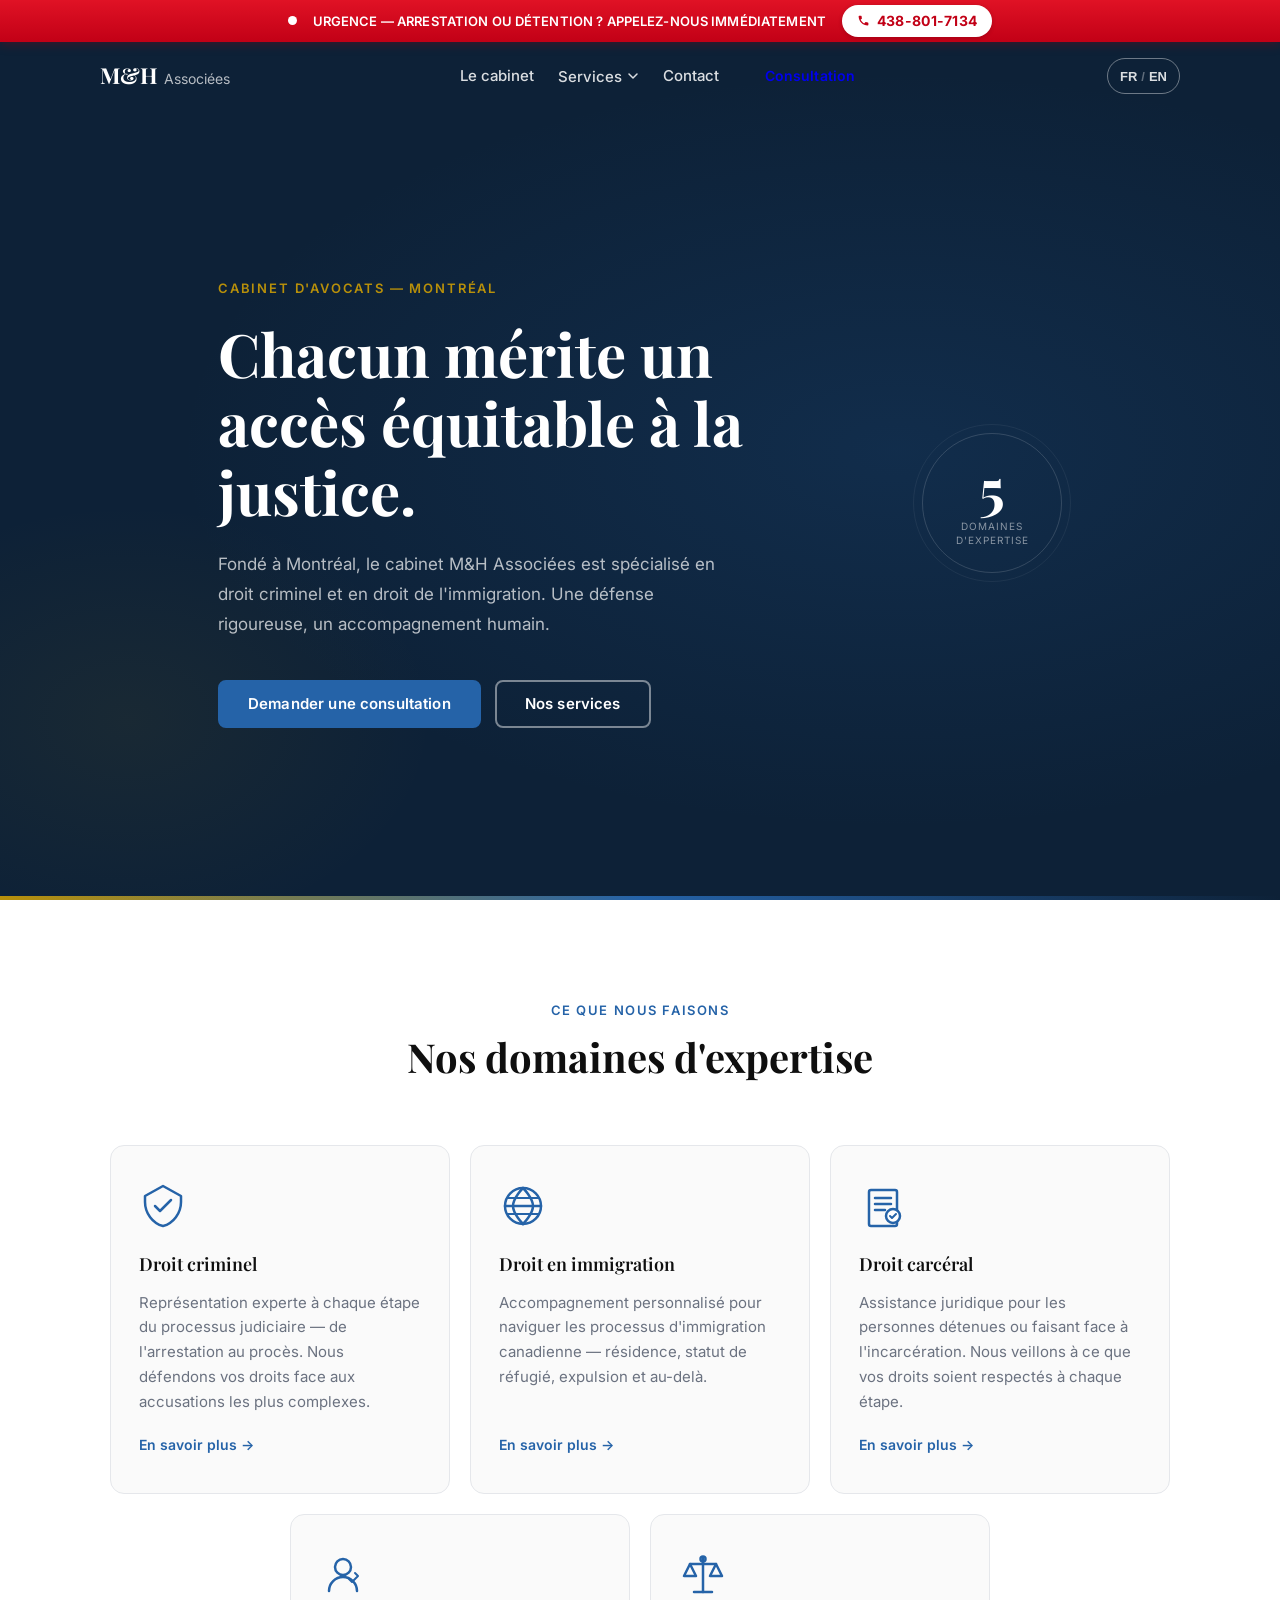
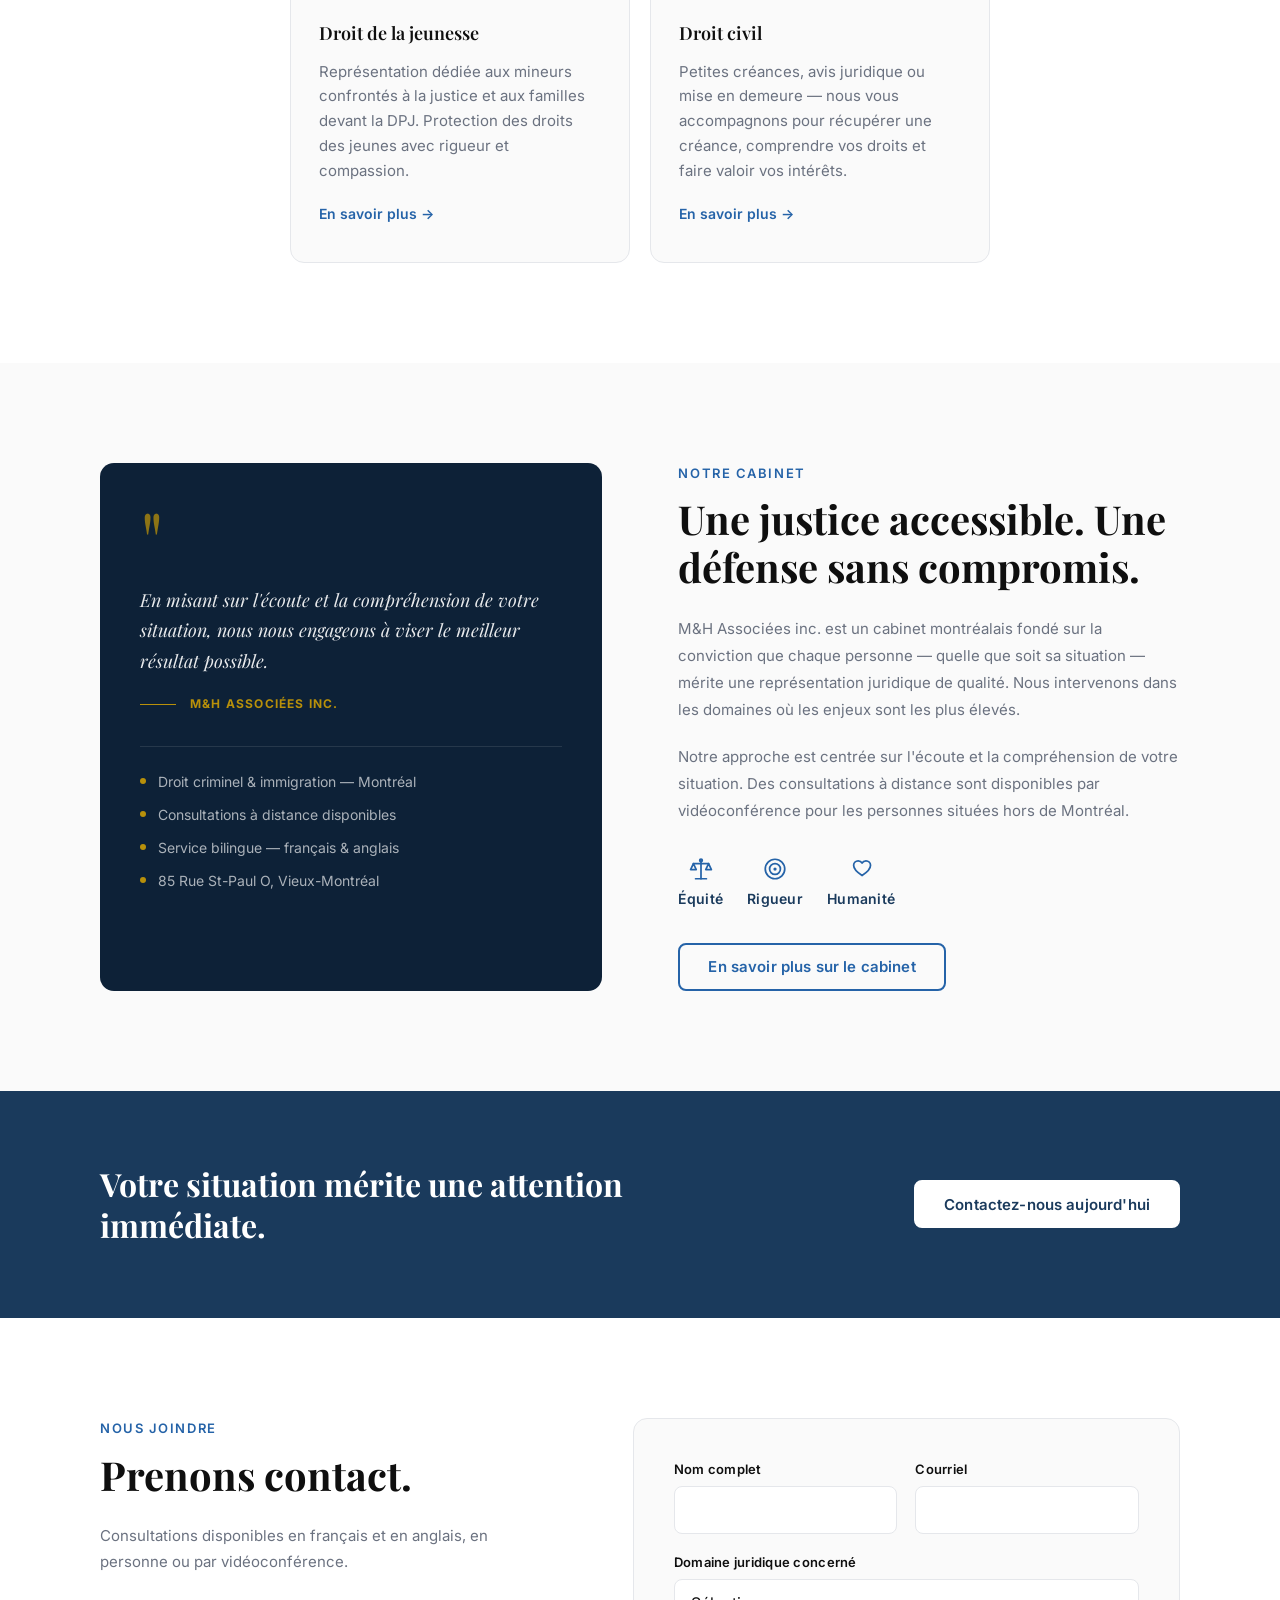
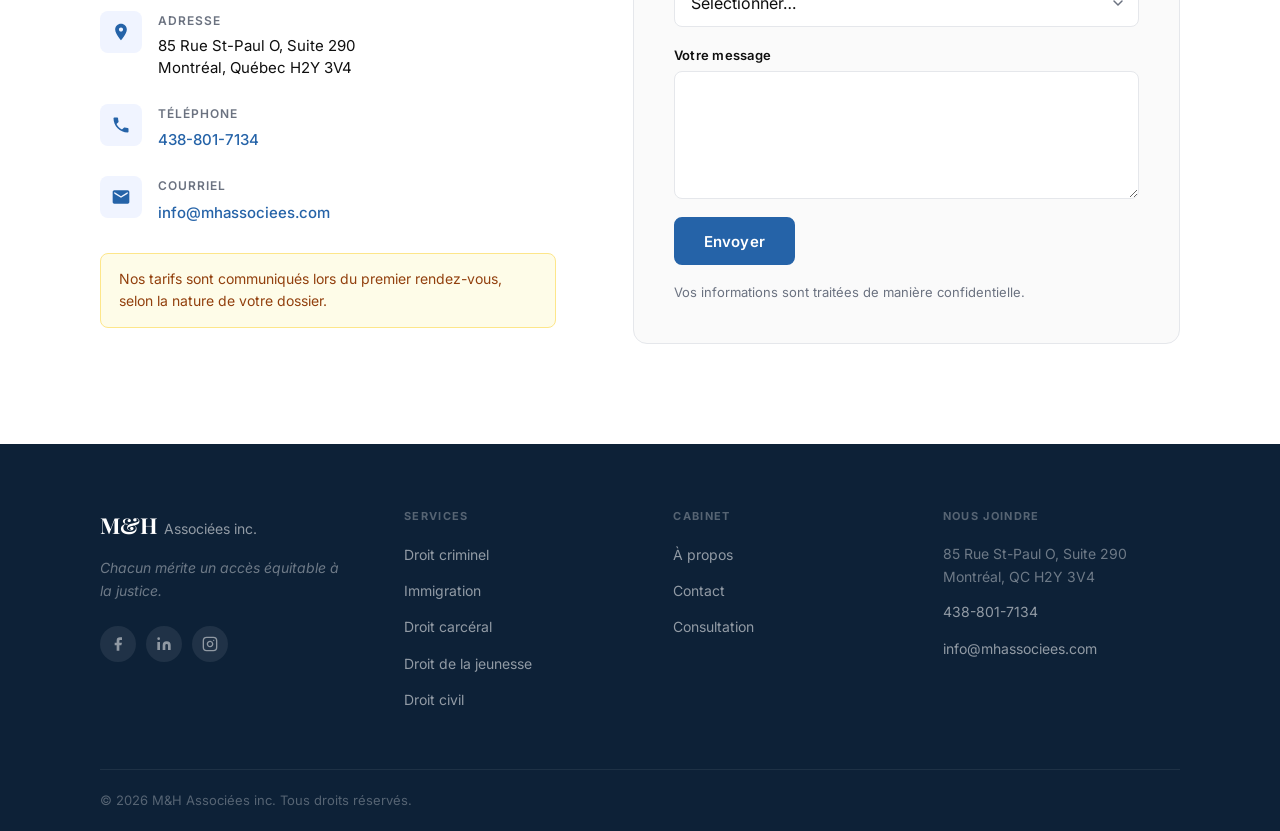
<file: index.html>
<!DOCTYPE html>
<html lang="fr">
<head>
  <meta charset="UTF-8" />
  <meta name="viewport" content="width=device-width, initial-scale=1.0" />
  <title>Avocats à Montréal | Montreal Lawyers — M&amp;H Associées inc.</title>
  <meta name="description" content="Cabinet d'avocats à Montréal (Vieux-Montréal) : droit criminel et pénal, immigration, carcéral, jeunesse et civil. Montreal law firm — service bilingue. 438-801-7134." />
  <link rel="preconnect" href="https://fonts.googleapis.com" />
  <link rel="preconnect" href="https://fonts.gstatic.com" crossorigin />
  <link href="https://fonts.googleapis.com/css2?family=Inter:wght@300;400;500;600;700&family=Playfair+Display:wght@400;600;700&display=swap" rel="stylesheet" />
  <link rel="stylesheet" href="style.css?v=8" />
  <link rel="canonical" href="https://mhassociees.com/" />
  <meta name="robots" content="index, follow, max-image-preview:large" />
  <meta name="author" content="M&amp;H Associées inc." />
  <meta name="geo.region" content="CA-QC" />
  <meta name="geo.placename" content="Montréal" />
  <meta name="geo.position" content="45.5046;-73.5558" />
  <meta name="ICBM" content="45.5046, -73.5558" />
  <meta property="og:type" content="website" />
  <meta property="og:site_name" content="M&amp;H Associées inc." />
  <meta property="og:locale" content="fr_CA" />
  <meta property="og:locale:alternate" content="en_CA" />
  <meta property="og:title" content="Avocats à Montréal | Montreal Lawyers — M&amp;H Associées inc." />
  <meta property="og:description" content="Cabinet d'avocats à Montréal (Vieux-Montréal) : droit criminel et pénal, immigration, carcéral, jeunesse et civil. Montreal law firm — service bilingue. 438-801-7134." />
  <meta property="og:url" content="https://mhassociees.com/" />
  <meta name="twitter:card" content="summary" />
  <meta name="twitter:title" content="Avocats à Montréal | Montreal Lawyers — M&amp;H Associées inc." />
  <meta name="twitter:description" content="Cabinet d'avocats à Montréal (Vieux-Montréal) : droit criminel et pénal, immigration, carcéral, jeunesse et civil. Montreal law firm — service bilingue. 438-801-7134." />
  <script type="application/ld+json">{"@context":"https://schema.org","@type":"LegalService","@id":"https://mhassociees.com/#legalservice","name":"M&H Associées inc.","alternateName":"Cabinet M&H Associées","description":"Cabinet d'avocats à Montréal : droit criminel et pénal, immigration, carcéral, jeunesse et civil. Montreal law firm.","url":"https://mhassociees.com/","telephone":"+14388017134","email":"info@mhassociees.com","address":{"@type":"PostalAddress","streetAddress":"85 Rue St-Paul Ouest, Suite 290","addressLocality":"Montréal","addressRegion":"QC","postalCode":"H2Y 3V4","addressCountry":"CA"},"geo":{"@type":"GeoCoordinates","latitude":45.5046,"longitude":-73.5558},"areaServed":[{"@type":"City","name":"Montréal"},{"@type":"AdministrativeArea","name":"Québec"}],"availableLanguage":["fr-CA","en-CA"],"knowsLanguage":["fr-CA","en-CA"],"knowsAbout":["Droit criminel","Droit pénal","Droit de l'immigration","Droit carcéral","Droit de la jeunesse","Droit civil","Criminal law","Immigration law","Civil law"]}</script>
</head>
<body>

  <div class="emergency-banner">
    <div class="container emergency-inner">
      <span class="emergency-pulse" aria-hidden="true"></span>
      <span class="emergency-text emergency-text-full">
        <span class="fr">Urgence — arrestation ou détention&nbsp;? Appelez-nous immédiatement</span>
        <span class="en hidden">Emergency — under arrest or detained? Call us right away</span>
      </span>
      <span class="emergency-text emergency-text-short">
        <span class="fr">Urgence 24/7</span>
        <span class="en hidden">24/7 Emergency</span>
      </span>
      <a href="tel:4388017134" class="emergency-phone">438-801-7134</a>
    </div>
  </div>

  <header class="nav" id="nav">
    <div class="nav-inner container">
      <a href="index.html" class="logo">
        <span class="logo-mh">M&amp;H</span>
        <span class="logo-assoc">Associées</span>
      </a>
      <nav class="nav-links" id="nav-links">
        <a href="le-cabinet.html"><span class="fr">Le cabinet</span><span class="en hidden">About</span></a>
        <div class="dropdown">
          <button class="dropdown-btn">
            <span class="fr">Services</span><span class="en hidden">Services</span>
            <svg class="chevron" width="12" height="12" viewBox="0 0 12 12" fill="none"><path d="M2 4l4 4 4-4" stroke="currentColor" stroke-width="1.5" stroke-linecap="round" stroke-linejoin="round"/></svg>
          </button>
          <div class="dropdown-menu">
            <a href="droit-criminel.html"><span class="fr">Droit criminel</span><span class="en hidden">Criminal Law</span></a>
            <a href="droit-immigration.html"><span class="fr">Droit en immigration</span><span class="en hidden">Immigration Law</span></a>
            <a href="droit-carceral.html"><span class="fr">Droit carcéral</span><span class="en hidden">Carceral Law</span></a>
            <a href="droit-jeunesse.html"><span class="fr">Droit de la jeunesse</span><span class="en hidden">Youth Law</span></a>
            <a href="droit-civil.html"><span class="fr">Droit civil</span><span class="en hidden">Civil Law</span></a>
          </div>
        </div>
        <a href="contact.html"><span class="fr">Contact</span><span class="en hidden">Contact</span></a>
        <a href="contact.html" class="btn btn-sm"><span class="fr">Consultation</span><span class="en hidden">Consultation</span></a>
      </nav>
      <div class="nav-right">
        <button class="lang-toggle" id="lang-toggle" aria-label="Toggle language">
          <span class="lang-fr">FR</span><span class="lang-sep">/</span><span class="lang-en">EN</span>
        </button>
        <button class="hamburger" id="hamburger" aria-label="Menu">
          <span></span><span></span><span></span>
        </button>
      </div>
    </div>
  </header>

  <section class="hero" id="hero">
    <div class="container hero-inner">
      <div class="hero-text">
        <p class="hero-eyebrow fr">Cabinet d'avocats — Montréal</p>
        <p class="hero-eyebrow en hidden">Law Firm — Montréal</p>
        <h1 class="hero-title">
          <span class="fr">Chacun mérite un accès équitable à la justice.</span>
          <span class="en hidden">Everyone deserves equitable access to justice.</span>
        </h1>
        <p class="hero-sub">
          <span class="fr">Fondé à Montréal, le cabinet M&H Associées est spécialisé en droit criminel et en droit de l'immigration. Une défense rigoureuse, un accompagnement humain.</span>
          <span class="en hidden">Founded in Montreal, M&H Associées specializes in criminal and immigration law. Rigorous defence, human support at every step.</span>
        </p>
        <div class="hero-ctas">
          <a href="contact.html" class="btn btn-primary"><span class="fr">Demander une consultation</span><span class="en hidden">Request a Consultation</span></a>
          <a href="#services" class="btn btn-ghost"><span class="fr">Nos services</span><span class="en hidden">Our Services</span></a>
        </div>
      </div>
      <div class="hero-badge">
        <div class="badge-inner">
          <p class="badge-num">5</p>
          <p class="badge-label fr">domaines<br>d'expertise</p>
          <p class="badge-label en hidden">areas of<br>expertise</p>
        </div>
      </div>
    </div>
    <div class="hero-bar"></div>
  </section>

  <section class="services" id="services">
    <div class="container">
      <div class="section-header">
        <p class="section-eyebrow fr">Ce que nous faisons</p>
        <p class="section-eyebrow en hidden">What we do</p>
        <h2 class="section-title">
          <span class="fr">Nos domaines d'expertise</span>
          <span class="en hidden">Our Areas of Expertise</span>
        </h2>
      </div>
      <div class="services-grid">

        <div class="service-card">
          <div class="service-icon">
            <svg viewBox="0 0 48 48" fill="none"><path d="M24 4L6 14v6c0 11.1 7.7 21.5 18 24 10.3-2.5 18-12.9 18-24v-6L24 4z" stroke="currentColor" stroke-width="2.5" stroke-linejoin="round"/><path d="M16 24l5 5 11-11" stroke="currentColor" stroke-width="2.5" stroke-linecap="round" stroke-linejoin="round"/></svg>
          </div>
          <h3 class="service-title"><span class="fr">Droit criminel</span><span class="en hidden">Criminal Law</span></h3>
          <p class="service-desc">
            <span class="fr">Représentation experte à chaque étape du processus judiciaire — de l'arrestation au procès. Nous défendons vos droits face aux accusations les plus complexes.</span>
            <span class="en hidden">Expert representation at every stage — from arrest to trial. We defend your rights against even the most complex criminal charges.</span>
          </p>
          <a href="droit-criminel.html" class="service-link"><span class="fr">En savoir plus</span><span class="en hidden">Learn more</span> →</a>
        </div>

        <div class="service-card">
          <div class="service-icon">
            <svg viewBox="0 0 48 48" fill="none"><circle cx="24" cy="24" r="18" stroke="currentColor" stroke-width="2.5"/><path d="M24 6C24 6 14 16 14 24s10 18 10 18" stroke="currentColor" stroke-width="2.5" stroke-linecap="round"/><path d="M24 6c0 0 10 10 10 18s-10 18-10 18" stroke="currentColor" stroke-width="2.5" stroke-linecap="round"/><path d="M6 24h36" stroke="currentColor" stroke-width="2.5" stroke-linecap="round"/><path d="M8 16h32M8 32h32" stroke="currentColor" stroke-width="2" stroke-linecap="round"/></svg>
          </div>
          <h3 class="service-title"><span class="fr">Droit en immigration</span><span class="en hidden">Immigration Law</span></h3>
          <p class="service-desc">
            <span class="fr">Accompagnement personnalisé pour naviguer les processus d'immigration canadienne — résidence, statut de réfugié, expulsion et au-delà.</span>
            <span class="en hidden">Personalized guidance through Canadian immigration — residency, refugee status, deportation defence, and more.</span>
          </p>
          <a href="droit-immigration.html" class="service-link"><span class="fr">En savoir plus</span><span class="en hidden">Learn more</span> →</a>
        </div>

        <div class="service-card">
          <div class="service-icon">
            <svg viewBox="0 0 48 48" fill="none"><rect x="10" y="8" width="28" height="36" rx="2" stroke="currentColor" stroke-width="2.5"/><path d="M16 16h16M16 22h16M16 28h10" stroke="currentColor" stroke-width="2.5" stroke-linecap="round"/><circle cx="34" cy="34" r="7" fill="white" stroke="currentColor" stroke-width="2.5"/><path d="M31 34l2 2 4-4" stroke="currentColor" stroke-width="2" stroke-linecap="round" stroke-linejoin="round"/></svg>
          </div>
          <h3 class="service-title"><span class="fr">Droit carcéral</span><span class="en hidden">Carceral Law</span></h3>
          <p class="service-desc">
            <span class="fr">Assistance juridique pour les personnes détenues ou faisant face à l'incarcération. Nous veillons à ce que vos droits soient respectés à chaque étape.</span>
            <span class="en hidden">Legal assistance for those facing or experiencing incarceration. We ensure your rights are upheld at every stage of detention.</span>
          </p>
          <a href="droit-carceral.html" class="service-link"><span class="fr">En savoir plus</span><span class="en hidden">Learn more</span> →</a>
        </div>

        <div class="service-card">
          <div class="service-icon">
            <svg viewBox="0 0 48 48" fill="none"><path d="M24 8c-4.4 0-8 3.6-8 8s3.6 8 8 8 8-3.6 8-8-3.6-8-8-8z" stroke="currentColor" stroke-width="2.5"/><path d="M10 40c0-7.7 6.3-14 14-14s14 6.3 14 14" stroke="currentColor" stroke-width="2.5" stroke-linecap="round"/><path d="M36 22l3 3-6 6-3-3" stroke="currentColor" stroke-width="2" stroke-linecap="round" stroke-linejoin="round"/></svg>
          </div>
          <h3 class="service-title"><span class="fr">Droit de la jeunesse</span><span class="en hidden">Youth Law</span></h3>
          <p class="service-desc">
            <span class="fr">Représentation dédiée aux mineurs confrontés à la justice et aux familles devant la DPJ. Protection des droits des jeunes avec rigueur et compassion.</span>
            <span class="en hidden">Dedicated representation for minors in the justice system and families before the DPJ. Youth rights protected with rigour and compassion.</span>
          </p>
          <a href="droit-jeunesse.html" class="service-link"><span class="fr">En savoir plus</span><span class="en hidden">Learn more</span> →</a>
        </div>

        <div class="service-card">
          <div class="service-icon">
            <svg viewBox="0 0 48 48" fill="none"><path d="M24 7v34" stroke="currentColor" stroke-width="2.5" stroke-linecap="round"/><path d="M11 13h26" stroke="currentColor" stroke-width="2.5" stroke-linecap="round"/><circle cx="24" cy="8" r="2.5" stroke="currentColor" stroke-width="2.5"/><path d="M15 41h18" stroke="currentColor" stroke-width="2.5" stroke-linecap="round"/><path d="M11 13l-6 12h12l-6-12z" stroke="currentColor" stroke-width="2.5" stroke-linejoin="round"/><path d="M37 13l-6 12h12l-6-12z" stroke="currentColor" stroke-width="2.5" stroke-linejoin="round"/></svg>
          </div>
          <h3 class="service-title"><span class="fr">Droit civil</span><span class="en hidden">Civil Law</span></h3>
          <p class="service-desc">
            <span class="fr">Petites créances, avis juridique ou mise en demeure — nous vous accompagnons pour récupérer une créance, comprendre vos droits et faire valoir vos intérêts.</span>
            <span class="en hidden">Small claims, legal opinions, or formal notices — we help you recover a debt, understand your rights, and assert your interests.</span>
          </p>
          <a href="droit-civil.html" class="service-link"><span class="fr">En savoir plus</span><span class="en hidden">Learn more</span> →</a>
        </div>

      </div>
    </div>
  </section>

  <section class="about" id="about">
    <div class="container about-inner">
      <div class="about-panel">
        <div class="about-panel-quote">
          <span class="about-quote-mark">"</span>
          <p class="about-panel-text fr">En misant sur l'écoute et la compréhension de votre situation, nous nous engageons à viser le meilleur résultat possible.</p>
          <p class="about-panel-text en hidden">By prioritizing listening and understanding your situation, we commit to the best possible outcome.</p>
          <div class="about-panel-sig">
            <div class="about-panel-line"></div>
            <span class="about-panel-firm">M&amp;H Associées inc.</span>
          </div>
        </div>
        <div class="about-panel-items">
          <div class="about-panel-item"><div class="api-dot"></div><span class="fr">Droit criminel &amp; immigration — Montréal</span><span class="en hidden">Criminal &amp; immigration law — Montreal</span></div>
          <div class="about-panel-item"><div class="api-dot"></div><span class="fr">Consultations à distance disponibles</span><span class="en hidden">Remote consultations available</span></div>
          <div class="about-panel-item"><div class="api-dot"></div><span class="fr">Service bilingue — français &amp; anglais</span><span class="en hidden">Bilingual service — French &amp; English</span></div>
          <div class="about-panel-item"><div class="api-dot"></div><span class="fr">85 Rue St-Paul O, Vieux-Montréal</span><span class="en hidden">85 Rue St-Paul O, Old Montreal</span></div>
        </div>
      </div>
      <div class="about-text">
        <p class="section-eyebrow fr">Notre cabinet</p>
        <p class="section-eyebrow en hidden">Our firm</p>
        <h2 class="section-title">
          <span class="fr">Une justice accessible. Une défense sans compromis.</span>
          <span class="en hidden">Accessible justice. Uncompromising defence.</span>
        </h2>
        <p class="about-body">
          <span class="fr">M&H Associées inc. est un cabinet montréalais fondé sur la conviction que chaque personne — quelle que soit sa situation — mérite une représentation juridique de qualité. Nous intervenons dans les domaines où les enjeux sont les plus élevés.</span>
          <span class="en hidden">M&H Associées inc. is a Montreal firm built on the conviction that every person — regardless of their circumstances — deserves quality legal representation. We work in the areas where stakes are highest.</span>
        </p>
        <p class="about-body">
          <span class="fr">Notre approche est centrée sur l'écoute et la compréhension de votre situation. Des consultations à distance sont disponibles par vidéoconférence pour les personnes situées hors de Montréal.</span>
          <span class="en hidden">Our approach is centred on listening and understanding your situation. Remote consultations are available via videoconference for those outside Montreal.</span>
        </p>
        <div class="about-values">
          <div class="value"><span class="value-icon"><svg viewBox="0 0 24 24" fill="none" stroke="currentColor" stroke-width="1.6" stroke-linecap="round" stroke-linejoin="round"><path d="M12 4v17"/><path d="M7 21h10"/><path d="M5 7h14"/><circle cx="12" cy="4" r="1.2"/><path d="M5 7l-2.6 5.5h5.2L5 7z"/><path d="M19 7l-2.6 5.5h5.2L19 7z"/></svg></span><span class="fr">Équité</span><span class="en hidden">Equity</span></div>
          <div class="value"><span class="value-icon"><svg viewBox="0 0 24 24" fill="none" stroke="currentColor" stroke-width="1.6"><circle cx="12" cy="12" r="9"/><circle cx="12" cy="12" r="5"/><circle cx="12" cy="12" r="1.5" fill="currentColor" stroke="none"/></svg></span><span class="fr">Rigueur</span><span class="en hidden">Rigour</span></div>
          <div class="value"><span class="value-icon"><svg viewBox="0 0 24 24" fill="none" stroke="currentColor" stroke-width="1.6" stroke-linecap="round" stroke-linejoin="round"><path d="M20.8 8.6c0-2.3-1.9-4.1-4.2-4.1-1.5 0-2.9.8-3.6 2-.7-1.2-2.1-2-3.6-2C7.1 4.5 5.2 6.3 5.2 8.6c0 4.5 7.8 9.4 7.8 9.4s7.8-4.9 7.8-9.4z"/></svg></span><span class="fr">Humanité</span><span class="en hidden">Humanity</span></div>
        </div>
        <a href="le-cabinet.html" class="btn btn-outline" style="margin-top:32px;display:inline-flex;">
          <span class="fr">En savoir plus sur le cabinet</span><span class="en hidden">Learn more about the firm</span>
        </a>
      </div>
    </div>
  </section>

  <section class="cta-band">
    <div class="container cta-inner">
      <h2 class="cta-title">
        <span class="fr">Votre situation mérite une attention immédiate.</span>
        <span class="en hidden">Your situation deserves immediate attention.</span>
      </h2>
      <a href="contact.html" class="btn btn-primary-light"><span class="fr">Contactez-nous aujourd'hui</span><span class="en hidden">Contact us today</span></a>
    </div>
  </section>

  <section class="contact" id="contact">
    <div class="container contact-inner">
      <div class="contact-info">
        <p class="section-eyebrow fr">Nous joindre</p>
        <p class="section-eyebrow en hidden">Get in touch</p>
        <h2 class="section-title">
          <span class="fr">Prenons contact.</span>
          <span class="en hidden">Let's talk.</span>
        </h2>
        <p class="contact-sub">
          <span class="fr">Consultations disponibles en français et en anglais, en personne ou par vidéoconférence.</span>
          <span class="en hidden">Consultations available in French and English, in person or by videoconference.</span>
        </p>
        <div class="contact-details">
          <div class="contact-item">
            <div class="contact-icon"><svg viewBox="0 0 24 24" fill="none"><path d="M12 2C8.13 2 5 5.13 5 9c0 5.25 7 13 7 13s7-7.75 7-13c0-3.87-3.13-7-7-7zm0 9.5c-1.38 0-2.5-1.12-2.5-2.5s1.12-2.5 2.5-2.5 2.5 1.12 2.5 2.5-1.12 2.5-2.5 2.5z" fill="currentColor"/></svg></div>
            <div>
              <p class="contact-label fr">Adresse</p><p class="contact-label en hidden">Address</p>
              <p class="contact-value">85 Rue St-Paul O, Suite 290<br>Montréal, Québec H2Y 3V4</p>
            </div>
          </div>
          <div class="contact-item">
            <div class="contact-icon"><svg viewBox="0 0 24 24" fill="none"><path d="M6.62 10.79c1.44 2.83 3.76 5.14 6.59 6.59l2.2-2.2c.27-.27.67-.36 1.02-.24 1.12.37 2.33.57 3.57.57.55 0 1 .45 1 1V20c0 .55-.45 1-1 1-9.39 0-17-7.61-17-17 0-.55.45-1 1-1h3.5c.55 0 1 .45 1 1 0 1.25.2 2.45.57 3.57.11.35.03.74-.25 1.02l-2.2 2.2z" fill="currentColor"/></svg></div>
            <div>
              <p class="contact-label fr">Téléphone</p><p class="contact-label en hidden">Phone</p>
              <a href="tel:4388017134" class="contact-value contact-link">438-801-7134</a>
            </div>
          </div>
          <div class="contact-item">
            <div class="contact-icon"><svg viewBox="0 0 24 24" fill="none"><path d="M20 4H4c-1.1 0-2 .9-2 2v12c0 1.1.9 2 2 2h16c1.1 0 2-.9 2-2V6c0-1.1-.9-2-2-2zm0 4l-8 5-8-5V6l8 5 8-5v2z" fill="currentColor"/></svg></div>
            <div>
              <p class="contact-label fr">Courriel</p><p class="contact-label en hidden">Email</p>
              <a href="mailto:info@mhassociees.com" class="contact-value contact-link">info@mhassociees.com</a>
            </div>
          </div>
        </div>
        <p class="pricing-note fr">Nos tarifs sont communiqués lors du premier rendez-vous, selon la nature de votre dossier.</p>
        <p class="pricing-note en hidden">Our rates are discussed at the initial consultation based on the nature of your case.</p>
      </div>
      <form class="contact-form" id="contact-form" action="https://formsubmit.co/info@mhassociees.com" method="POST">
        <div class="form-row">
          <div class="form-group">
            <label for="name"><span class="fr">Nom complet</span><span class="en hidden">Full name</span></label>
            <input type="text" id="name" name="name" required autocomplete="name" />
          </div>
          <div class="form-group">
            <label for="email"><span class="fr">Courriel</span><span class="en hidden">Email</span></label>
            <input type="email" id="email" name="email" required autocomplete="email" />
          </div>
        </div>
        <div class="form-group">
          <label for="subject"><span class="fr">Domaine juridique concerné</span><span class="en hidden">Area of law</span></label>
          <select id="subject" name="subject" required>
            <option value="" disabled selected></option>
            <option value="criminel"></option>
            <option value="immigration"></option>
            <option value="carceral"></option>
            <option value="jeunesse"></option>
            <option value="civil"></option>
            <option value="autre"></option>
          </select>
        </div>
        <div class="form-group">
          <label for="message"><span class="fr">Votre message</span><span class="en hidden">Your message</span></label>
          <textarea id="message" name="message" rows="5" required></textarea>
        </div>
        <input type="hidden" name="_subject" value="Nouvelle demande — site M&amp;H Associées inc." />
        <input type="hidden" name="_template" value="table" />
        <input type="text" name="_honey" tabindex="-1" autocomplete="off" aria-hidden="true" style="position:absolute;left:-9999px;width:1px;height:1px;opacity:0;" />
        <button type="submit" class="btn btn-primary form-submit">
          <span class="fr">Envoyer</span><span class="en hidden">Send</span>
        </button>
        <p class="form-note fr">Vos informations sont traitées de manière confidentielle.</p>
        <p class="form-note en hidden">Your information is handled with complete confidentiality.</p>
      </form>
    </div>
  </section>

  <footer class="footer">
    <div class="container">
      <div class="footer-top">
        <div class="footer-brand">
          <div class="footer-logo"><span class="logo-mh">M&amp;H</span><span class="logo-assoc">Associées inc.</span></div>
          <p class="footer-tagline fr">Chacun mérite un accès équitable à la justice.</p>
          <p class="footer-tagline en hidden">Everyone deserves equitable access to justice.</p>
          <div class="footer-social">
            <a href="#" class="social-link" aria-label="Facebook"><svg viewBox="0 0 24 24" fill="currentColor"><path d="M18 2h-3a5 5 0 0 0-5 5v3H7v4h3v8h4v-8h3l1-4h-4V7a1 1 0 0 1 1-1h3z"/></svg></a>
            <a href="#" class="social-link" aria-label="LinkedIn"><svg viewBox="0 0 24 24" fill="currentColor"><path d="M16 8a6 6 0 0 1 6 6v7h-4v-7a2 2 0 0 0-2-2 2 2 0 0 0-2 2v7h-4v-7a6 6 0 0 1 6-6zM2 9h4v12H2z"/><circle cx="4" cy="4" r="2"/></svg></a>
            <a href="#" class="social-link" aria-label="Instagram"><svg viewBox="0 0 24 24" fill="none" stroke="currentColor" stroke-width="2" stroke-linecap="round" stroke-linejoin="round"><rect x="2" y="2" width="20" height="20" rx="5" ry="5"/><path d="M16 11.37A4 4 0 1 1 12.63 8 4 4 0 0 1 16 11.37z"/><line x1="17.5" y1="6.5" x2="17.51" y2="6.5"/></svg></a>
          </div>
        </div>
        <div class="footer-cols">
          <div class="footer-col">
            <p class="footer-col-title fr">Services</p>
            <p class="footer-col-title en hidden">Services</p>
            <a href="droit-criminel.html"><span class="fr">Droit criminel</span><span class="en hidden">Criminal Law</span></a>
            <a href="droit-immigration.html"><span class="fr">Immigration</span><span class="en hidden">Immigration</span></a>
            <a href="droit-carceral.html"><span class="fr">Droit carcéral</span><span class="en hidden">Carceral Law</span></a>
            <a href="droit-jeunesse.html"><span class="fr">Droit de la jeunesse</span><span class="en hidden">Youth Law</span></a>
            <a href="droit-civil.html"><span class="fr">Droit civil</span><span class="en hidden">Civil Law</span></a>
          </div>
          <div class="footer-col">
            <p class="footer-col-title fr">Cabinet</p>
            <p class="footer-col-title en hidden">Firm</p>
            <a href="le-cabinet.html"><span class="fr">À propos</span><span class="en hidden">About</span></a>
            <a href="contact.html"><span class="fr">Contact</span><span class="en hidden">Contact</span></a>
            <a href="contact.html"><span class="fr">Consultation</span><span class="en hidden">Consultation</span></a>
          </div>
          <div class="footer-col">
            <p class="footer-col-title fr">Nous joindre</p>
            <p class="footer-col-title en hidden">Reach us</p>
            <p class="footer-addr">85 Rue St-Paul O, Suite 290<br>Montréal, QC H2Y 3V4</p>
            <a href="tel:4388017134" class="footer-addr">438-801-7134</a>
            <a href="mailto:info@mhassociees.com" class="footer-addr">info@mhassociees.com</a>
          </div>
        </div>
      </div>
      <div class="footer-bottom">
        <p class="footer-copy">© 2026 M&amp;H Associées inc. <span class="fr">Tous droits réservés.</span><span class="en hidden">All rights reserved.</span></p>
      </div>
    </div>
  </footer>

  <script src="script.js?v=8"></script>
</body>
</html>
</file>
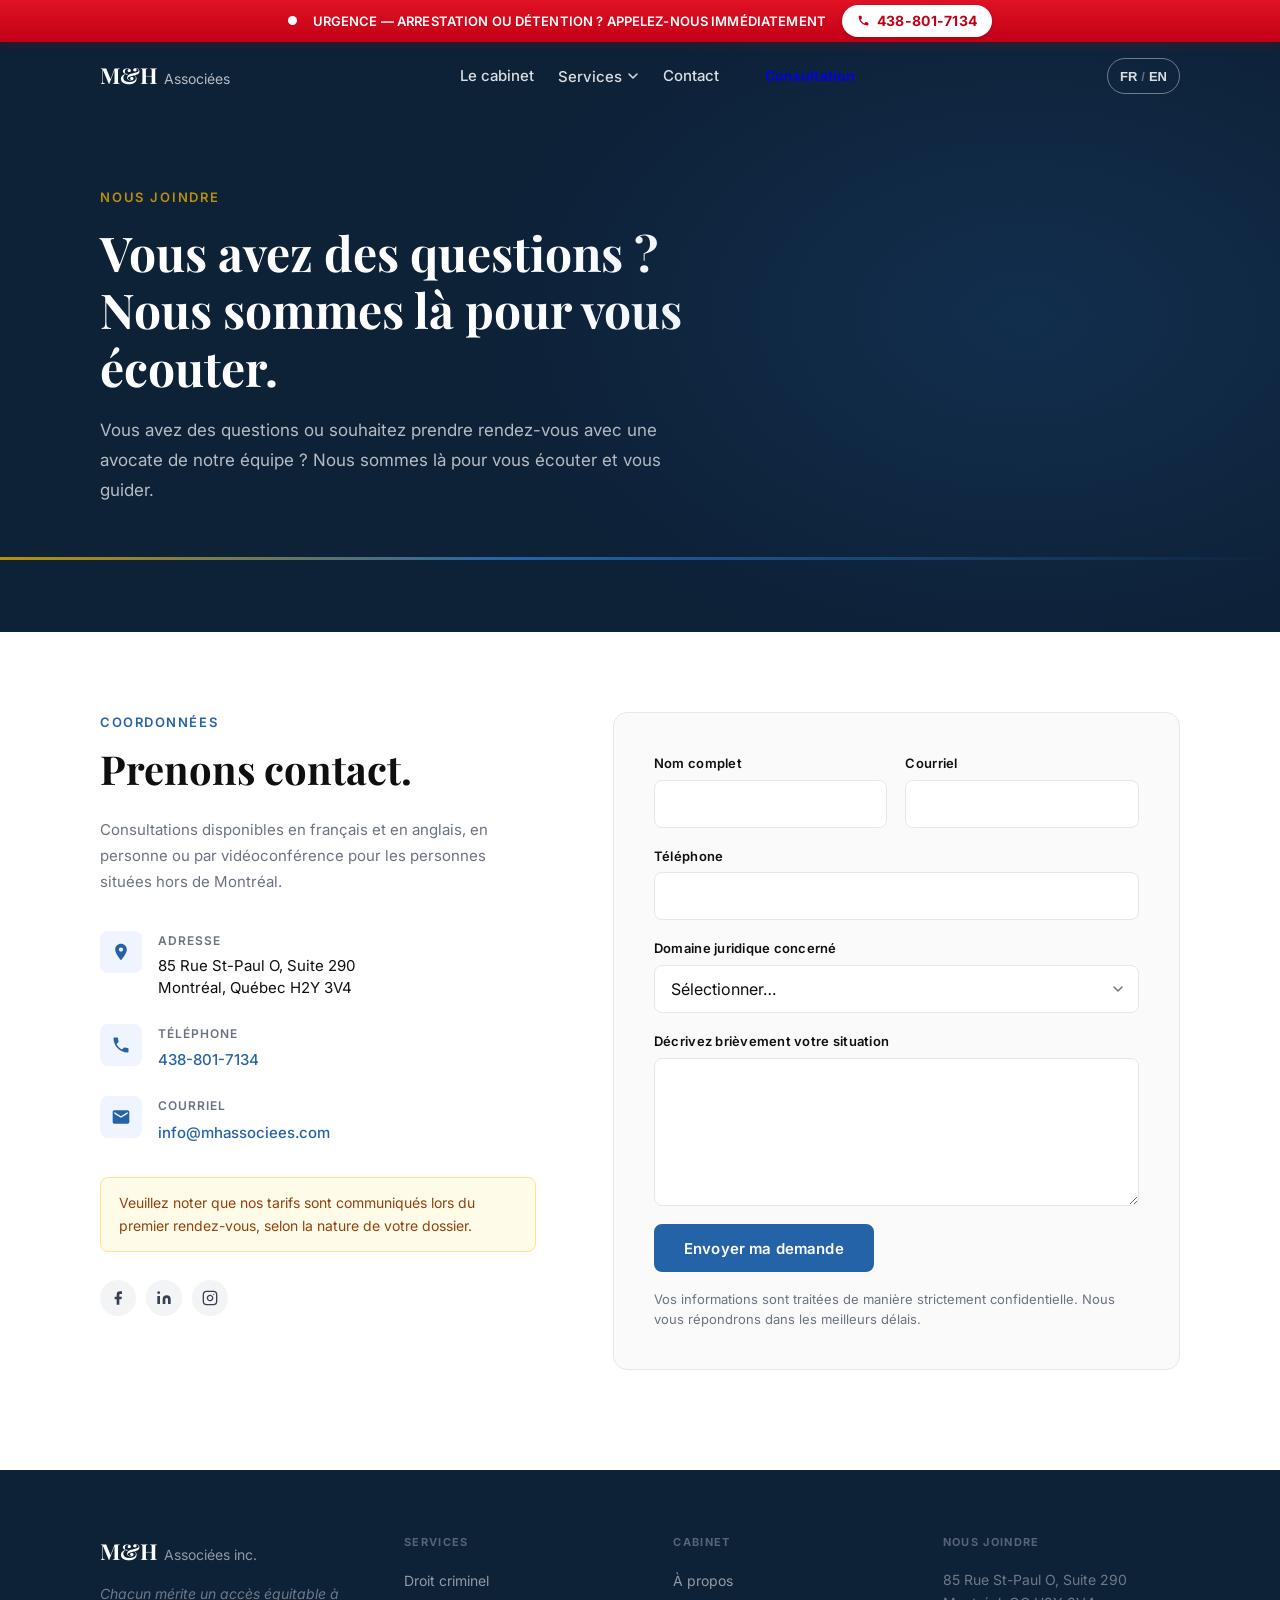
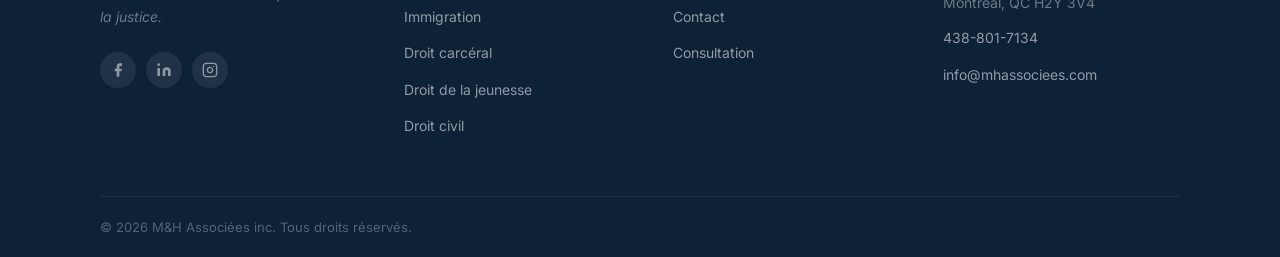
<file: contact.html>
<!DOCTYPE html>
<html lang="fr">
<head>
  <meta charset="UTF-8" />
  <meta name="viewport" content="width=device-width, initial-scale=1.0" />
  <title>Contact — Avocats à Montréal | M&amp;H Associées inc.</title>
  <meta name="description" content="Contactez M&amp;H Associées inc., avocats à Montréal — 85 Rue St-Paul O, Suite 290. Tél. 438-801-7134, info@mhassociees.com. En personne ou par vidéoconférence." />
  <link rel="preconnect" href="https://fonts.googleapis.com" />
  <link rel="preconnect" href="https://fonts.gstatic.com" crossorigin />
  <link href="https://fonts.googleapis.com/css2?family=Inter:wght@300;400;500;600;700&family=Playfair+Display:wght@400;600;700&display=swap" rel="stylesheet" />
  <link rel="stylesheet" href="style.css?v=8" />
  <link rel="canonical" href="https://mhassociees.com/contact.html" />
  <meta name="robots" content="index, follow, max-image-preview:large" />
  <meta name="author" content="M&amp;H Associées inc." />
  <meta name="geo.region" content="CA-QC" />
  <meta name="geo.placename" content="Montréal" />
  <meta name="geo.position" content="45.5046;-73.5558" />
  <meta name="ICBM" content="45.5046, -73.5558" />
  <meta property="og:type" content="website" />
  <meta property="og:site_name" content="M&amp;H Associées inc." />
  <meta property="og:locale" content="fr_CA" />
  <meta property="og:locale:alternate" content="en_CA" />
  <meta property="og:title" content="Contact — Avocats à Montréal | M&amp;H Associées inc." />
  <meta property="og:description" content="Contactez M&amp;H Associées inc., avocats à Montréal — 85 Rue St-Paul O, Suite 290. Tél. 438-801-7134, info@mhassociees.com. En personne ou par vidéoconférence." />
  <meta property="og:url" content="https://mhassociees.com/contact.html" />
  <meta name="twitter:card" content="summary" />
  <meta name="twitter:title" content="Contact — Avocats à Montréal | M&amp;H Associées inc." />
  <meta name="twitter:description" content="Contactez M&amp;H Associées inc., avocats à Montréal — 85 Rue St-Paul O, Suite 290. Tél. 438-801-7134, info@mhassociees.com. En personne ou par vidéoconférence." />
  <script type="application/ld+json">{"@context":"https://schema.org","@type":"LegalService","@id":"https://mhassociees.com/#legalservice","name":"M&H Associées inc.","alternateName":"Cabinet M&H Associées","description":"Cabinet d'avocats à Montréal : droit criminel et pénal, immigration, carcéral, jeunesse et civil. Montreal law firm.","url":"https://mhassociees.com/","telephone":"+14388017134","email":"info@mhassociees.com","address":{"@type":"PostalAddress","streetAddress":"85 Rue St-Paul Ouest, Suite 290","addressLocality":"Montréal","addressRegion":"QC","postalCode":"H2Y 3V4","addressCountry":"CA"},"geo":{"@type":"GeoCoordinates","latitude":45.5046,"longitude":-73.5558},"areaServed":[{"@type":"City","name":"Montréal"},{"@type":"AdministrativeArea","name":"Québec"}],"availableLanguage":["fr-CA","en-CA"],"knowsLanguage":["fr-CA","en-CA"],"knowsAbout":["Droit criminel","Droit pénal","Droit de l'immigration","Droit carcéral","Droit de la jeunesse","Droit civil","Criminal law","Immigration law","Civil law"]}</script>
  <script type="application/ld+json">{"@context":"https://schema.org","@type":"BreadcrumbList","itemListElement":[{"@type":"ListItem","position":1,"name":"Accueil","item":"https://mhassociees.com/"},{"@type":"ListItem","position":2,"name":"Contact","item":"https://mhassociees.com/contact.html"}]}</script>
</head>
<body>

  <div class="emergency-banner">
    <div class="container emergency-inner">
      <span class="emergency-pulse" aria-hidden="true"></span>
      <span class="emergency-text emergency-text-full">
        <span class="fr">Urgence — arrestation ou détention&nbsp;? Appelez-nous immédiatement</span>
        <span class="en hidden">Emergency — under arrest or detained? Call us right away</span>
      </span>
      <span class="emergency-text emergency-text-short">
        <span class="fr">Urgence 24/7</span>
        <span class="en hidden">24/7 Emergency</span>
      </span>
      <a href="tel:4388017134" class="emergency-phone">438-801-7134</a>
    </div>
  </div>

  <header class="nav" id="nav">
    <div class="nav-inner container">
      <a href="index.html" class="logo"><span class="logo-mh">M&amp;H</span><span class="logo-assoc">Associées</span></a>
      <nav class="nav-links" id="nav-links">
        <a href="le-cabinet.html"><span class="fr">Le cabinet</span><span class="en hidden">About</span></a>
        <div class="dropdown">
          <button class="dropdown-btn"><span class="fr">Services</span><span class="en hidden">Services</span><svg class="chevron" width="12" height="12" viewBox="0 0 12 12" fill="none"><path d="M2 4l4 4 4-4" stroke="currentColor" stroke-width="1.5" stroke-linecap="round" stroke-linejoin="round"/></svg></button>
          <div class="dropdown-menu">
            <a href="droit-criminel.html"><span class="fr">Droit criminel</span><span class="en hidden">Criminal Law</span></a>
            <a href="droit-immigration.html"><span class="fr">Droit en immigration</span><span class="en hidden">Immigration Law</span></a>
            <a href="droit-carceral.html"><span class="fr">Droit carcéral</span><span class="en hidden">Carceral Law</span></a>
            <a href="droit-jeunesse.html"><span class="fr">Droit de la jeunesse</span><span class="en hidden">Youth Law</span></a>
            <a href="droit-civil.html"><span class="fr">Droit civil</span><span class="en hidden">Civil Law</span></a>
          </div>
        </div>
        <a href="contact.html"><span class="fr">Contact</span><span class="en hidden">Contact</span></a>
        <a href="contact.html" class="btn btn-sm"><span class="fr">Consultation</span><span class="en hidden">Consultation</span></a>
      </nav>
      <div class="nav-right">
        <button class="lang-toggle" id="lang-toggle" aria-label="Toggle language"><span class="lang-fr">FR</span><span class="lang-sep">/</span><span class="lang-en">EN</span></button>
        <button class="hamburger" id="hamburger" aria-label="Menu"><span></span><span></span><span></span></button>
      </div>
    </div>
  </header>

  <section class="page-hero">
    <div class="container">
      <p class="hero-eyebrow fr">Nous joindre</p>
      <p class="hero-eyebrow en hidden">Get in touch</p>
      <h1 class="page-hero-title">
        <span class="fr">Vous avez des questions ? Nous sommes là pour vous écouter.</span>
        <span class="en hidden">Have questions? We're here to listen.</span>
      </h1>
      <p class="page-hero-sub">
        <span class="fr">Vous avez des questions ou souhaitez prendre rendez-vous avec une avocate de notre équipe ? Nous sommes là pour vous écouter et vous guider.</span>
        <span class="en hidden">Do you have questions or would you like to schedule an appointment with one of our lawyers? We are here to listen and guide you.</span>
      </p>
    </div>
    <div class="page-hero-bar"></div>
  </section>

  <section class="contact-page">
    <div class="container contact-page-inner">

      <div class="contact-info-full">
        <p class="section-eyebrow fr">Coordonnées</p>
        <p class="section-eyebrow en hidden">Contact details</p>
        <h2 class="section-title">
          <span class="fr">Prenons contact.</span>
          <span class="en hidden">Let's talk.</span>
        </h2>
        <p class="contact-sub">
          <span class="fr">Consultations disponibles en français et en anglais, en personne ou par vidéoconférence pour les personnes situées hors de Montréal.</span>
          <span class="en hidden">Consultations available in French and English, in person or by videoconference for those outside Montreal.</span>
        </p>

        <div class="contact-details">
          <div class="contact-item">
            <div class="contact-icon"><svg viewBox="0 0 24 24" fill="none"><path d="M12 2C8.13 2 5 5.13 5 9c0 5.25 7 13 7 13s7-7.75 7-13c0-3.87-3.13-7-7-7zm0 9.5c-1.38 0-2.5-1.12-2.5-2.5s1.12-2.5 2.5-2.5 2.5 1.12 2.5 2.5-1.12 2.5-2.5 2.5z" fill="currentColor"/></svg></div>
            <div>
              <p class="contact-label fr">Adresse</p><p class="contact-label en hidden">Address</p>
              <p class="contact-value">85 Rue St-Paul O, Suite 290<br>Montréal, Québec H2Y 3V4</p>
            </div>
          </div>
          <div class="contact-item">
            <div class="contact-icon"><svg viewBox="0 0 24 24" fill="none"><path d="M6.62 10.79c1.44 2.83 3.76 5.14 6.59 6.59l2.2-2.2c.27-.27.67-.36 1.02-.24 1.12.37 2.33.57 3.57.57.55 0 1 .45 1 1V20c0 .55-.45 1-1 1-9.39 0-17-7.61-17-17 0-.55.45-1 1-1h3.5c.55 0 1 .45 1 1 0 1.25.2 2.45.57 3.57.11.35.03.74-.25 1.02l-2.2 2.2z" fill="currentColor"/></svg></div>
            <div>
              <p class="contact-label fr">Téléphone</p><p class="contact-label en hidden">Phone</p>
              <a href="tel:4388017134" class="contact-value contact-link">438-801-7134</a>
            </div>
          </div>
          <div class="contact-item">
            <div class="contact-icon"><svg viewBox="0 0 24 24" fill="none"><path d="M20 4H4c-1.1 0-2 .9-2 2v12c0 1.1.9 2 2 2h16c1.1 0 2-.9 2-2V6c0-1.1-.9-2-2-2zm0 4l-8 5-8-5V6l8 5 8-5v2z" fill="currentColor"/></svg></div>
            <div>
              <p class="contact-label fr">Courriel</p><p class="contact-label en hidden">Email</p>
              <a href="mailto:info@mhassociees.com" class="contact-value contact-link">info@mhassociees.com</a>
            </div>
          </div>
        </div>

        <p class="pricing-note fr" style="margin-top:32px;">Veuillez noter que nos tarifs sont communiqués lors du premier rendez-vous, selon la nature de votre dossier.</p>
        <p class="pricing-note en hidden" style="margin-top:32px;">Please note that our rates are communicated at the first appointment, based on the nature of your case.</p>

        <div class="footer-social" style="margin-top:28px;">
          <a href="#" class="social-link" aria-label="Facebook" style="background:#f3f4f6;color:#374151;"><svg viewBox="0 0 24 24" fill="currentColor"><path d="M18 2h-3a5 5 0 0 0-5 5v3H7v4h3v8h4v-8h3l1-4h-4V7a1 1 0 0 1 1-1h3z"/></svg></a>
          <a href="#" class="social-link" aria-label="LinkedIn" style="background:#f3f4f6;color:#374151;"><svg viewBox="0 0 24 24" fill="currentColor"><path d="M16 8a6 6 0 0 1 6 6v7h-4v-7a2 2 0 0 0-2-2 2 2 0 0 0-2 2v7h-4v-7a6 6 0 0 1 6-6zM2 9h4v12H2z"/><circle cx="4" cy="4" r="2"/></svg></a>
          <a href="#" class="social-link" aria-label="Instagram" style="background:#f3f4f6;color:#374151;"><svg viewBox="0 0 24 24" fill="none" stroke="currentColor" stroke-width="2" stroke-linecap="round" stroke-linejoin="round"><rect x="2" y="2" width="20" height="20" rx="5" ry="5"/><path d="M16 11.37A4 4 0 1 1 12.63 8 4 4 0 0 1 16 11.37z"/><line x1="17.5" y1="6.5" x2="17.51" y2="6.5"/></svg></a>
        </div>
      </div>

      <form class="contact-form" id="contact-form" action="https://formsubmit.co/info@mhassociees.com" method="POST">
        <div class="form-row">
          <div class="form-group">
            <label for="name"><span class="fr">Nom complet</span><span class="en hidden">Full name</span></label>
            <input type="text" id="name" name="name" required autocomplete="name" />
          </div>
          <div class="form-group">
            <label for="email"><span class="fr">Courriel</span><span class="en hidden">Email</span></label>
            <input type="email" id="email" name="email" required autocomplete="email" />
          </div>
        </div>
        <div class="form-group">
          <label for="phone"><span class="fr">Téléphone</span><span class="en hidden">Phone</span></label>
          <input type="tel" id="phone" name="phone" required autocomplete="tel" />
        </div>
        <div class="form-group">
          <label for="subject"><span class="fr">Domaine juridique concerné</span><span class="en hidden">Area of law</span></label>
          <select id="subject" name="subject" required>
            <option value="" disabled selected></option>
            <option value="criminel"></option>
            <option value="immigration"></option>
            <option value="carceral"></option>
            <option value="jeunesse"></option>
            <option value="civil"></option>
            <option value="autre"></option>
          </select>
        </div>
        <div class="form-group">
          <label for="message"><span class="fr">Décrivez brièvement votre situation</span><span class="en hidden">Briefly describe your situation</span></label>
          <textarea id="message" name="message" rows="6" required></textarea>
        </div>
        <input type="hidden" name="_subject" value="Nouvelle demande — site M&amp;H Associées inc." />
        <input type="hidden" name="_template" value="table" />
        <input type="text" name="_honey" tabindex="-1" autocomplete="off" aria-hidden="true" style="position:absolute;left:-9999px;width:1px;height:1px;opacity:0;" />
        <button type="submit" class="btn btn-primary form-submit">
          <span class="fr">Envoyer ma demande</span><span class="en hidden">Send my request</span>
        </button>
        <p class="form-note fr">Vos informations sont traitées de manière strictement confidentielle. Nous vous répondrons dans les meilleurs délais.</p>
        <p class="form-note en hidden">Your information is handled with strict confidentiality. We will respond as soon as possible.</p>
      </form>
    </div>
  </section>

  <footer class="footer" style="margin-top:0;">
    <div class="container">
      <div class="footer-top">
        <div class="footer-brand">
          <div class="footer-logo"><span class="logo-mh">M&amp;H</span><span class="logo-assoc">Associées inc.</span></div>
          <p class="footer-tagline fr">Chacun mérite un accès équitable à la justice.</p>
          <p class="footer-tagline en hidden">Everyone deserves equitable access to justice.</p>
          <div class="footer-social">
            <a href="#" class="social-link" aria-label="Facebook"><svg viewBox="0 0 24 24" fill="currentColor"><path d="M18 2h-3a5 5 0 0 0-5 5v3H7v4h3v8h4v-8h3l1-4h-4V7a1 1 0 0 1 1-1h3z"/></svg></a>
            <a href="#" class="social-link" aria-label="LinkedIn"><svg viewBox="0 0 24 24" fill="currentColor"><path d="M16 8a6 6 0 0 1 6 6v7h-4v-7a2 2 0 0 0-2-2 2 2 0 0 0-2 2v7h-4v-7a6 6 0 0 1 6-6zM2 9h4v12H2z"/><circle cx="4" cy="4" r="2"/></svg></a>
            <a href="#" class="social-link" aria-label="Instagram"><svg viewBox="0 0 24 24" fill="none" stroke="currentColor" stroke-width="2" stroke-linecap="round" stroke-linejoin="round"><rect x="2" y="2" width="20" height="20" rx="5" ry="5"/><path d="M16 11.37A4 4 0 1 1 12.63 8 4 4 0 0 1 16 11.37z"/><line x1="17.5" y1="6.5" x2="17.51" y2="6.5"/></svg></a>
          </div>
        </div>
        <div class="footer-cols">
          <div class="footer-col">
            <p class="footer-col-title fr">Services</p><p class="footer-col-title en hidden">Services</p>
            <a href="droit-criminel.html"><span class="fr">Droit criminel</span><span class="en hidden">Criminal Law</span></a>
            <a href="droit-immigration.html"><span class="fr">Immigration</span><span class="en hidden">Immigration</span></a>
            <a href="droit-carceral.html"><span class="fr">Droit carcéral</span><span class="en hidden">Carceral Law</span></a>
            <a href="droit-jeunesse.html"><span class="fr">Droit de la jeunesse</span><span class="en hidden">Youth Law</span></a>
            <a href="droit-civil.html"><span class="fr">Droit civil</span><span class="en hidden">Civil Law</span></a>
          </div>
          <div class="footer-col">
            <p class="footer-col-title fr">Cabinet</p><p class="footer-col-title en hidden">Firm</p>
            <a href="le-cabinet.html"><span class="fr">À propos</span><span class="en hidden">About</span></a>
            <a href="contact.html"><span class="fr">Contact</span><span class="en hidden">Contact</span></a>
            <a href="contact.html"><span class="fr">Consultation</span><span class="en hidden">Consultation</span></a>
          </div>
          <div class="footer-col">
            <p class="footer-col-title fr">Nous joindre</p><p class="footer-col-title en hidden">Reach us</p>
            <p class="footer-addr">85 Rue St-Paul O, Suite 290<br>Montréal, QC H2Y 3V4</p>
            <a href="tel:4388017134" class="footer-addr">438-801-7134</a>
            <a href="mailto:info@mhassociees.com" class="footer-addr">info@mhassociees.com</a>
          </div>
        </div>
      </div>
      <div class="footer-bottom">
        <p class="footer-copy">© 2026 M&amp;H Associées inc. <span class="fr">Tous droits réservés.</span><span class="en hidden">All rights reserved.</span></p>
      </div>
    </div>
  </footer>

  <script src="script.js?v=8"></script>
</body>
</html>
</file>
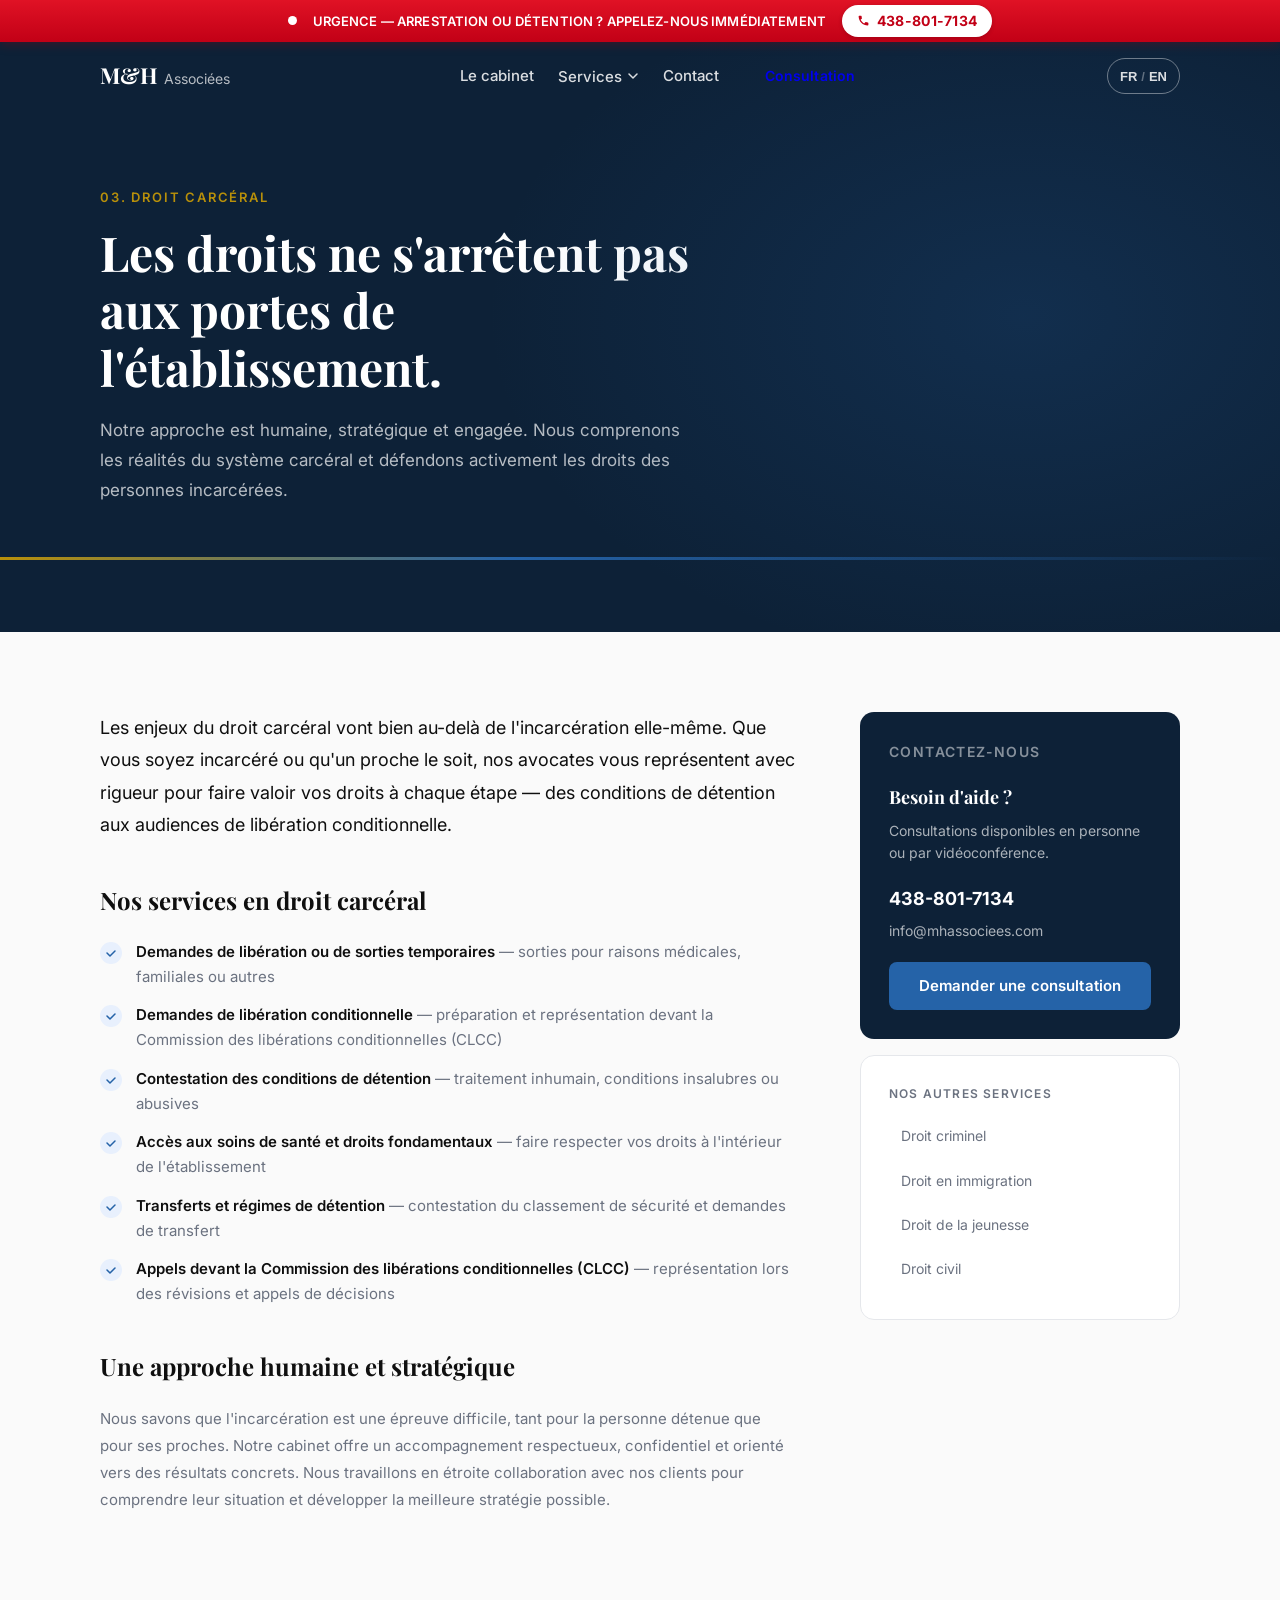
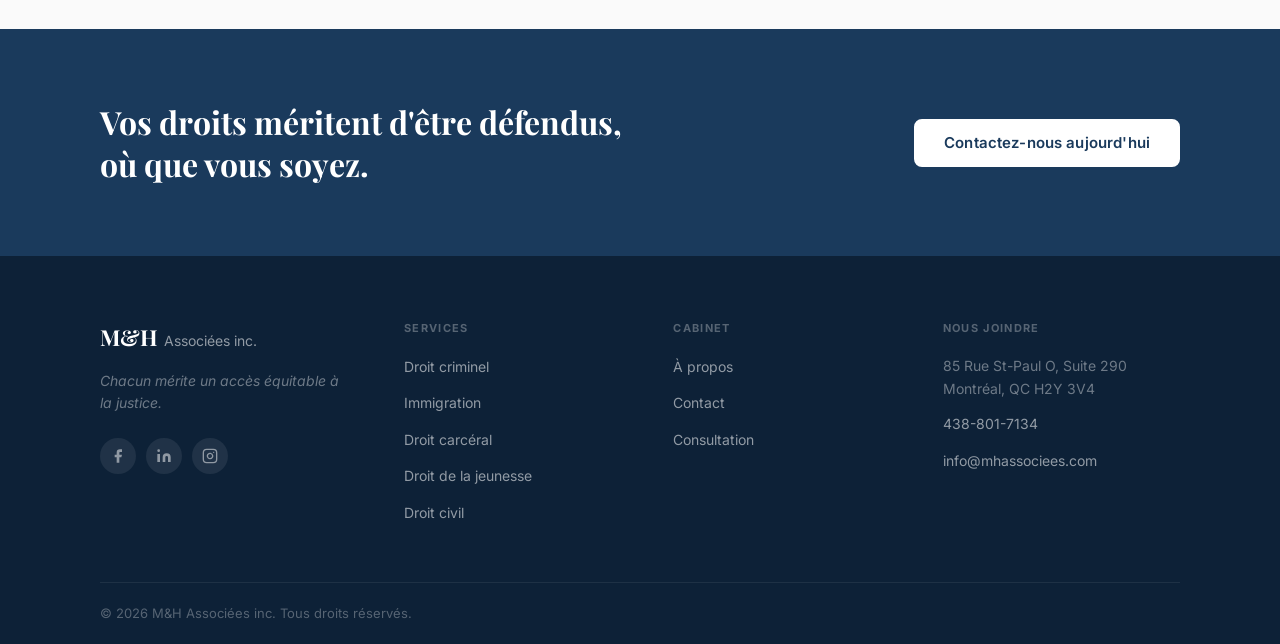
<file: droit-carceral.html>
<!DOCTYPE html>
<html lang="fr">
<head>
  <meta charset="UTF-8" />
  <meta name="viewport" content="width=device-width, initial-scale=1.0" />
  <title>Avocat en droit carcéral à Montréal | Prison Law — M&amp;H Associées</title>
  <meta name="description" content="Avocat en droit carcéral à Montréal — libération conditionnelle, sorties temporaires, conditions de détention et droits des personnes incarcérées. 438-801-7134." />
  <link rel="preconnect" href="https://fonts.googleapis.com" />
  <link rel="preconnect" href="https://fonts.gstatic.com" crossorigin />
  <link href="https://fonts.googleapis.com/css2?family=Inter:wght@300;400;500;600;700&family=Playfair+Display:wght@400;600;700&display=swap" rel="stylesheet" />
  <link rel="stylesheet" href="style.css?v=8" />
  <link rel="canonical" href="https://mhassociees.com/droit-carceral.html" />
  <meta name="robots" content="index, follow, max-image-preview:large" />
  <meta name="author" content="M&amp;H Associées inc." />
  <meta name="geo.region" content="CA-QC" />
  <meta name="geo.placename" content="Montréal" />
  <meta name="geo.position" content="45.5046;-73.5558" />
  <meta name="ICBM" content="45.5046, -73.5558" />
  <meta property="og:type" content="website" />
  <meta property="og:site_name" content="M&amp;H Associées inc." />
  <meta property="og:locale" content="fr_CA" />
  <meta property="og:locale:alternate" content="en_CA" />
  <meta property="og:title" content="Avocat en droit carcéral à Montréal | Prison Law — M&amp;H Associées" />
  <meta property="og:description" content="Avocat en droit carcéral à Montréal — libération conditionnelle, sorties temporaires, conditions de détention et droits des personnes incarcérées. 438-801-7134." />
  <meta property="og:url" content="https://mhassociees.com/droit-carceral.html" />
  <meta name="twitter:card" content="summary" />
  <meta name="twitter:title" content="Avocat en droit carcéral à Montréal | Prison Law — M&amp;H Associées" />
  <meta name="twitter:description" content="Avocat en droit carcéral à Montréal — libération conditionnelle, sorties temporaires, conditions de détention et droits des personnes incarcérées. 438-801-7134." />
  <script type="application/ld+json">{"@context":"https://schema.org","@type":"LegalService","@id":"https://mhassociees.com/#legalservice","name":"M&H Associées inc.","alternateName":"Cabinet M&H Associées","description":"Cabinet d'avocats à Montréal : droit criminel et pénal, immigration, carcéral, jeunesse et civil. Montreal law firm.","url":"https://mhassociees.com/","telephone":"+14388017134","email":"info@mhassociees.com","address":{"@type":"PostalAddress","streetAddress":"85 Rue St-Paul Ouest, Suite 290","addressLocality":"Montréal","addressRegion":"QC","postalCode":"H2Y 3V4","addressCountry":"CA"},"geo":{"@type":"GeoCoordinates","latitude":45.5046,"longitude":-73.5558},"areaServed":[{"@type":"City","name":"Montréal"},{"@type":"AdministrativeArea","name":"Québec"}],"availableLanguage":["fr-CA","en-CA"],"knowsLanguage":["fr-CA","en-CA"],"knowsAbout":["Droit criminel","Droit pénal","Droit de l'immigration","Droit carcéral","Droit de la jeunesse","Droit civil","Criminal law","Immigration law","Civil law"]}</script>
  <script type="application/ld+json">{"@context":"https://schema.org","@type":"BreadcrumbList","itemListElement":[{"@type":"ListItem","position":1,"name":"Accueil","item":"https://mhassociees.com/"},{"@type":"ListItem","position":2,"name":"Droit carcéral","item":"https://mhassociees.com/droit-carceral.html"}]}</script>
</head>
<body>

  <div class="emergency-banner">
    <div class="container emergency-inner">
      <span class="emergency-pulse" aria-hidden="true"></span>
      <span class="emergency-text emergency-text-full">
        <span class="fr">Urgence — arrestation ou détention&nbsp;? Appelez-nous immédiatement</span>
        <span class="en hidden">Emergency — under arrest or detained? Call us right away</span>
      </span>
      <span class="emergency-text emergency-text-short">
        <span class="fr">Urgence 24/7</span>
        <span class="en hidden">24/7 Emergency</span>
      </span>
      <a href="tel:4388017134" class="emergency-phone">438-801-7134</a>
    </div>
  </div>

  <header class="nav" id="nav">
    <div class="nav-inner container">
      <a href="index.html" class="logo"><span class="logo-mh">M&amp;H</span><span class="logo-assoc">Associées</span></a>
      <nav class="nav-links" id="nav-links">
        <a href="le-cabinet.html"><span class="fr">Le cabinet</span><span class="en hidden">About</span></a>
        <div class="dropdown">
          <button class="dropdown-btn"><span class="fr">Services</span><span class="en hidden">Services</span><svg class="chevron" width="12" height="12" viewBox="0 0 12 12" fill="none"><path d="M2 4l4 4 4-4" stroke="currentColor" stroke-width="1.5" stroke-linecap="round" stroke-linejoin="round"/></svg></button>
          <div class="dropdown-menu">
            <a href="droit-criminel.html"><span class="fr">Droit criminel</span><span class="en hidden">Criminal Law</span></a>
            <a href="droit-immigration.html"><span class="fr">Droit en immigration</span><span class="en hidden">Immigration Law</span></a>
            <a href="droit-carceral.html"><span class="fr">Droit carcéral</span><span class="en hidden">Carceral Law</span></a>
            <a href="droit-jeunesse.html"><span class="fr">Droit de la jeunesse</span><span class="en hidden">Youth Law</span></a>
            <a href="droit-civil.html"><span class="fr">Droit civil</span><span class="en hidden">Civil Law</span></a>
          </div>
        </div>
        <a href="contact.html"><span class="fr">Contact</span><span class="en hidden">Contact</span></a>
        <a href="contact.html" class="btn btn-sm"><span class="fr">Consultation</span><span class="en hidden">Consultation</span></a>
      </nav>
      <div class="nav-right">
        <button class="lang-toggle" id="lang-toggle" aria-label="Toggle language"><span class="lang-fr">FR</span><span class="lang-sep">/</span><span class="lang-en">EN</span></button>
        <button class="hamburger" id="hamburger" aria-label="Menu"><span></span><span></span><span></span></button>
      </div>
    </div>
  </header>

  <section class="page-hero">
    <div class="container">
      <p class="hero-eyebrow fr">03. Droit carcéral</p>
      <p class="hero-eyebrow en hidden">03. Carceral Law</p>
      <h1 class="page-hero-title">
        <span class="fr">Les droits ne s'arrêtent pas aux portes de l'établissement.</span>
        <span class="en hidden">Rights do not stop at the prison gates.</span>
      </h1>
      <p class="page-hero-sub">
        <span class="fr">Notre approche est humaine, stratégique et engagée. Nous comprenons les réalités du système carcéral et défendons activement les droits des personnes incarcérées.</span>
        <span class="en hidden">Our approach is human, strategic, and committed. We understand the realities of the carceral system and actively defend the rights of incarcerated individuals.</span>
      </p>
    </div>
    <div class="page-hero-bar"></div>
  </section>

  <section class="page-content">
    <div class="container page-inner">

      <div class="page-main">
        <p class="content-lead">
          <span class="fr">Les enjeux du droit carcéral vont bien au-delà de l'incarcération elle-même. Que vous soyez incarcéré ou qu'un proche le soit, nos avocates vous représentent avec rigueur pour faire valoir vos droits à chaque étape — des conditions de détention aux audiences de libération conditionnelle.</span>
          <span class="en hidden">Carceral law issues extend well beyond incarceration itself. Whether you are incarcerated or a loved one is, our lawyers represent you rigorously to assert your rights at every stage — from conditions of detention to parole hearings.</span>
        </p>

        <h2 class="content-h2"><span class="fr">Nos services en droit carcéral</span><span class="en hidden">Our carceral law services</span></h2>
        <ul class="check-list">
          <li class="check-item">
            <div class="check-item-icon"><svg viewBox="0 0 12 12" fill="none"><path d="M2 6l3 3 5-5" stroke="currentColor" stroke-width="1.5" stroke-linecap="round" stroke-linejoin="round"/></svg></div>
            <span class="check-item-text"><strong class="fr">Demandes de libération ou de sorties temporaires</strong><strong class="en hidden">Release or temporary absence requests</strong><span class="fr"> — sorties pour raisons médicales, familiales ou autres</span><span class="en hidden"> — absences for medical, family, or other reasons</span></span>
          </li>
          <li class="check-item">
            <div class="check-item-icon"><svg viewBox="0 0 12 12" fill="none"><path d="M2 6l3 3 5-5" stroke="currentColor" stroke-width="1.5" stroke-linecap="round" stroke-linejoin="round"/></svg></div>
            <span class="check-item-text"><strong class="fr">Demandes de libération conditionnelle</strong><strong class="en hidden">Parole applications</strong><span class="fr"> — préparation et représentation devant la Commission des libérations conditionnelles (CLCC)</span><span class="en hidden"> — preparation and representation before the Parole Board of Canada</span></span>
          </li>
          <li class="check-item">
            <div class="check-item-icon"><svg viewBox="0 0 12 12" fill="none"><path d="M2 6l3 3 5-5" stroke="currentColor" stroke-width="1.5" stroke-linecap="round" stroke-linejoin="round"/></svg></div>
            <span class="check-item-text"><strong class="fr">Contestation des conditions de détention</strong><strong class="en hidden">Challenging conditions of detention</strong><span class="fr"> — traitement inhumain, conditions insalubres ou abusives</span><span class="en hidden"> — inhumane treatment, unsanitary or abusive conditions</span></span>
          </li>
          <li class="check-item">
            <div class="check-item-icon"><svg viewBox="0 0 12 12" fill="none"><path d="M2 6l3 3 5-5" stroke="currentColor" stroke-width="1.5" stroke-linecap="round" stroke-linejoin="round"/></svg></div>
            <span class="check-item-text"><strong class="fr">Accès aux soins de santé et droits fondamentaux</strong><strong class="en hidden">Healthcare access and fundamental rights</strong><span class="fr"> — faire respecter vos droits à l'intérieur de l'établissement</span><span class="en hidden"> — having your rights respected within the institution</span></span>
          </li>
          <li class="check-item">
            <div class="check-item-icon"><svg viewBox="0 0 12 12" fill="none"><path d="M2 6l3 3 5-5" stroke="currentColor" stroke-width="1.5" stroke-linecap="round" stroke-linejoin="round"/></svg></div>
            <span class="check-item-text"><strong class="fr">Transferts et régimes de détention</strong><strong class="en hidden">Transfers and detention regimes</strong><span class="fr"> — contestation du classement de sécurité et demandes de transfert</span><span class="en hidden"> — contesting security classification and transfer requests</span></span>
          </li>
          <li class="check-item">
            <div class="check-item-icon"><svg viewBox="0 0 12 12" fill="none"><path d="M2 6l3 3 5-5" stroke="currentColor" stroke-width="1.5" stroke-linecap="round" stroke-linejoin="round"/></svg></div>
            <span class="check-item-text"><strong class="fr">Appels devant la Commission des libérations conditionnelles (CLCC)</strong><strong class="en hidden">Appeals before the Parole Board of Canada</strong><span class="fr"> — représentation lors des révisions et appels de décisions</span><span class="en hidden"> — representation during reviews and appeals of decisions</span></span>
          </li>
        </ul>

        <h2 class="content-h2"><span class="fr">Une approche humaine et stratégique</span><span class="en hidden">A human and strategic approach</span></h2>
        <p class="content-p">
          <span class="fr">Nous savons que l'incarcération est une épreuve difficile, tant pour la personne détenue que pour ses proches. Notre cabinet offre un accompagnement respectueux, confidentiel et orienté vers des résultats concrets. Nous travaillons en étroite collaboration avec nos clients pour comprendre leur situation et développer la meilleure stratégie possible.</span>
          <span class="en hidden">We know that incarceration is a difficult ordeal, both for the detained person and for their loved ones. Our firm offers respectful, confidential support focused on concrete results. We work closely with our clients to understand their situation and develop the best possible strategy.</span>
        </p>
      </div>

      <aside class="page-sidebar">
        <div class="sidebar-card sidebar-contact">
          <p class="sidebar-title" style="color:rgba(255,255,255,.5);"><span class="fr">Contactez-nous</span><span class="en hidden">Contact us</span></p>
          <h3><span class="fr">Besoin d'aide ?</span><span class="en hidden">Need help?</span></h3>
          <p><span class="fr">Consultations disponibles en personne ou par vidéoconférence.</span><span class="en hidden">Consultations available in person or by videoconference.</span></p>
          <a href="tel:4388017134" class="sidebar-phone">438-801-7134</a>
          <a href="mailto:info@mhassociees.com" class="sidebar-email">info@mhassociees.com</a>
          <a href="contact.html" class="btn btn-primary" style="width:100%;justify-content:center;"><span class="fr">Demander une consultation</span><span class="en hidden">Request a consultation</span></a>
        </div>
        <div class="sidebar-card">
          <p class="sidebar-title"><span class="fr">Nos autres services</span><span class="en hidden">Other services</span></p>
          <div class="sidebar-services">
            <a href="droit-criminel.html"><span class="fr">Droit criminel</span><span class="en hidden">Criminal Law</span></a>
            <a href="droit-immigration.html"><span class="fr">Droit en immigration</span><span class="en hidden">Immigration Law</span></a>
            <a href="droit-jeunesse.html"><span class="fr">Droit de la jeunesse</span><span class="en hidden">Youth Law</span></a>
            <a href="droit-civil.html"><span class="fr">Droit civil</span><span class="en hidden">Civil Law</span></a>
          </div>
        </div>
      </aside>
    </div>
  </section>

  <section class="cta-band">
    <div class="container cta-inner">
      <h2 class="cta-title"><span class="fr">Vos droits méritent d'être défendus, où que vous soyez.</span><span class="en hidden">Your rights deserve to be defended, wherever you are.</span></h2>
      <a href="contact.html" class="btn btn-primary-light"><span class="fr">Contactez-nous aujourd'hui</span><span class="en hidden">Contact us today</span></a>
    </div>
  </section>

  <footer class="footer">
    <div class="container">
      <div class="footer-top">
        <div class="footer-brand">
          <div class="footer-logo"><span class="logo-mh">M&amp;H</span><span class="logo-assoc">Associées inc.</span></div>
          <p class="footer-tagline fr">Chacun mérite un accès équitable à la justice.</p>
          <p class="footer-tagline en hidden">Everyone deserves equitable access to justice.</p>
          <div class="footer-social">
            <a href="#" class="social-link" aria-label="Facebook"><svg viewBox="0 0 24 24" fill="currentColor"><path d="M18 2h-3a5 5 0 0 0-5 5v3H7v4h3v8h4v-8h3l1-4h-4V7a1 1 0 0 1 1-1h3z"/></svg></a>
            <a href="#" class="social-link" aria-label="LinkedIn"><svg viewBox="0 0 24 24" fill="currentColor"><path d="M16 8a6 6 0 0 1 6 6v7h-4v-7a2 2 0 0 0-2-2 2 2 0 0 0-2 2v7h-4v-7a6 6 0 0 1 6-6zM2 9h4v12H2z"/><circle cx="4" cy="4" r="2"/></svg></a>
            <a href="#" class="social-link" aria-label="Instagram"><svg viewBox="0 0 24 24" fill="none" stroke="currentColor" stroke-width="2" stroke-linecap="round" stroke-linejoin="round"><rect x="2" y="2" width="20" height="20" rx="5" ry="5"/><path d="M16 11.37A4 4 0 1 1 12.63 8 4 4 0 0 1 16 11.37z"/><line x1="17.5" y1="6.5" x2="17.51" y2="6.5"/></svg></a>
          </div>
        </div>
        <div class="footer-cols">
          <div class="footer-col">
            <p class="footer-col-title fr">Services</p><p class="footer-col-title en hidden">Services</p>
            <a href="droit-criminel.html"><span class="fr">Droit criminel</span><span class="en hidden">Criminal Law</span></a>
            <a href="droit-immigration.html"><span class="fr">Immigration</span><span class="en hidden">Immigration</span></a>
            <a href="droit-carceral.html"><span class="fr">Droit carcéral</span><span class="en hidden">Carceral Law</span></a>
            <a href="droit-jeunesse.html"><span class="fr">Droit de la jeunesse</span><span class="en hidden">Youth Law</span></a>
            <a href="droit-civil.html"><span class="fr">Droit civil</span><span class="en hidden">Civil Law</span></a>
          </div>
          <div class="footer-col">
            <p class="footer-col-title fr">Cabinet</p><p class="footer-col-title en hidden">Firm</p>
            <a href="le-cabinet.html"><span class="fr">À propos</span><span class="en hidden">About</span></a>
            <a href="contact.html"><span class="fr">Contact</span><span class="en hidden">Contact</span></a>
            <a href="contact.html"><span class="fr">Consultation</span><span class="en hidden">Consultation</span></a>
          </div>
          <div class="footer-col">
            <p class="footer-col-title fr">Nous joindre</p><p class="footer-col-title en hidden">Reach us</p>
            <p class="footer-addr">85 Rue St-Paul O, Suite 290<br>Montréal, QC H2Y 3V4</p>
            <a href="tel:4388017134" class="footer-addr">438-801-7134</a>
            <a href="mailto:info@mhassociees.com" class="footer-addr">info@mhassociees.com</a>
          </div>
        </div>
      </div>
      <div class="footer-bottom">
        <p class="footer-copy">© 2026 M&amp;H Associées inc. <span class="fr">Tous droits réservés.</span><span class="en hidden">All rights reserved.</span></p>
      </div>
    </div>
  </footer>

  <script src="script.js?v=8"></script>
</body>
</html>
</file>
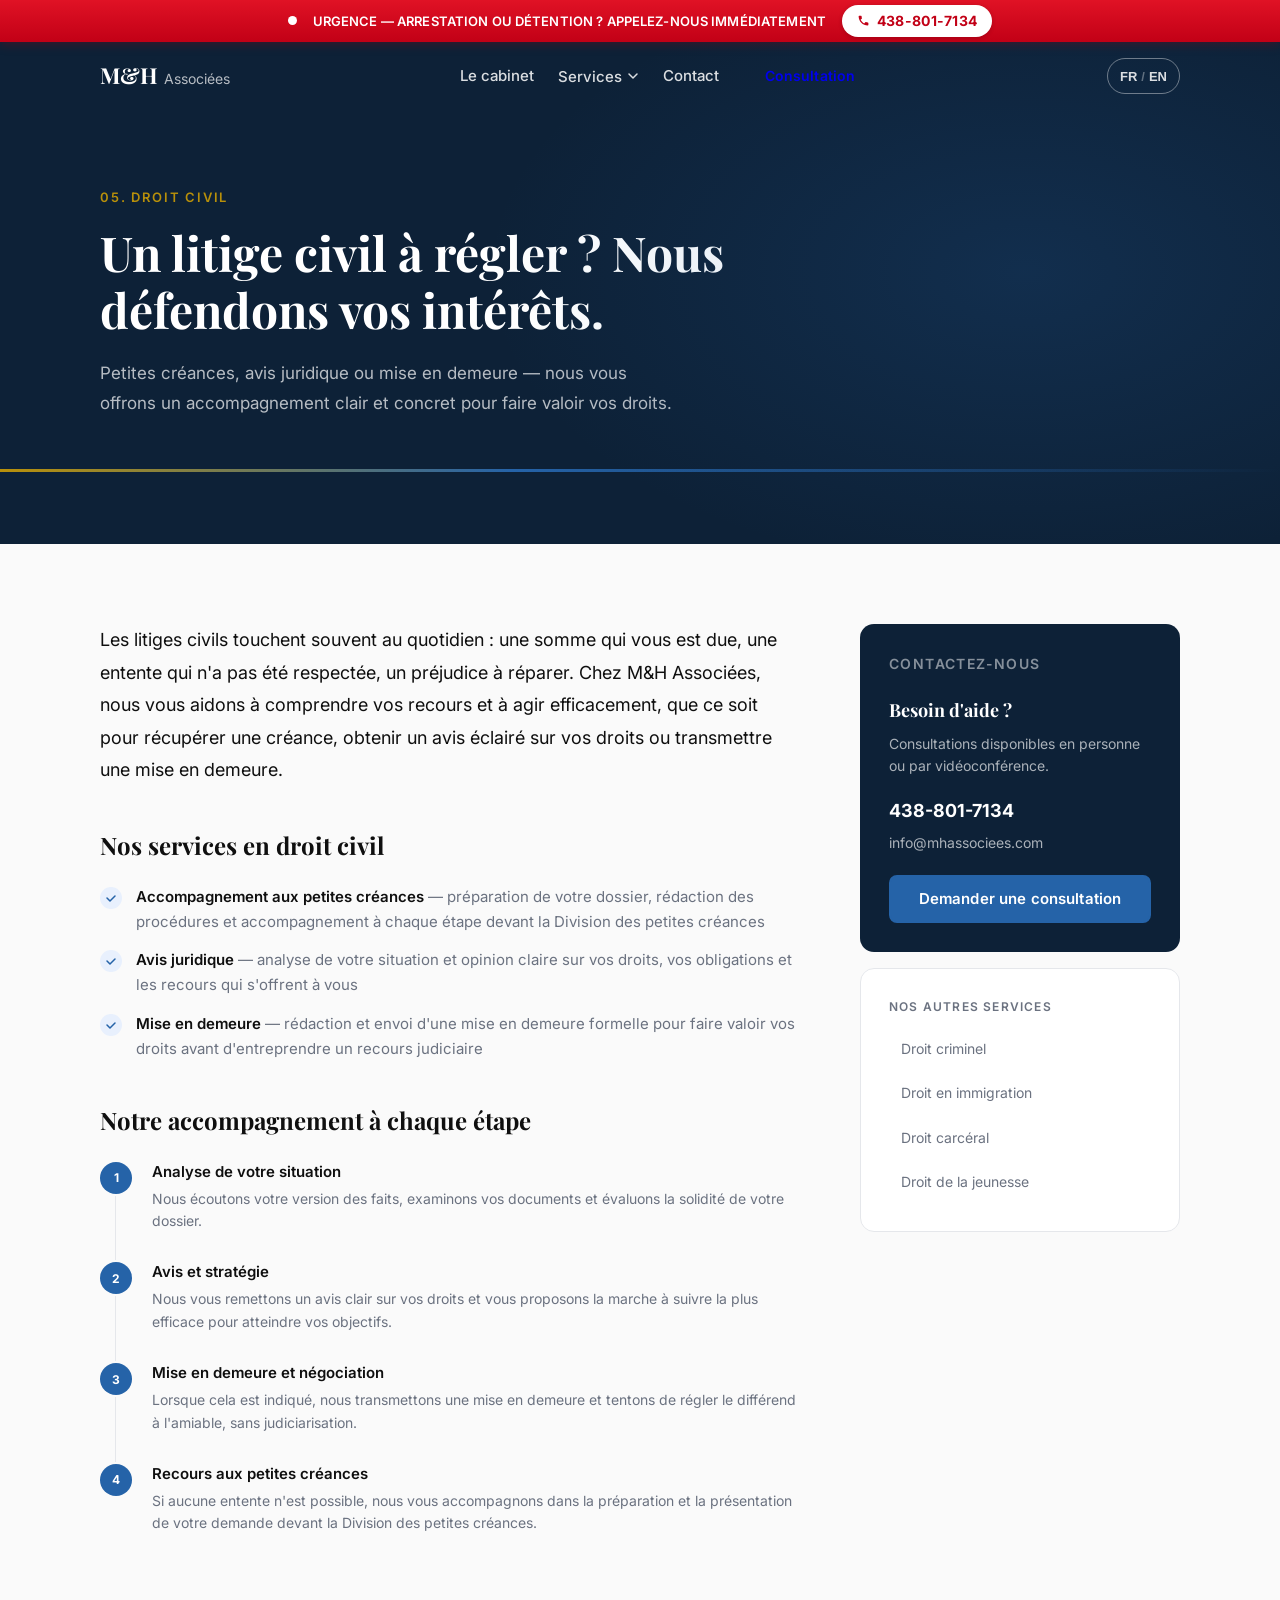
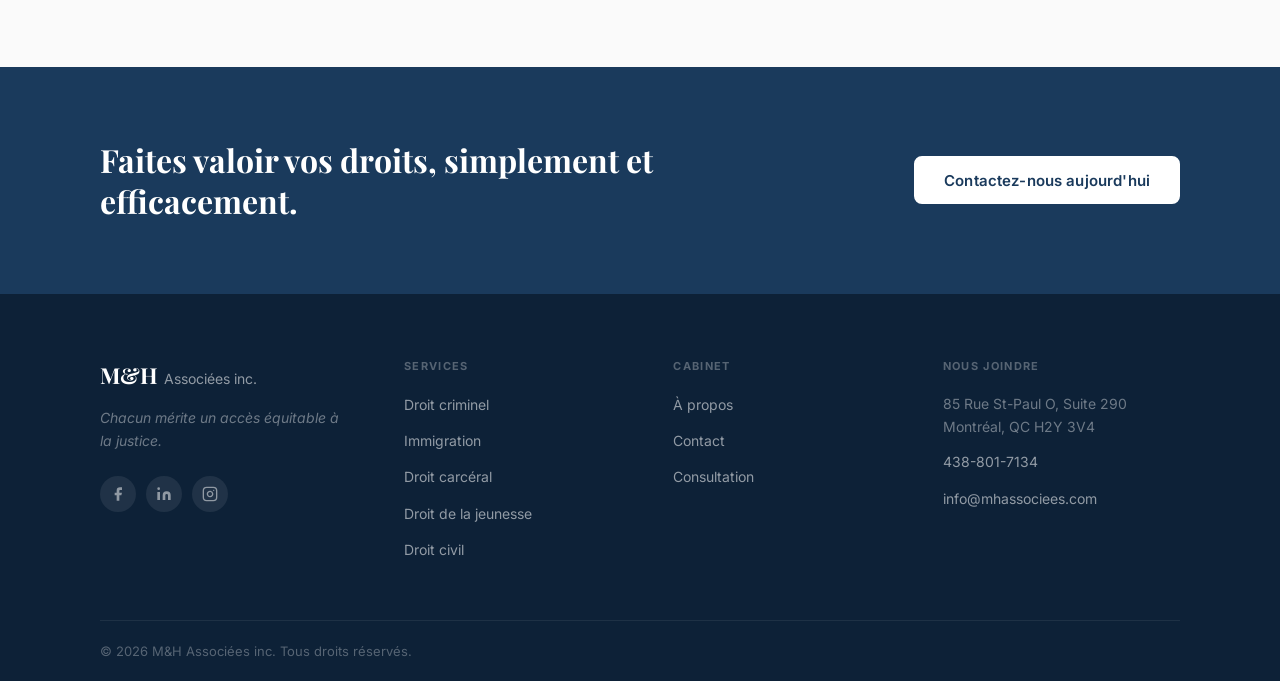
<file: droit-civil.html>
<!DOCTYPE html>
<html lang="fr">
<head>
  <meta charset="UTF-8" />
  <meta name="viewport" content="width=device-width, initial-scale=1.0" />
  <title>Avocat en droit civil à Montréal — petites créances | M&amp;H</title>
  <meta name="description" content="Avocat en droit civil à Montréal — accompagnement aux petites créances, avis juridique et mise en demeure. Faites valoir vos droits. 438-801-7134." />
  <link rel="preconnect" href="https://fonts.googleapis.com" />
  <link rel="preconnect" href="https://fonts.gstatic.com" crossorigin />
  <link href="https://fonts.googleapis.com/css2?family=Inter:wght@300;400;500;600;700&family=Playfair+Display:wght@400;600;700&display=swap" rel="stylesheet" />
  <link rel="stylesheet" href="style.css?v=8" />
  <link rel="canonical" href="https://mhassociees.com/droit-civil.html" />
  <meta name="robots" content="index, follow, max-image-preview:large" />
  <meta name="author" content="M&amp;H Associées inc." />
  <meta name="geo.region" content="CA-QC" />
  <meta name="geo.placename" content="Montréal" />
  <meta name="geo.position" content="45.5046;-73.5558" />
  <meta name="ICBM" content="45.5046, -73.5558" />
  <meta property="og:type" content="website" />
  <meta property="og:site_name" content="M&amp;H Associées inc." />
  <meta property="og:locale" content="fr_CA" />
  <meta property="og:locale:alternate" content="en_CA" />
  <meta property="og:title" content="Avocat en droit civil à Montréal — petites créances | M&amp;H" />
  <meta property="og:description" content="Avocat en droit civil à Montréal — accompagnement aux petites créances, avis juridique et mise en demeure. Faites valoir vos droits. 438-801-7134." />
  <meta property="og:url" content="https://mhassociees.com/droit-civil.html" />
  <meta name="twitter:card" content="summary" />
  <meta name="twitter:title" content="Avocat en droit civil à Montréal — petites créances | M&amp;H" />
  <meta name="twitter:description" content="Avocat en droit civil à Montréal — accompagnement aux petites créances, avis juridique et mise en demeure. Faites valoir vos droits. 438-801-7134." />
  <script type="application/ld+json">{"@context":"https://schema.org","@type":"LegalService","@id":"https://mhassociees.com/#legalservice","name":"M&H Associées inc.","alternateName":"Cabinet M&H Associées","description":"Cabinet d'avocats à Montréal : droit criminel et pénal, immigration, carcéral, jeunesse et civil. Montreal law firm.","url":"https://mhassociees.com/","telephone":"+14388017134","email":"info@mhassociees.com","address":{"@type":"PostalAddress","streetAddress":"85 Rue St-Paul Ouest, Suite 290","addressLocality":"Montréal","addressRegion":"QC","postalCode":"H2Y 3V4","addressCountry":"CA"},"geo":{"@type":"GeoCoordinates","latitude":45.5046,"longitude":-73.5558},"areaServed":[{"@type":"City","name":"Montréal"},{"@type":"AdministrativeArea","name":"Québec"}],"availableLanguage":["fr-CA","en-CA"],"knowsLanguage":["fr-CA","en-CA"],"knowsAbout":["Droit criminel","Droit pénal","Droit de l'immigration","Droit carcéral","Droit de la jeunesse","Droit civil","Criminal law","Immigration law","Civil law"]}</script>
  <script type="application/ld+json">{"@context":"https://schema.org","@type":"BreadcrumbList","itemListElement":[{"@type":"ListItem","position":1,"name":"Accueil","item":"https://mhassociees.com/"},{"@type":"ListItem","position":2,"name":"Droit civil","item":"https://mhassociees.com/droit-civil.html"}]}</script>
</head>
<body>

  <div class="emergency-banner">
    <div class="container emergency-inner">
      <span class="emergency-pulse" aria-hidden="true"></span>
      <span class="emergency-text emergency-text-full">
        <span class="fr">Urgence — arrestation ou détention&nbsp;? Appelez-nous immédiatement</span>
        <span class="en hidden">Emergency — under arrest or detained? Call us right away</span>
      </span>
      <span class="emergency-text emergency-text-short">
        <span class="fr">Urgence 24/7</span>
        <span class="en hidden">24/7 Emergency</span>
      </span>
      <a href="tel:4388017134" class="emergency-phone">438-801-7134</a>
    </div>
  </div>

  <header class="nav" id="nav">
    <div class="nav-inner container">
      <a href="index.html" class="logo"><span class="logo-mh">M&amp;H</span><span class="logo-assoc">Associées</span></a>
      <nav class="nav-links" id="nav-links">
        <a href="le-cabinet.html"><span class="fr">Le cabinet</span><span class="en hidden">About</span></a>
        <div class="dropdown">
          <button class="dropdown-btn"><span class="fr">Services</span><span class="en hidden">Services</span><svg class="chevron" width="12" height="12" viewBox="0 0 12 12" fill="none"><path d="M2 4l4 4 4-4" stroke="currentColor" stroke-width="1.5" stroke-linecap="round" stroke-linejoin="round"/></svg></button>
          <div class="dropdown-menu">
            <a href="droit-criminel.html"><span class="fr">Droit criminel</span><span class="en hidden">Criminal Law</span></a>
            <a href="droit-immigration.html"><span class="fr">Droit en immigration</span><span class="en hidden">Immigration Law</span></a>
            <a href="droit-carceral.html"><span class="fr">Droit carcéral</span><span class="en hidden">Carceral Law</span></a>
            <a href="droit-jeunesse.html"><span class="fr">Droit de la jeunesse</span><span class="en hidden">Youth Law</span></a>
            <a href="droit-civil.html"><span class="fr">Droit civil</span><span class="en hidden">Civil Law</span></a>
          </div>
        </div>
        <a href="contact.html"><span class="fr">Contact</span><span class="en hidden">Contact</span></a>
        <a href="contact.html" class="btn btn-sm"><span class="fr">Consultation</span><span class="en hidden">Consultation</span></a>
      </nav>
      <div class="nav-right">
        <button class="lang-toggle" id="lang-toggle" aria-label="Toggle language"><span class="lang-fr">FR</span><span class="lang-sep">/</span><span class="lang-en">EN</span></button>
        <button class="hamburger" id="hamburger" aria-label="Menu"><span></span><span></span><span></span></button>
      </div>
    </div>
  </header>

  <section class="page-hero">
    <div class="container">
      <p class="hero-eyebrow fr">05. Droit civil</p>
      <p class="hero-eyebrow en hidden">05. Civil Law</p>
      <h1 class="page-hero-title">
        <span class="fr">Un litige civil à régler ? Nous défendons vos intérêts.</span>
        <span class="en hidden">A civil dispute to settle? We protect your interests.</span>
      </h1>
      <p class="page-hero-sub">
        <span class="fr">Petites créances, avis juridique ou mise en demeure — nous vous offrons un accompagnement clair et concret pour faire valoir vos droits.</span>
        <span class="en hidden">Small claims, legal opinions, or formal notices — we provide clear, practical support to assert your rights.</span>
      </p>
    </div>
    <div class="page-hero-bar"></div>
  </section>

  <section class="page-content">
    <div class="container page-inner">

      <div class="page-main">
        <p class="content-lead">
          <span class="fr">Les litiges civils touchent souvent au quotidien : une somme qui vous est due, une entente qui n'a pas été respectée, un préjudice à réparer. Chez M&H Associées, nous vous aidons à comprendre vos recours et à agir efficacement, que ce soit pour récupérer une créance, obtenir un avis éclairé sur vos droits ou transmettre une mise en demeure.</span>
          <span class="en hidden">Civil disputes often touch on everyday life: money you are owed, an agreement that wasn't honoured, harm that must be repaired. At M&H Associées, we help you understand your options and act effectively — whether to recover a debt, obtain a clear opinion on your rights, or send a formal notice.</span>
        </p>

        <h2 class="content-h2"><span class="fr">Nos services en droit civil</span><span class="en hidden">Our civil law services</span></h2>
        <ul class="check-list">
          <li class="check-item">
            <div class="check-item-icon"><svg viewBox="0 0 12 12" fill="none"><path d="M2 6l3 3 5-5" stroke="currentColor" stroke-width="1.5" stroke-linecap="round" stroke-linejoin="round"/></svg></div>
            <span class="check-item-text"><strong class="fr">Accompagnement aux petites créances</strong><strong class="en hidden">Small claims assistance</strong><span class="fr"> — préparation de votre dossier, rédaction des procédures et accompagnement à chaque étape devant la Division des petites créances</span><span class="en hidden"> — preparing your file, drafting the procedures, and guiding you at every step before the Small Claims Division</span></span>
          </li>
          <li class="check-item">
            <div class="check-item-icon"><svg viewBox="0 0 12 12" fill="none"><path d="M2 6l3 3 5-5" stroke="currentColor" stroke-width="1.5" stroke-linecap="round" stroke-linejoin="round"/></svg></div>
            <span class="check-item-text"><strong class="fr">Avis juridique</strong><strong class="en hidden">Legal opinion</strong><span class="fr"> — analyse de votre situation et opinion claire sur vos droits, vos obligations et les recours qui s'offrent à vous</span><span class="en hidden"> — analysis of your situation and a clear opinion on your rights, obligations, and the remedies available to you</span></span>
          </li>
          <li class="check-item">
            <div class="check-item-icon"><svg viewBox="0 0 12 12" fill="none"><path d="M2 6l3 3 5-5" stroke="currentColor" stroke-width="1.5" stroke-linecap="round" stroke-linejoin="round"/></svg></div>
            <span class="check-item-text"><strong class="fr">Mise en demeure</strong><strong class="en hidden">Formal notice (demand letter)</strong><span class="fr"> — rédaction et envoi d'une mise en demeure formelle pour faire valoir vos droits avant d'entreprendre un recours judiciaire</span><span class="en hidden"> — drafting and sending a formal demand letter to assert your rights before starting court proceedings</span></span>
          </li>
        </ul>

        <h2 class="content-h2"><span class="fr">Notre accompagnement à chaque étape</span><span class="en hidden">Our support at every stage</span></h2>
        <div class="process-list">
          <div class="process-item">
            <div class="process-num">1</div>
            <div class="process-text">
              <strong><span class="fr">Analyse de votre situation</span><span class="en hidden">Review of your situation</span></strong>
              <p><span class="fr">Nous écoutons votre version des faits, examinons vos documents et évaluons la solidité de votre dossier.</span><span class="en hidden">We listen to your account, review your documents, and assess the strength of your case.</span></p>
            </div>
          </div>
          <div class="process-item">
            <div class="process-num">2</div>
            <div class="process-text">
              <strong><span class="fr">Avis et stratégie</span><span class="en hidden">Opinion and strategy</span></strong>
              <p><span class="fr">Nous vous remettons un avis clair sur vos droits et vous proposons la marche à suivre la plus efficace pour atteindre vos objectifs.</span><span class="en hidden">We provide a clear opinion on your rights and recommend the most effective course of action to reach your goals.</span></p>
            </div>
          </div>
          <div class="process-item">
            <div class="process-num">3</div>
            <div class="process-text">
              <strong><span class="fr">Mise en demeure et négociation</span><span class="en hidden">Formal notice and negotiation</span></strong>
              <p><span class="fr">Lorsque cela est indiqué, nous transmettons une mise en demeure et tentons de régler le différend à l'amiable, sans judiciarisation.</span><span class="en hidden">When appropriate, we send a formal notice and seek to resolve the dispute amicably, without going to court.</span></p>
            </div>
          </div>
          <div class="process-item">
            <div class="process-num">4</div>
            <div class="process-text">
              <strong><span class="fr">Recours aux petites créances</span><span class="en hidden">Small claims proceedings</span></strong>
              <p><span class="fr">Si aucune entente n'est possible, nous vous accompagnons dans la préparation et la présentation de votre demande devant la Division des petites créances.</span><span class="en hidden">If no agreement is possible, we help you prepare and present your claim before the Small Claims Division.</span></p>
            </div>
          </div>
        </div>
      </div>

      <aside class="page-sidebar">
        <div class="sidebar-card sidebar-contact">
          <p class="sidebar-title" style="color:rgba(255,255,255,.5);"><span class="fr">Contactez-nous</span><span class="en hidden">Contact us</span></p>
          <h3><span class="fr">Besoin d'aide ?</span><span class="en hidden">Need help?</span></h3>
          <p><span class="fr">Consultations disponibles en personne ou par vidéoconférence.</span><span class="en hidden">Consultations available in person or by videoconference.</span></p>
          <a href="tel:4388017134" class="sidebar-phone">438-801-7134</a>
          <a href="mailto:info@mhassociees.com" class="sidebar-email">info@mhassociees.com</a>
          <a href="contact.html" class="btn btn-primary" style="width:100%;justify-content:center;"><span class="fr">Demander une consultation</span><span class="en hidden">Request a consultation</span></a>
        </div>
        <div class="sidebar-card">
          <p class="sidebar-title"><span class="fr">Nos autres services</span><span class="en hidden">Other services</span></p>
          <div class="sidebar-services">
            <a href="droit-criminel.html"><span class="fr">Droit criminel</span><span class="en hidden">Criminal Law</span></a>
            <a href="droit-immigration.html"><span class="fr">Droit en immigration</span><span class="en hidden">Immigration Law</span></a>
            <a href="droit-carceral.html"><span class="fr">Droit carcéral</span><span class="en hidden">Carceral Law</span></a>
            <a href="droit-jeunesse.html"><span class="fr">Droit de la jeunesse</span><span class="en hidden">Youth Law</span></a>
          </div>
        </div>
      </aside>
    </div>
  </section>

  <section class="cta-band">
    <div class="container cta-inner">
      <h2 class="cta-title"><span class="fr">Faites valoir vos droits, simplement et efficacement.</span><span class="en hidden">Assert your rights, simply and effectively.</span></h2>
      <a href="contact.html" class="btn btn-primary-light"><span class="fr">Contactez-nous aujourd'hui</span><span class="en hidden">Contact us today</span></a>
    </div>
  </section>

  <footer class="footer">
    <div class="container">
      <div class="footer-top">
        <div class="footer-brand">
          <div class="footer-logo"><span class="logo-mh">M&amp;H</span><span class="logo-assoc">Associées inc.</span></div>
          <p class="footer-tagline fr">Chacun mérite un accès équitable à la justice.</p>
          <p class="footer-tagline en hidden">Everyone deserves equitable access to justice.</p>
          <div class="footer-social">
            <a href="#" class="social-link" aria-label="Facebook"><svg viewBox="0 0 24 24" fill="currentColor"><path d="M18 2h-3a5 5 0 0 0-5 5v3H7v4h3v8h4v-8h3l1-4h-4V7a1 1 0 0 1 1-1h3z"/></svg></a>
            <a href="#" class="social-link" aria-label="LinkedIn"><svg viewBox="0 0 24 24" fill="currentColor"><path d="M16 8a6 6 0 0 1 6 6v7h-4v-7a2 2 0 0 0-2-2 2 2 0 0 0-2 2v7h-4v-7a6 6 0 0 1 6-6zM2 9h4v12H2z"/><circle cx="4" cy="4" r="2"/></svg></a>
            <a href="#" class="social-link" aria-label="Instagram"><svg viewBox="0 0 24 24" fill="none" stroke="currentColor" stroke-width="2" stroke-linecap="round" stroke-linejoin="round"><rect x="2" y="2" width="20" height="20" rx="5" ry="5"/><path d="M16 11.37A4 4 0 1 1 12.63 8 4 4 0 0 1 16 11.37z"/><line x1="17.5" y1="6.5" x2="17.51" y2="6.5"/></svg></a>
          </div>
        </div>
        <div class="footer-cols">
          <div class="footer-col">
            <p class="footer-col-title fr">Services</p><p class="footer-col-title en hidden">Services</p>
            <a href="droit-criminel.html"><span class="fr">Droit criminel</span><span class="en hidden">Criminal Law</span></a>
            <a href="droit-immigration.html"><span class="fr">Immigration</span><span class="en hidden">Immigration</span></a>
            <a href="droit-carceral.html"><span class="fr">Droit carcéral</span><span class="en hidden">Carceral Law</span></a>
            <a href="droit-jeunesse.html"><span class="fr">Droit de la jeunesse</span><span class="en hidden">Youth Law</span></a>
            <a href="droit-civil.html"><span class="fr">Droit civil</span><span class="en hidden">Civil Law</span></a>
          </div>
          <div class="footer-col">
            <p class="footer-col-title fr">Cabinet</p><p class="footer-col-title en hidden">Firm</p>
            <a href="le-cabinet.html"><span class="fr">À propos</span><span class="en hidden">About</span></a>
            <a href="contact.html"><span class="fr">Contact</span><span class="en hidden">Contact</span></a>
            <a href="contact.html"><span class="fr">Consultation</span><span class="en hidden">Consultation</span></a>
          </div>
          <div class="footer-col">
            <p class="footer-col-title fr">Nous joindre</p><p class="footer-col-title en hidden">Reach us</p>
            <p class="footer-addr">85 Rue St-Paul O, Suite 290<br>Montréal, QC H2Y 3V4</p>
            <a href="tel:4388017134" class="footer-addr">438-801-7134</a>
            <a href="mailto:info@mhassociees.com" class="footer-addr">info@mhassociees.com</a>
          </div>
        </div>
      </div>
      <div class="footer-bottom">
        <p class="footer-copy">© 2026 M&amp;H Associées inc. <span class="fr">Tous droits réservés.</span><span class="en hidden">All rights reserved.</span></p>
      </div>
    </div>
  </footer>

  <script src="script.js?v=8"></script>
</body>
</html>
</file>
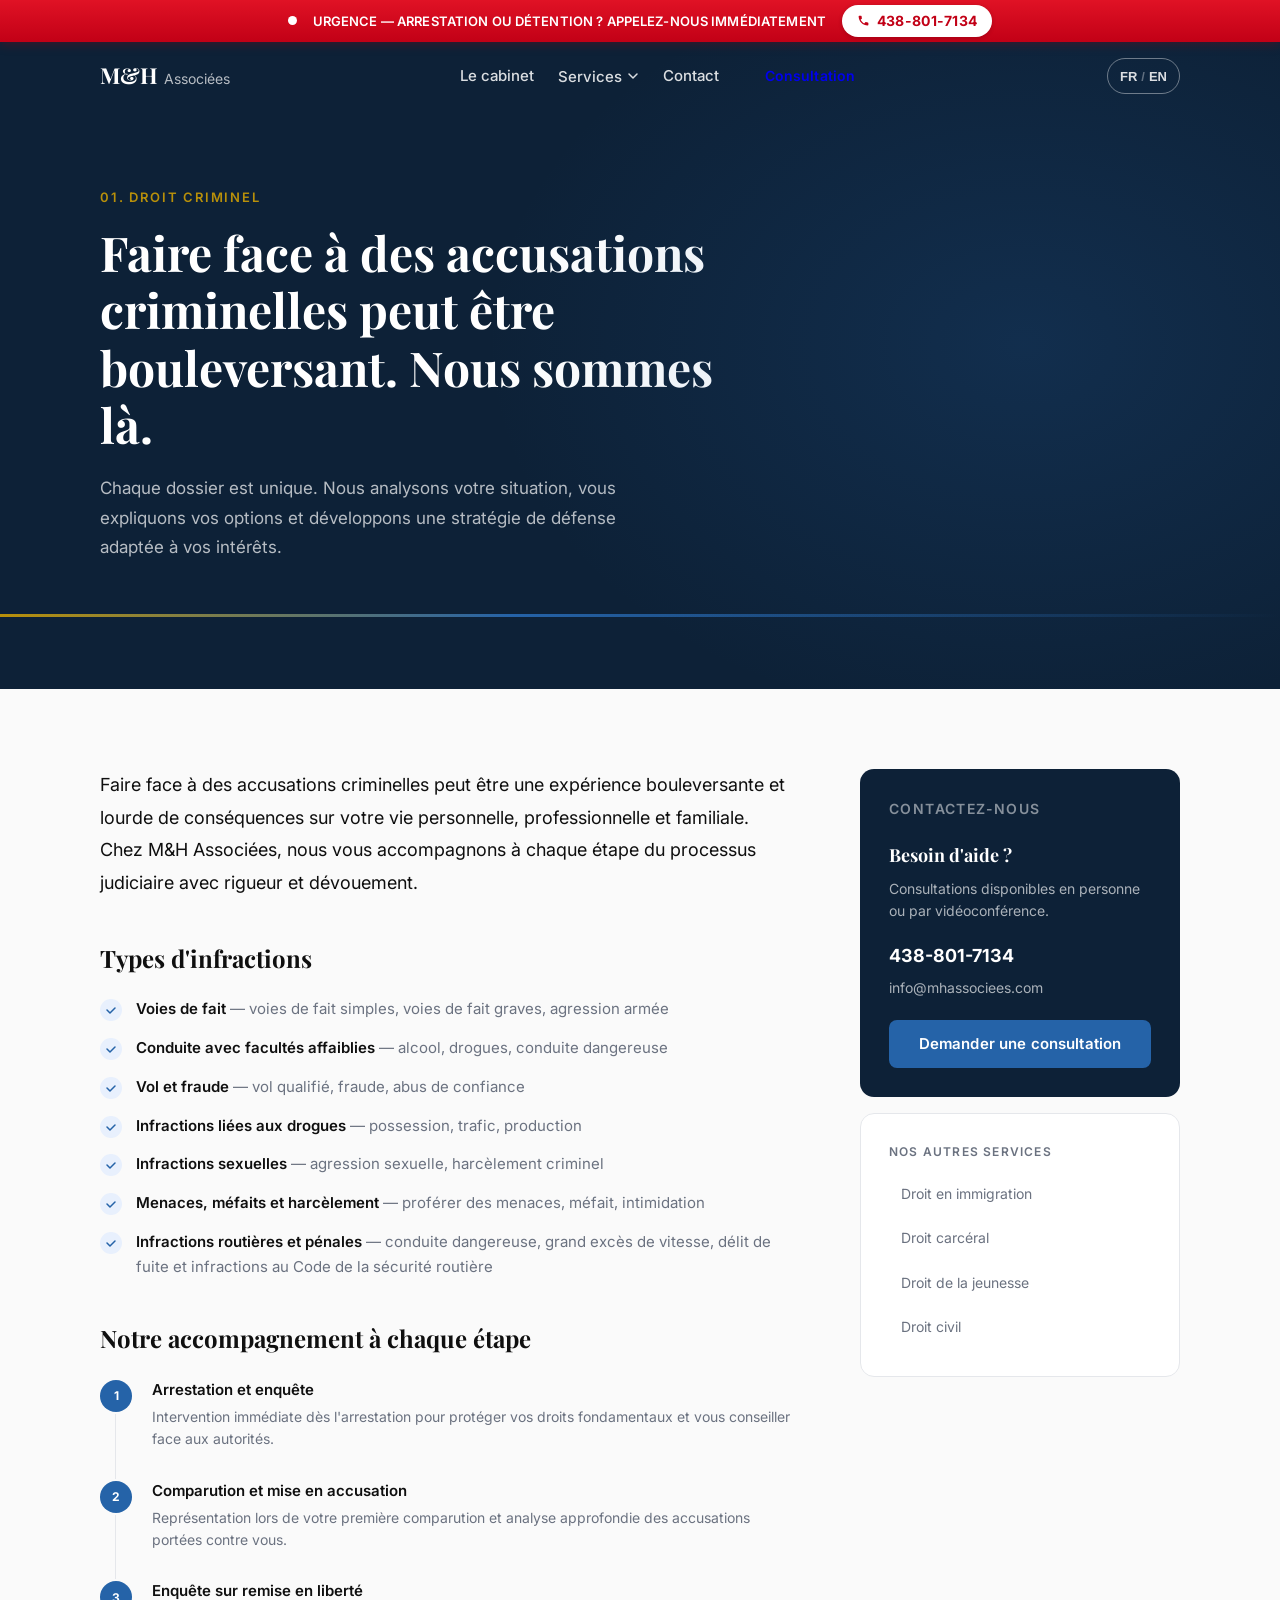
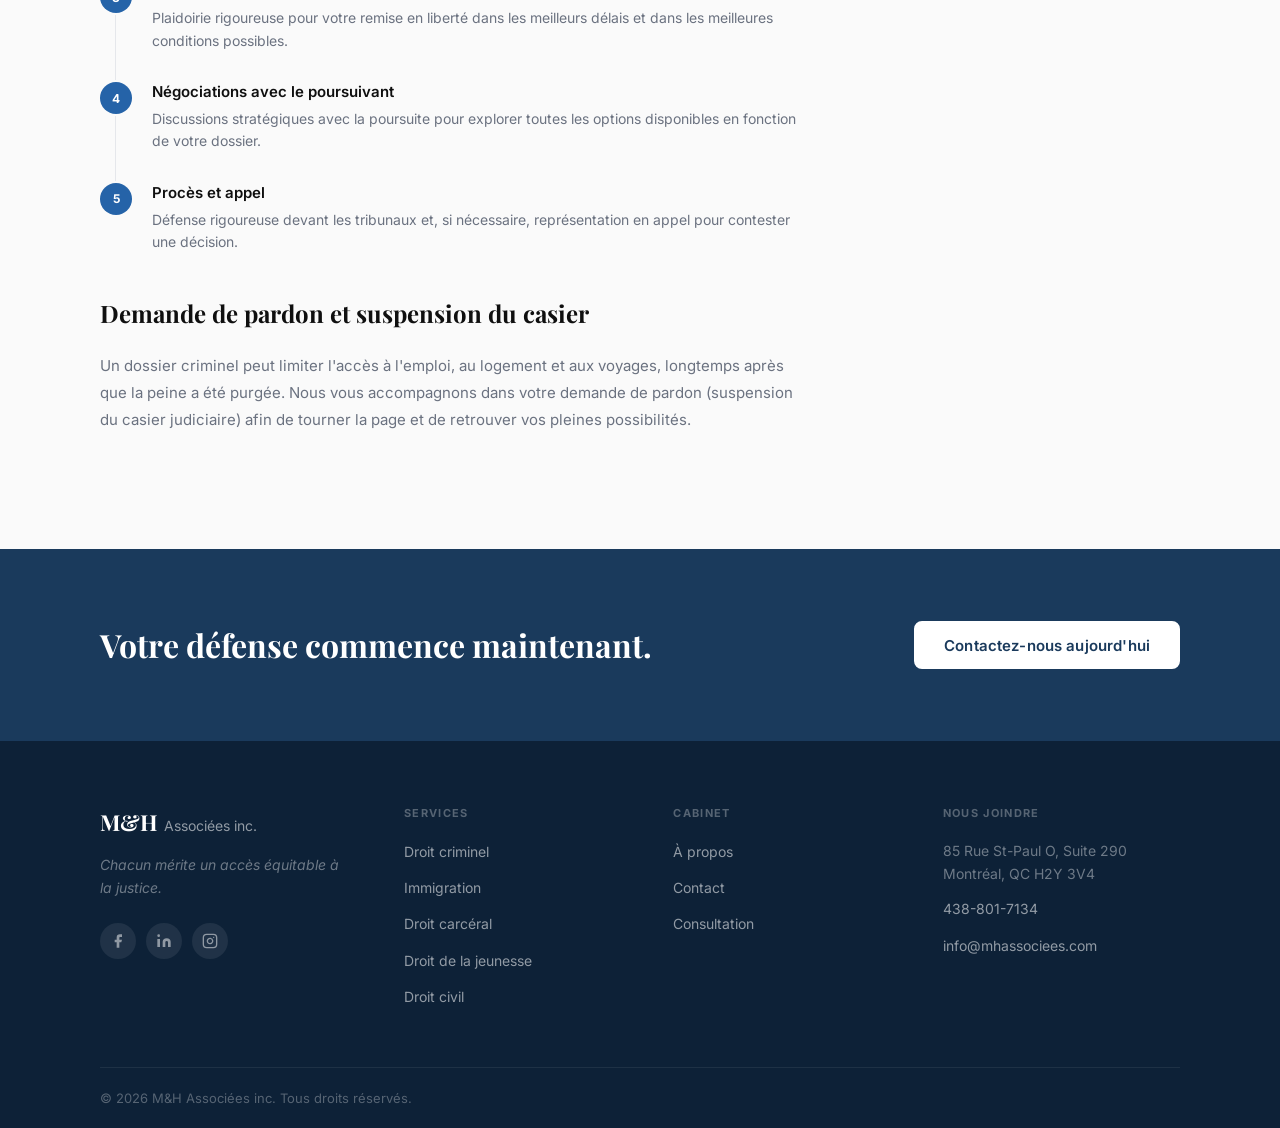
<file: droit-criminel.html>
<!DOCTYPE html>
<html lang="fr">
<head>
  <meta charset="UTF-8" />
  <meta name="viewport" content="width=device-width, initial-scale=1.0" />
  <title>Avocat criminel à Montréal | Criminal Lawyer — M&amp;H Associées</title>
  <meta name="description" content="Avocat en droit criminel et pénal à Montréal — voies de fait, facultés affaiblies, infractions routières, fraude, infractions sexuelles, demande de pardon. 438-801-7134." />
  <link rel="preconnect" href="https://fonts.googleapis.com" />
  <link rel="preconnect" href="https://fonts.gstatic.com" crossorigin />
  <link href="https://fonts.googleapis.com/css2?family=Inter:wght@300;400;500;600;700&family=Playfair+Display:wght@400;600;700&display=swap" rel="stylesheet" />
  <link rel="stylesheet" href="style.css?v=8" />
  <link rel="canonical" href="https://mhassociees.com/droit-criminel.html" />
  <meta name="robots" content="index, follow, max-image-preview:large" />
  <meta name="author" content="M&amp;H Associées inc." />
  <meta name="geo.region" content="CA-QC" />
  <meta name="geo.placename" content="Montréal" />
  <meta name="geo.position" content="45.5046;-73.5558" />
  <meta name="ICBM" content="45.5046, -73.5558" />
  <meta property="og:type" content="website" />
  <meta property="og:site_name" content="M&amp;H Associées inc." />
  <meta property="og:locale" content="fr_CA" />
  <meta property="og:locale:alternate" content="en_CA" />
  <meta property="og:title" content="Avocat criminel à Montréal | Criminal Lawyer — M&amp;H Associées" />
  <meta property="og:description" content="Avocat en droit criminel et pénal à Montréal — voies de fait, facultés affaiblies, infractions routières, fraude, infractions sexuelles, demande de pardon. 438-801-7134." />
  <meta property="og:url" content="https://mhassociees.com/droit-criminel.html" />
  <meta name="twitter:card" content="summary" />
  <meta name="twitter:title" content="Avocat criminel à Montréal | Criminal Lawyer — M&amp;H Associées" />
  <meta name="twitter:description" content="Avocat en droit criminel et pénal à Montréal — voies de fait, facultés affaiblies, infractions routières, fraude, infractions sexuelles, demande de pardon. 438-801-7134." />
  <script type="application/ld+json">{"@context":"https://schema.org","@type":"LegalService","@id":"https://mhassociees.com/#legalservice","name":"M&H Associées inc.","alternateName":"Cabinet M&H Associées","description":"Cabinet d'avocats à Montréal : droit criminel et pénal, immigration, carcéral, jeunesse et civil. Montreal law firm.","url":"https://mhassociees.com/","telephone":"+14388017134","email":"info@mhassociees.com","address":{"@type":"PostalAddress","streetAddress":"85 Rue St-Paul Ouest, Suite 290","addressLocality":"Montréal","addressRegion":"QC","postalCode":"H2Y 3V4","addressCountry":"CA"},"geo":{"@type":"GeoCoordinates","latitude":45.5046,"longitude":-73.5558},"areaServed":[{"@type":"City","name":"Montréal"},{"@type":"AdministrativeArea","name":"Québec"}],"availableLanguage":["fr-CA","en-CA"],"knowsLanguage":["fr-CA","en-CA"],"knowsAbout":["Droit criminel","Droit pénal","Droit de l'immigration","Droit carcéral","Droit de la jeunesse","Droit civil","Criminal law","Immigration law","Civil law"]}</script>
  <script type="application/ld+json">{"@context":"https://schema.org","@type":"BreadcrumbList","itemListElement":[{"@type":"ListItem","position":1,"name":"Accueil","item":"https://mhassociees.com/"},{"@type":"ListItem","position":2,"name":"Droit criminel","item":"https://mhassociees.com/droit-criminel.html"}]}</script>
</head>
<body>

  <div class="emergency-banner">
    <div class="container emergency-inner">
      <span class="emergency-pulse" aria-hidden="true"></span>
      <span class="emergency-text emergency-text-full">
        <span class="fr">Urgence — arrestation ou détention&nbsp;? Appelez-nous immédiatement</span>
        <span class="en hidden">Emergency — under arrest or detained? Call us right away</span>
      </span>
      <span class="emergency-text emergency-text-short">
        <span class="fr">Urgence 24/7</span>
        <span class="en hidden">24/7 Emergency</span>
      </span>
      <a href="tel:4388017134" class="emergency-phone">438-801-7134</a>
    </div>
  </div>

  <header class="nav" id="nav">
    <div class="nav-inner container">
      <a href="index.html" class="logo"><span class="logo-mh">M&amp;H</span><span class="logo-assoc">Associées</span></a>
      <nav class="nav-links" id="nav-links">
        <a href="le-cabinet.html"><span class="fr">Le cabinet</span><span class="en hidden">About</span></a>
        <div class="dropdown">
          <button class="dropdown-btn"><span class="fr">Services</span><span class="en hidden">Services</span><svg class="chevron" width="12" height="12" viewBox="0 0 12 12" fill="none"><path d="M2 4l4 4 4-4" stroke="currentColor" stroke-width="1.5" stroke-linecap="round" stroke-linejoin="round"/></svg></button>
          <div class="dropdown-menu">
            <a href="droit-criminel.html"><span class="fr">Droit criminel</span><span class="en hidden">Criminal Law</span></a>
            <a href="droit-immigration.html"><span class="fr">Droit en immigration</span><span class="en hidden">Immigration Law</span></a>
            <a href="droit-carceral.html"><span class="fr">Droit carcéral</span><span class="en hidden">Carceral Law</span></a>
            <a href="droit-jeunesse.html"><span class="fr">Droit de la jeunesse</span><span class="en hidden">Youth Law</span></a>
            <a href="droit-civil.html"><span class="fr">Droit civil</span><span class="en hidden">Civil Law</span></a>
          </div>
        </div>
        <a href="contact.html"><span class="fr">Contact</span><span class="en hidden">Contact</span></a>
        <a href="contact.html" class="btn btn-sm"><span class="fr">Consultation</span><span class="en hidden">Consultation</span></a>
      </nav>
      <div class="nav-right">
        <button class="lang-toggle" id="lang-toggle" aria-label="Toggle language"><span class="lang-fr">FR</span><span class="lang-sep">/</span><span class="lang-en">EN</span></button>
        <button class="hamburger" id="hamburger" aria-label="Menu"><span></span><span></span><span></span></button>
      </div>
    </div>
  </header>

  <section class="page-hero">
    <div class="container">
      <p class="hero-eyebrow fr">01. Droit criminel</p>
      <p class="hero-eyebrow en hidden">01. Criminal Law</p>
      <h1 class="page-hero-title">
        <span class="fr">Faire face à des accusations criminelles peut être bouleversant. Nous sommes là.</span>
        <span class="en hidden">Facing criminal charges can be overwhelming. We're here.</span>
      </h1>
      <p class="page-hero-sub">
        <span class="fr">Chaque dossier est unique. Nous analysons votre situation, vous expliquons vos options et développons une stratégie de défense adaptée à vos intérêts.</span>
        <span class="en hidden">Every case is unique. We analyze your situation, explain your options, and develop a defence strategy tailored to your interests.</span>
      </p>
    </div>
    <div class="page-hero-bar"></div>
  </section>

  <section class="page-content">
    <div class="container page-inner">

      <div class="page-main">
        <p class="content-lead">
          <span class="fr">Faire face à des accusations criminelles peut être une expérience bouleversante et lourde de conséquences sur votre vie personnelle, professionnelle et familiale. Chez M&H Associées, nous vous accompagnons à chaque étape du processus judiciaire avec rigueur et dévouement.</span>
          <span class="en hidden">Facing criminal charges can be a deeply distressing experience with heavy consequences on your personal, professional, and family life. At M&H Associées, we accompany you at every stage of the judicial process with rigour and dedication.</span>
        </p>

        <h2 class="content-h2"><span class="fr">Types d'infractions</span><span class="en hidden">Types of offences</span></h2>
        <ul class="check-list">
          <li class="check-item">
            <div class="check-item-icon"><svg viewBox="0 0 12 12" fill="none"><path d="M2 6l3 3 5-5" stroke="currentColor" stroke-width="1.5" stroke-linecap="round" stroke-linejoin="round"/></svg></div>
            <span class="check-item-text"><strong class="fr">Voies de fait</strong><strong class="en hidden">Assault</strong><span class="fr"> — voies de fait simples, voies de fait graves, agression armée</span><span class="en hidden"> — simple assault, aggravated assault, assault with a weapon</span></span>
          </li>
          <li class="check-item">
            <div class="check-item-icon"><svg viewBox="0 0 12 12" fill="none"><path d="M2 6l3 3 5-5" stroke="currentColor" stroke-width="1.5" stroke-linecap="round" stroke-linejoin="round"/></svg></div>
            <span class="check-item-text"><strong class="fr">Conduite avec facultés affaiblies</strong><strong class="en hidden">Impaired driving</strong><span class="fr"> — alcool, drogues, conduite dangereuse</span><span class="en hidden"> — alcohol, drugs, dangerous driving</span></span>
          </li>
          <li class="check-item">
            <div class="check-item-icon"><svg viewBox="0 0 12 12" fill="none"><path d="M2 6l3 3 5-5" stroke="currentColor" stroke-width="1.5" stroke-linecap="round" stroke-linejoin="round"/></svg></div>
            <span class="check-item-text"><strong class="fr">Vol et fraude</strong><strong class="en hidden">Theft and fraud</strong><span class="fr"> — vol qualifié, fraude, abus de confiance</span><span class="en hidden"> — robbery, fraud, breach of trust</span></span>
          </li>
          <li class="check-item">
            <div class="check-item-icon"><svg viewBox="0 0 12 12" fill="none"><path d="M2 6l3 3 5-5" stroke="currentColor" stroke-width="1.5" stroke-linecap="round" stroke-linejoin="round"/></svg></div>
            <span class="check-item-text"><strong class="fr">Infractions liées aux drogues</strong><strong class="en hidden">Drug-related offences</strong><span class="fr"> — possession, trafic, production</span><span class="en hidden"> — possession, trafficking, production</span></span>
          </li>
          <li class="check-item">
            <div class="check-item-icon"><svg viewBox="0 0 12 12" fill="none"><path d="M2 6l3 3 5-5" stroke="currentColor" stroke-width="1.5" stroke-linecap="round" stroke-linejoin="round"/></svg></div>
            <span class="check-item-text"><strong class="fr">Infractions sexuelles</strong><strong class="en hidden">Sexual offences</strong><span class="fr"> — agression sexuelle, harcèlement criminel</span><span class="en hidden"> — sexual assault, criminal harassment</span></span>
          </li>
          <li class="check-item">
            <div class="check-item-icon"><svg viewBox="0 0 12 12" fill="none"><path d="M2 6l3 3 5-5" stroke="currentColor" stroke-width="1.5" stroke-linecap="round" stroke-linejoin="round"/></svg></div>
            <span class="check-item-text"><strong class="fr">Menaces, méfaits et harcèlement</strong><strong class="en hidden">Threats, mischief and harassment</strong><span class="fr"> — proférer des menaces, méfait, intimidation</span><span class="en hidden"> — uttering threats, mischief, intimidation</span></span>
          </li>
          <li class="check-item">
            <div class="check-item-icon"><svg viewBox="0 0 12 12" fill="none"><path d="M2 6l3 3 5-5" stroke="currentColor" stroke-width="1.5" stroke-linecap="round" stroke-linejoin="round"/></svg></div>
            <span class="check-item-text"><strong class="fr">Infractions routières et pénales</strong><strong class="en hidden">Traffic and penal offences</strong><span class="fr"> — conduite dangereuse, grand excès de vitesse, délit de fuite et infractions au Code de la sécurité routière</span><span class="en hidden"> — dangerous driving, excessive speeding, hit-and-run, and Highway Safety Code offences</span></span>
          </li>
        </ul>

        <h2 class="content-h2"><span class="fr">Notre accompagnement à chaque étape</span><span class="en hidden">Our support at every stage</span></h2>
        <div class="process-list">
          <div class="process-item">
            <div class="process-num">1</div>
            <div class="process-text">
              <strong><span class="fr">Arrestation et enquête</span><span class="en hidden">Arrest and investigation</span></strong>
              <p><span class="fr">Intervention immédiate dès l'arrestation pour protéger vos droits fondamentaux et vous conseiller face aux autorités.</span><span class="en hidden">Immediate intervention upon arrest to protect your fundamental rights and advise you when dealing with authorities.</span></p>
            </div>
          </div>
          <div class="process-item">
            <div class="process-num">2</div>
            <div class="process-text">
              <strong><span class="fr">Comparution et mise en accusation</span><span class="en hidden">Court appearance and charging</span></strong>
              <p><span class="fr">Représentation lors de votre première comparution et analyse approfondie des accusations portées contre vous.</span><span class="en hidden">Representation at your first court appearance and thorough analysis of the charges brought against you.</span></p>
            </div>
          </div>
          <div class="process-item">
            <div class="process-num">3</div>
            <div class="process-text">
              <strong><span class="fr">Enquête sur remise en liberté</span><span class="en hidden">Bail hearing</span></strong>
              <p><span class="fr">Plaidoirie rigoureuse pour votre remise en liberté dans les meilleurs délais et dans les meilleures conditions possibles.</span><span class="en hidden">Rigorous advocacy for your release in the shortest time possible and under the best conditions.</span></p>
            </div>
          </div>
          <div class="process-item">
            <div class="process-num">4</div>
            <div class="process-text">
              <strong><span class="fr">Négociations avec le poursuivant</span><span class="en hidden">Negotiations with the prosecutor</span></strong>
              <p><span class="fr">Discussions stratégiques avec la poursuite pour explorer toutes les options disponibles en fonction de votre dossier.</span><span class="en hidden">Strategic discussions with the prosecution to explore all available options based on your case.</span></p>
            </div>
          </div>
          <div class="process-item">
            <div class="process-num">5</div>
            <div class="process-text">
              <strong><span class="fr">Procès et appel</span><span class="en hidden">Trial and appeal</span></strong>
              <p><span class="fr">Défense rigoureuse devant les tribunaux et, si nécessaire, représentation en appel pour contester une décision.</span><span class="en hidden">Rigorous defence in court and, if necessary, representation on appeal to challenge a decision.</span></p>
            </div>
          </div>
        </div>

        <h2 class="content-h2"><span class="fr">Demande de pardon et suspension du casier</span><span class="en hidden">Pardon and record suspension</span></h2>
        <p class="content-p">
          <span class="fr">Un dossier criminel peut limiter l'accès à l'emploi, au logement et aux voyages, longtemps après que la peine a été purgée. Nous vous accompagnons dans votre demande de pardon (suspension du casier judiciaire) afin de tourner la page et de retrouver vos pleines possibilités.</span>
          <span class="en hidden">A criminal record can limit access to employment, housing, and travel long after a sentence has been served. We guide you through your pardon application (record suspension) so you can move forward and regain your full opportunities.</span>
        </p>
      </div>

      <aside class="page-sidebar">
        <div class="sidebar-card sidebar-contact">
          <p class="sidebar-title" style="color:rgba(255,255,255,.5);"><span class="fr">Contactez-nous</span><span class="en hidden">Contact us</span></p>
          <h3><span class="fr">Besoin d'aide ?</span><span class="en hidden">Need help?</span></h3>
          <p><span class="fr">Consultations disponibles en personne ou par vidéoconférence.</span><span class="en hidden">Consultations available in person or by videoconference.</span></p>
          <a href="tel:4388017134" class="sidebar-phone">438-801-7134</a>
          <a href="mailto:info@mhassociees.com" class="sidebar-email">info@mhassociees.com</a>
          <a href="contact.html" class="btn btn-primary" style="width:100%;justify-content:center;"><span class="fr">Demander une consultation</span><span class="en hidden">Request a consultation</span></a>
        </div>
        <div class="sidebar-card">
          <p class="sidebar-title"><span class="fr">Nos autres services</span><span class="en hidden">Other services</span></p>
          <div class="sidebar-services">
            <a href="droit-immigration.html"><span class="fr">Droit en immigration</span><span class="en hidden">Immigration Law</span></a>
            <a href="droit-carceral.html"><span class="fr">Droit carcéral</span><span class="en hidden">Carceral Law</span></a>
            <a href="droit-jeunesse.html"><span class="fr">Droit de la jeunesse</span><span class="en hidden">Youth Law</span></a>
            <a href="droit-civil.html"><span class="fr">Droit civil</span><span class="en hidden">Civil Law</span></a>
          </div>
        </div>
      </aside>
    </div>
  </section>

  <section class="cta-band">
    <div class="container cta-inner">
      <h2 class="cta-title"><span class="fr">Votre défense commence maintenant.</span><span class="en hidden">Your defence starts now.</span></h2>
      <a href="contact.html" class="btn btn-primary-light"><span class="fr">Contactez-nous aujourd'hui</span><span class="en hidden">Contact us today</span></a>
    </div>
  </section>

  <footer class="footer">
    <div class="container">
      <div class="footer-top">
        <div class="footer-brand">
          <div class="footer-logo"><span class="logo-mh">M&amp;H</span><span class="logo-assoc">Associées inc.</span></div>
          <p class="footer-tagline fr">Chacun mérite un accès équitable à la justice.</p>
          <p class="footer-tagline en hidden">Everyone deserves equitable access to justice.</p>
          <div class="footer-social">
            <a href="#" class="social-link" aria-label="Facebook"><svg viewBox="0 0 24 24" fill="currentColor"><path d="M18 2h-3a5 5 0 0 0-5 5v3H7v4h3v8h4v-8h3l1-4h-4V7a1 1 0 0 1 1-1h3z"/></svg></a>
            <a href="#" class="social-link" aria-label="LinkedIn"><svg viewBox="0 0 24 24" fill="currentColor"><path d="M16 8a6 6 0 0 1 6 6v7h-4v-7a2 2 0 0 0-2-2 2 2 0 0 0-2 2v7h-4v-7a6 6 0 0 1 6-6zM2 9h4v12H2z"/><circle cx="4" cy="4" r="2"/></svg></a>
            <a href="#" class="social-link" aria-label="Instagram"><svg viewBox="0 0 24 24" fill="none" stroke="currentColor" stroke-width="2" stroke-linecap="round" stroke-linejoin="round"><rect x="2" y="2" width="20" height="20" rx="5" ry="5"/><path d="M16 11.37A4 4 0 1 1 12.63 8 4 4 0 0 1 16 11.37z"/><line x1="17.5" y1="6.5" x2="17.51" y2="6.5"/></svg></a>
          </div>
        </div>
        <div class="footer-cols">
          <div class="footer-col">
            <p class="footer-col-title fr">Services</p><p class="footer-col-title en hidden">Services</p>
            <a href="droit-criminel.html"><span class="fr">Droit criminel</span><span class="en hidden">Criminal Law</span></a>
            <a href="droit-immigration.html"><span class="fr">Immigration</span><span class="en hidden">Immigration</span></a>
            <a href="droit-carceral.html"><span class="fr">Droit carcéral</span><span class="en hidden">Carceral Law</span></a>
            <a href="droit-jeunesse.html"><span class="fr">Droit de la jeunesse</span><span class="en hidden">Youth Law</span></a>
            <a href="droit-civil.html"><span class="fr">Droit civil</span><span class="en hidden">Civil Law</span></a>
          </div>
          <div class="footer-col">
            <p class="footer-col-title fr">Cabinet</p><p class="footer-col-title en hidden">Firm</p>
            <a href="le-cabinet.html"><span class="fr">À propos</span><span class="en hidden">About</span></a>
            <a href="contact.html"><span class="fr">Contact</span><span class="en hidden">Contact</span></a>
            <a href="contact.html"><span class="fr">Consultation</span><span class="en hidden">Consultation</span></a>
          </div>
          <div class="footer-col">
            <p class="footer-col-title fr">Nous joindre</p><p class="footer-col-title en hidden">Reach us</p>
            <p class="footer-addr">85 Rue St-Paul O, Suite 290<br>Montréal, QC H2Y 3V4</p>
            <a href="tel:4388017134" class="footer-addr">438-801-7134</a>
            <a href="mailto:info@mhassociees.com" class="footer-addr">info@mhassociees.com</a>
          </div>
        </div>
      </div>
      <div class="footer-bottom">
        <p class="footer-copy">© 2026 M&amp;H Associées inc. <span class="fr">Tous droits réservés.</span><span class="en hidden">All rights reserved.</span></p>
      </div>
    </div>
  </footer>

  <script src="script.js?v=8"></script>
</body>
</html>
</file>
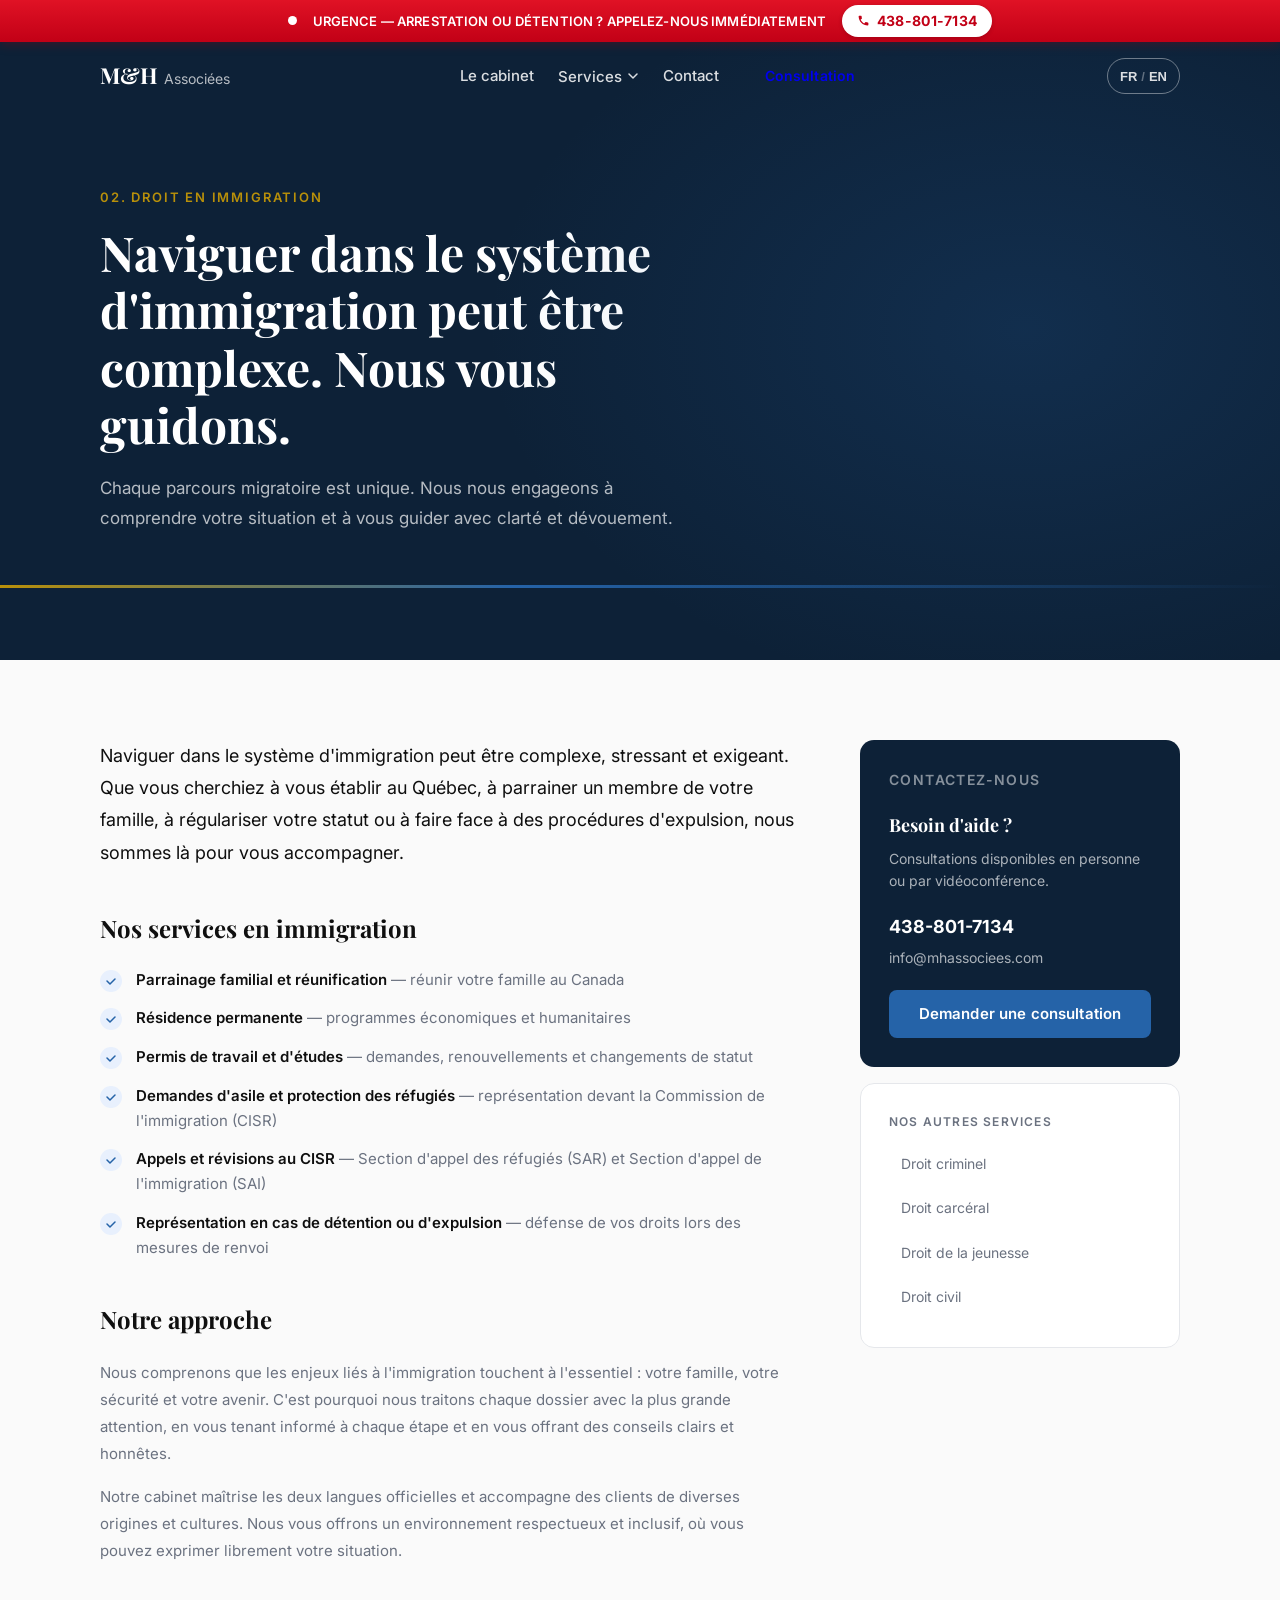
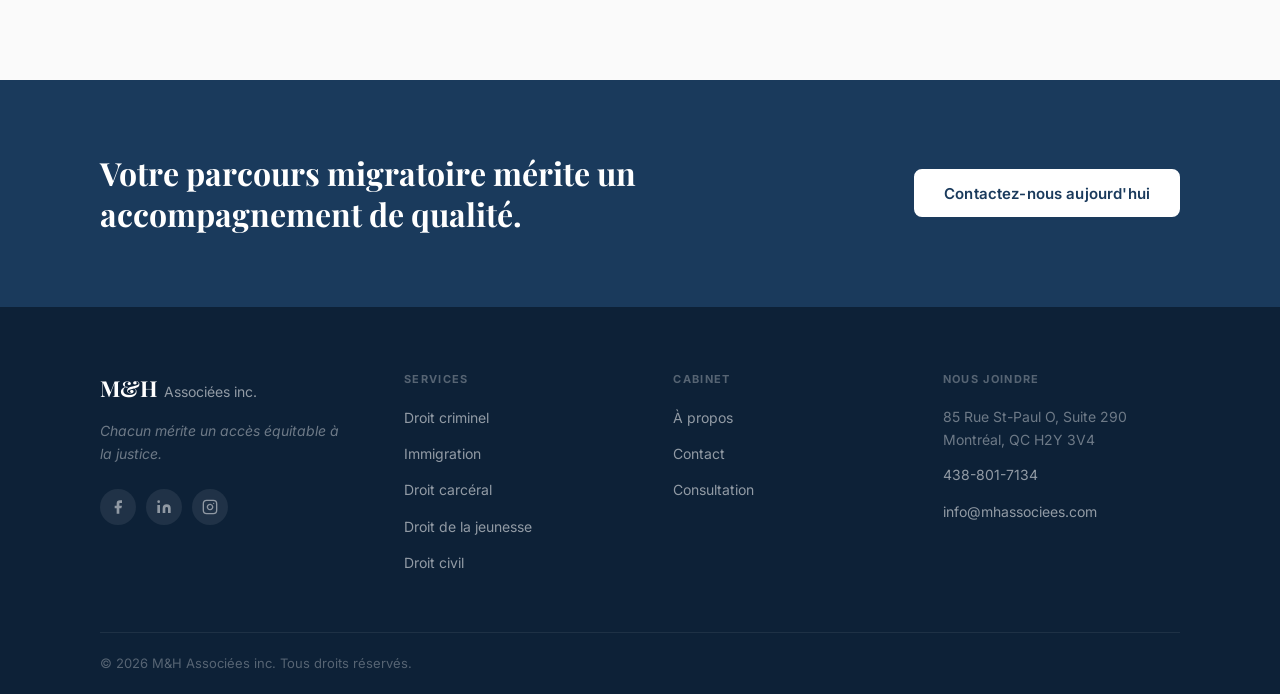
<file: droit-immigration.html>
<!DOCTYPE html>
<html lang="fr">
<head>
  <meta charset="UTF-8" />
  <meta name="viewport" content="width=device-width, initial-scale=1.0" />
  <title>Avocat en immigration à Montréal | Immigration Lawyer — M&amp;H</title>
  <meta name="description" content="Avocat en immigration à Montréal — résidence permanente, parrainage, réfugiés et asile, permis de travail et d'études, appels et expulsion. Service bilingue. 438-801-7134." />
  <link rel="preconnect" href="https://fonts.googleapis.com" />
  <link rel="preconnect" href="https://fonts.gstatic.com" crossorigin />
  <link href="https://fonts.googleapis.com/css2?family=Inter:wght@300;400;500;600;700&family=Playfair+Display:wght@400;600;700&display=swap" rel="stylesheet" />
  <link rel="stylesheet" href="style.css?v=8" />
  <link rel="canonical" href="https://mhassociees.com/droit-immigration.html" />
  <meta name="robots" content="index, follow, max-image-preview:large" />
  <meta name="author" content="M&amp;H Associées inc." />
  <meta name="geo.region" content="CA-QC" />
  <meta name="geo.placename" content="Montréal" />
  <meta name="geo.position" content="45.5046;-73.5558" />
  <meta name="ICBM" content="45.5046, -73.5558" />
  <meta property="og:type" content="website" />
  <meta property="og:site_name" content="M&amp;H Associées inc." />
  <meta property="og:locale" content="fr_CA" />
  <meta property="og:locale:alternate" content="en_CA" />
  <meta property="og:title" content="Avocat en immigration à Montréal | Immigration Lawyer — M&amp;H" />
  <meta property="og:description" content="Avocat en immigration à Montréal — résidence permanente, parrainage, réfugiés et asile, permis de travail et d'études, appels et expulsion. Service bilingue. 438-801-7134." />
  <meta property="og:url" content="https://mhassociees.com/droit-immigration.html" />
  <meta name="twitter:card" content="summary" />
  <meta name="twitter:title" content="Avocat en immigration à Montréal | Immigration Lawyer — M&amp;H" />
  <meta name="twitter:description" content="Avocat en immigration à Montréal — résidence permanente, parrainage, réfugiés et asile, permis de travail et d'études, appels et expulsion. Service bilingue. 438-801-7134." />
  <script type="application/ld+json">{"@context":"https://schema.org","@type":"LegalService","@id":"https://mhassociees.com/#legalservice","name":"M&H Associées inc.","alternateName":"Cabinet M&H Associées","description":"Cabinet d'avocats à Montréal : droit criminel et pénal, immigration, carcéral, jeunesse et civil. Montreal law firm.","url":"https://mhassociees.com/","telephone":"+14388017134","email":"info@mhassociees.com","address":{"@type":"PostalAddress","streetAddress":"85 Rue St-Paul Ouest, Suite 290","addressLocality":"Montréal","addressRegion":"QC","postalCode":"H2Y 3V4","addressCountry":"CA"},"geo":{"@type":"GeoCoordinates","latitude":45.5046,"longitude":-73.5558},"areaServed":[{"@type":"City","name":"Montréal"},{"@type":"AdministrativeArea","name":"Québec"}],"availableLanguage":["fr-CA","en-CA"],"knowsLanguage":["fr-CA","en-CA"],"knowsAbout":["Droit criminel","Droit pénal","Droit de l'immigration","Droit carcéral","Droit de la jeunesse","Droit civil","Criminal law","Immigration law","Civil law"]}</script>
  <script type="application/ld+json">{"@context":"https://schema.org","@type":"BreadcrumbList","itemListElement":[{"@type":"ListItem","position":1,"name":"Accueil","item":"https://mhassociees.com/"},{"@type":"ListItem","position":2,"name":"Droit en immigration","item":"https://mhassociees.com/droit-immigration.html"}]}</script>
</head>
<body>

  <div class="emergency-banner">
    <div class="container emergency-inner">
      <span class="emergency-pulse" aria-hidden="true"></span>
      <span class="emergency-text emergency-text-full">
        <span class="fr">Urgence — arrestation ou détention&nbsp;? Appelez-nous immédiatement</span>
        <span class="en hidden">Emergency — under arrest or detained? Call us right away</span>
      </span>
      <span class="emergency-text emergency-text-short">
        <span class="fr">Urgence 24/7</span>
        <span class="en hidden">24/7 Emergency</span>
      </span>
      <a href="tel:4388017134" class="emergency-phone">438-801-7134</a>
    </div>
  </div>

  <header class="nav" id="nav">
    <div class="nav-inner container">
      <a href="index.html" class="logo"><span class="logo-mh">M&amp;H</span><span class="logo-assoc">Associées</span></a>
      <nav class="nav-links" id="nav-links">
        <a href="le-cabinet.html"><span class="fr">Le cabinet</span><span class="en hidden">About</span></a>
        <div class="dropdown">
          <button class="dropdown-btn"><span class="fr">Services</span><span class="en hidden">Services</span><svg class="chevron" width="12" height="12" viewBox="0 0 12 12" fill="none"><path d="M2 4l4 4 4-4" stroke="currentColor" stroke-width="1.5" stroke-linecap="round" stroke-linejoin="round"/></svg></button>
          <div class="dropdown-menu">
            <a href="droit-criminel.html"><span class="fr">Droit criminel</span><span class="en hidden">Criminal Law</span></a>
            <a href="droit-immigration.html"><span class="fr">Droit en immigration</span><span class="en hidden">Immigration Law</span></a>
            <a href="droit-carceral.html"><span class="fr">Droit carcéral</span><span class="en hidden">Carceral Law</span></a>
            <a href="droit-jeunesse.html"><span class="fr">Droit de la jeunesse</span><span class="en hidden">Youth Law</span></a>
            <a href="droit-civil.html"><span class="fr">Droit civil</span><span class="en hidden">Civil Law</span></a>
          </div>
        </div>
        <a href="contact.html"><span class="fr">Contact</span><span class="en hidden">Contact</span></a>
        <a href="contact.html" class="btn btn-sm"><span class="fr">Consultation</span><span class="en hidden">Consultation</span></a>
      </nav>
      <div class="nav-right">
        <button class="lang-toggle" id="lang-toggle" aria-label="Toggle language"><span class="lang-fr">FR</span><span class="lang-sep">/</span><span class="lang-en">EN</span></button>
        <button class="hamburger" id="hamburger" aria-label="Menu"><span></span><span></span><span></span></button>
      </div>
    </div>
  </header>

  <section class="page-hero">
    <div class="container">
      <p class="hero-eyebrow fr">02. Droit en immigration</p>
      <p class="hero-eyebrow en hidden">02. Immigration Law</p>
      <h1 class="page-hero-title">
        <span class="fr">Naviguer dans le système d'immigration peut être complexe. Nous vous guidons.</span>
        <span class="en hidden">Navigating the immigration system can be complex. We guide you through it.</span>
      </h1>
      <p class="page-hero-sub">
        <span class="fr">Chaque parcours migratoire est unique. Nous nous engageons à comprendre votre situation et à vous guider avec clarté et dévouement.</span>
        <span class="en hidden">Every immigration journey is unique. We commit to understanding your situation and guiding you with clarity and dedication.</span>
      </p>
    </div>
    <div class="page-hero-bar"></div>
  </section>

  <section class="page-content">
    <div class="container page-inner">

      <div class="page-main">
        <p class="content-lead">
          <span class="fr">Naviguer dans le système d'immigration peut être complexe, stressant et exigeant. Que vous cherchiez à vous établir au Québec, à parrainer un membre de votre famille, à régulariser votre statut ou à faire face à des procédures d'expulsion, nous sommes là pour vous accompagner.</span>
          <span class="en hidden">Navigating the immigration system can be complex, stressful, and demanding. Whether you are looking to settle in Quebec, sponsor a family member, regularize your status, or face deportation proceedings, we are here to accompany you.</span>
        </p>

        <h2 class="content-h2"><span class="fr">Nos services en immigration</span><span class="en hidden">Our immigration services</span></h2>
        <ul class="check-list">
          <li class="check-item">
            <div class="check-item-icon"><svg viewBox="0 0 12 12" fill="none"><path d="M2 6l3 3 5-5" stroke="currentColor" stroke-width="1.5" stroke-linecap="round" stroke-linejoin="round"/></svg></div>
            <span class="check-item-text"><strong class="fr">Parrainage familial et réunification</strong><strong class="en hidden">Family sponsorship and reunification</strong><span class="fr"> — réunir votre famille au Canada</span><span class="en hidden"> — reuniting your family in Canada</span></span>
          </li>
          <li class="check-item">
            <div class="check-item-icon"><svg viewBox="0 0 12 12" fill="none"><path d="M2 6l3 3 5-5" stroke="currentColor" stroke-width="1.5" stroke-linecap="round" stroke-linejoin="round"/></svg></div>
            <span class="check-item-text"><strong class="fr">Résidence permanente</strong><strong class="en hidden">Permanent residence</strong><span class="fr"> — programmes économiques et humanitaires</span><span class="en hidden"> — economic and humanitarian programs</span></span>
          </li>
          <li class="check-item">
            <div class="check-item-icon"><svg viewBox="0 0 12 12" fill="none"><path d="M2 6l3 3 5-5" stroke="currentColor" stroke-width="1.5" stroke-linecap="round" stroke-linejoin="round"/></svg></div>
            <span class="check-item-text"><strong class="fr">Permis de travail et d'études</strong><strong class="en hidden">Work and study permits</strong><span class="fr"> — demandes, renouvellements et changements de statut</span><span class="en hidden"> — applications, renewals and status changes</span></span>
          </li>
          <li class="check-item">
            <div class="check-item-icon"><svg viewBox="0 0 12 12" fill="none"><path d="M2 6l3 3 5-5" stroke="currentColor" stroke-width="1.5" stroke-linecap="round" stroke-linejoin="round"/></svg></div>
            <span class="check-item-text"><strong class="fr">Demandes d'asile et protection des réfugiés</strong><strong class="en hidden">Asylum claims and refugee protection</strong><span class="fr"> — représentation devant la Commission de l'immigration (CISR)</span><span class="en hidden"> — representation before the Immigration and Refugee Board (IRB)</span></span>
          </li>
          <li class="check-item">
            <div class="check-item-icon"><svg viewBox="0 0 12 12" fill="none"><path d="M2 6l3 3 5-5" stroke="currentColor" stroke-width="1.5" stroke-linecap="round" stroke-linejoin="round"/></svg></div>
            <span class="check-item-text"><strong class="fr">Appels et révisions au CISR</strong><strong class="en hidden">Appeals and reviews at the IRB</strong><span class="fr"> — Section d'appel des réfugiés (SAR) et Section d'appel de l'immigration (SAI)</span><span class="en hidden"> — Refugee Appeal Division (RAD) and Immigration Appeal Division (IAD)</span></span>
          </li>
          <li class="check-item">
            <div class="check-item-icon"><svg viewBox="0 0 12 12" fill="none"><path d="M2 6l3 3 5-5" stroke="currentColor" stroke-width="1.5" stroke-linecap="round" stroke-linejoin="round"/></svg></div>
            <span class="check-item-text"><strong class="fr">Représentation en cas de détention ou d'expulsion</strong><strong class="en hidden">Representation in detention or deportation</strong><span class="fr"> — défense de vos droits lors des mesures de renvoi</span><span class="en hidden"> — defending your rights in removal proceedings</span></span>
          </li>
        </ul>

        <h2 class="content-h2"><span class="fr">Notre approche</span><span class="en hidden">Our approach</span></h2>
        <p class="content-p">
          <span class="fr">Nous comprenons que les enjeux liés à l'immigration touchent à l'essentiel : votre famille, votre sécurité et votre avenir. C'est pourquoi nous traitons chaque dossier avec la plus grande attention, en vous tenant informé à chaque étape et en vous offrant des conseils clairs et honnêtes.</span>
          <span class="en hidden">We understand that immigration matters touch on the essentials: your family, your safety, and your future. That is why we handle every file with the utmost care, keeping you informed at every step and offering clear, honest advice.</span>
        </p>
        <p class="content-p">
          <span class="fr">Notre cabinet maîtrise les deux langues officielles et accompagne des clients de diverses origines et cultures. Nous vous offrons un environnement respectueux et inclusif, où vous pouvez exprimer librement votre situation.</span>
          <span class="en hidden">Our firm works in both official languages and supports clients from diverse backgrounds and cultures. We offer a respectful and inclusive environment where you can freely express your situation.</span>
        </p>
      </div>

      <aside class="page-sidebar">
        <div class="sidebar-card sidebar-contact">
          <p class="sidebar-title" style="color:rgba(255,255,255,.5);"><span class="fr">Contactez-nous</span><span class="en hidden">Contact us</span></p>
          <h3><span class="fr">Besoin d'aide ?</span><span class="en hidden">Need help?</span></h3>
          <p><span class="fr">Consultations disponibles en personne ou par vidéoconférence.</span><span class="en hidden">Consultations available in person or by videoconference.</span></p>
          <a href="tel:4388017134" class="sidebar-phone">438-801-7134</a>
          <a href="mailto:info@mhassociees.com" class="sidebar-email">info@mhassociees.com</a>
          <a href="contact.html" class="btn btn-primary" style="width:100%;justify-content:center;"><span class="fr">Demander une consultation</span><span class="en hidden">Request a consultation</span></a>
        </div>
        <div class="sidebar-card">
          <p class="sidebar-title"><span class="fr">Nos autres services</span><span class="en hidden">Other services</span></p>
          <div class="sidebar-services">
            <a href="droit-criminel.html"><span class="fr">Droit criminel</span><span class="en hidden">Criminal Law</span></a>
            <a href="droit-carceral.html"><span class="fr">Droit carcéral</span><span class="en hidden">Carceral Law</span></a>
            <a href="droit-jeunesse.html"><span class="fr">Droit de la jeunesse</span><span class="en hidden">Youth Law</span></a>
            <a href="droit-civil.html"><span class="fr">Droit civil</span><span class="en hidden">Civil Law</span></a>
          </div>
        </div>
      </aside>
    </div>
  </section>

  <section class="cta-band">
    <div class="container cta-inner">
      <h2 class="cta-title"><span class="fr">Votre parcours migratoire mérite un accompagnement de qualité.</span><span class="en hidden">Your immigration journey deserves quality support.</span></h2>
      <a href="contact.html" class="btn btn-primary-light"><span class="fr">Contactez-nous aujourd'hui</span><span class="en hidden">Contact us today</span></a>
    </div>
  </section>

  <footer class="footer">
    <div class="container">
      <div class="footer-top">
        <div class="footer-brand">
          <div class="footer-logo"><span class="logo-mh">M&amp;H</span><span class="logo-assoc">Associées inc.</span></div>
          <p class="footer-tagline fr">Chacun mérite un accès équitable à la justice.</p>
          <p class="footer-tagline en hidden">Everyone deserves equitable access to justice.</p>
          <div class="footer-social">
            <a href="#" class="social-link" aria-label="Facebook"><svg viewBox="0 0 24 24" fill="currentColor"><path d="M18 2h-3a5 5 0 0 0-5 5v3H7v4h3v8h4v-8h3l1-4h-4V7a1 1 0 0 1 1-1h3z"/></svg></a>
            <a href="#" class="social-link" aria-label="LinkedIn"><svg viewBox="0 0 24 24" fill="currentColor"><path d="M16 8a6 6 0 0 1 6 6v7h-4v-7a2 2 0 0 0-2-2 2 2 0 0 0-2 2v7h-4v-7a6 6 0 0 1 6-6zM2 9h4v12H2z"/><circle cx="4" cy="4" r="2"/></svg></a>
            <a href="#" class="social-link" aria-label="Instagram"><svg viewBox="0 0 24 24" fill="none" stroke="currentColor" stroke-width="2" stroke-linecap="round" stroke-linejoin="round"><rect x="2" y="2" width="20" height="20" rx="5" ry="5"/><path d="M16 11.37A4 4 0 1 1 12.63 8 4 4 0 0 1 16 11.37z"/><line x1="17.5" y1="6.5" x2="17.51" y2="6.5"/></svg></a>
          </div>
        </div>
        <div class="footer-cols">
          <div class="footer-col">
            <p class="footer-col-title fr">Services</p><p class="footer-col-title en hidden">Services</p>
            <a href="droit-criminel.html"><span class="fr">Droit criminel</span><span class="en hidden">Criminal Law</span></a>
            <a href="droit-immigration.html"><span class="fr">Immigration</span><span class="en hidden">Immigration</span></a>
            <a href="droit-carceral.html"><span class="fr">Droit carcéral</span><span class="en hidden">Carceral Law</span></a>
            <a href="droit-jeunesse.html"><span class="fr">Droit de la jeunesse</span><span class="en hidden">Youth Law</span></a>
            <a href="droit-civil.html"><span class="fr">Droit civil</span><span class="en hidden">Civil Law</span></a>
          </div>
          <div class="footer-col">
            <p class="footer-col-title fr">Cabinet</p><p class="footer-col-title en hidden">Firm</p>
            <a href="le-cabinet.html"><span class="fr">À propos</span><span class="en hidden">About</span></a>
            <a href="contact.html"><span class="fr">Contact</span><span class="en hidden">Contact</span></a>
            <a href="contact.html"><span class="fr">Consultation</span><span class="en hidden">Consultation</span></a>
          </div>
          <div class="footer-col">
            <p class="footer-col-title fr">Nous joindre</p><p class="footer-col-title en hidden">Reach us</p>
            <p class="footer-addr">85 Rue St-Paul O, Suite 290<br>Montréal, QC H2Y 3V4</p>
            <a href="tel:4388017134" class="footer-addr">438-801-7134</a>
            <a href="mailto:info@mhassociees.com" class="footer-addr">info@mhassociees.com</a>
          </div>
        </div>
      </div>
      <div class="footer-bottom">
        <p class="footer-copy">© 2026 M&amp;H Associées inc. <span class="fr">Tous droits réservés.</span><span class="en hidden">All rights reserved.</span></p>
      </div>
    </div>
  </footer>

  <script src="script.js?v=8"></script>
</body>
</html>
</file>
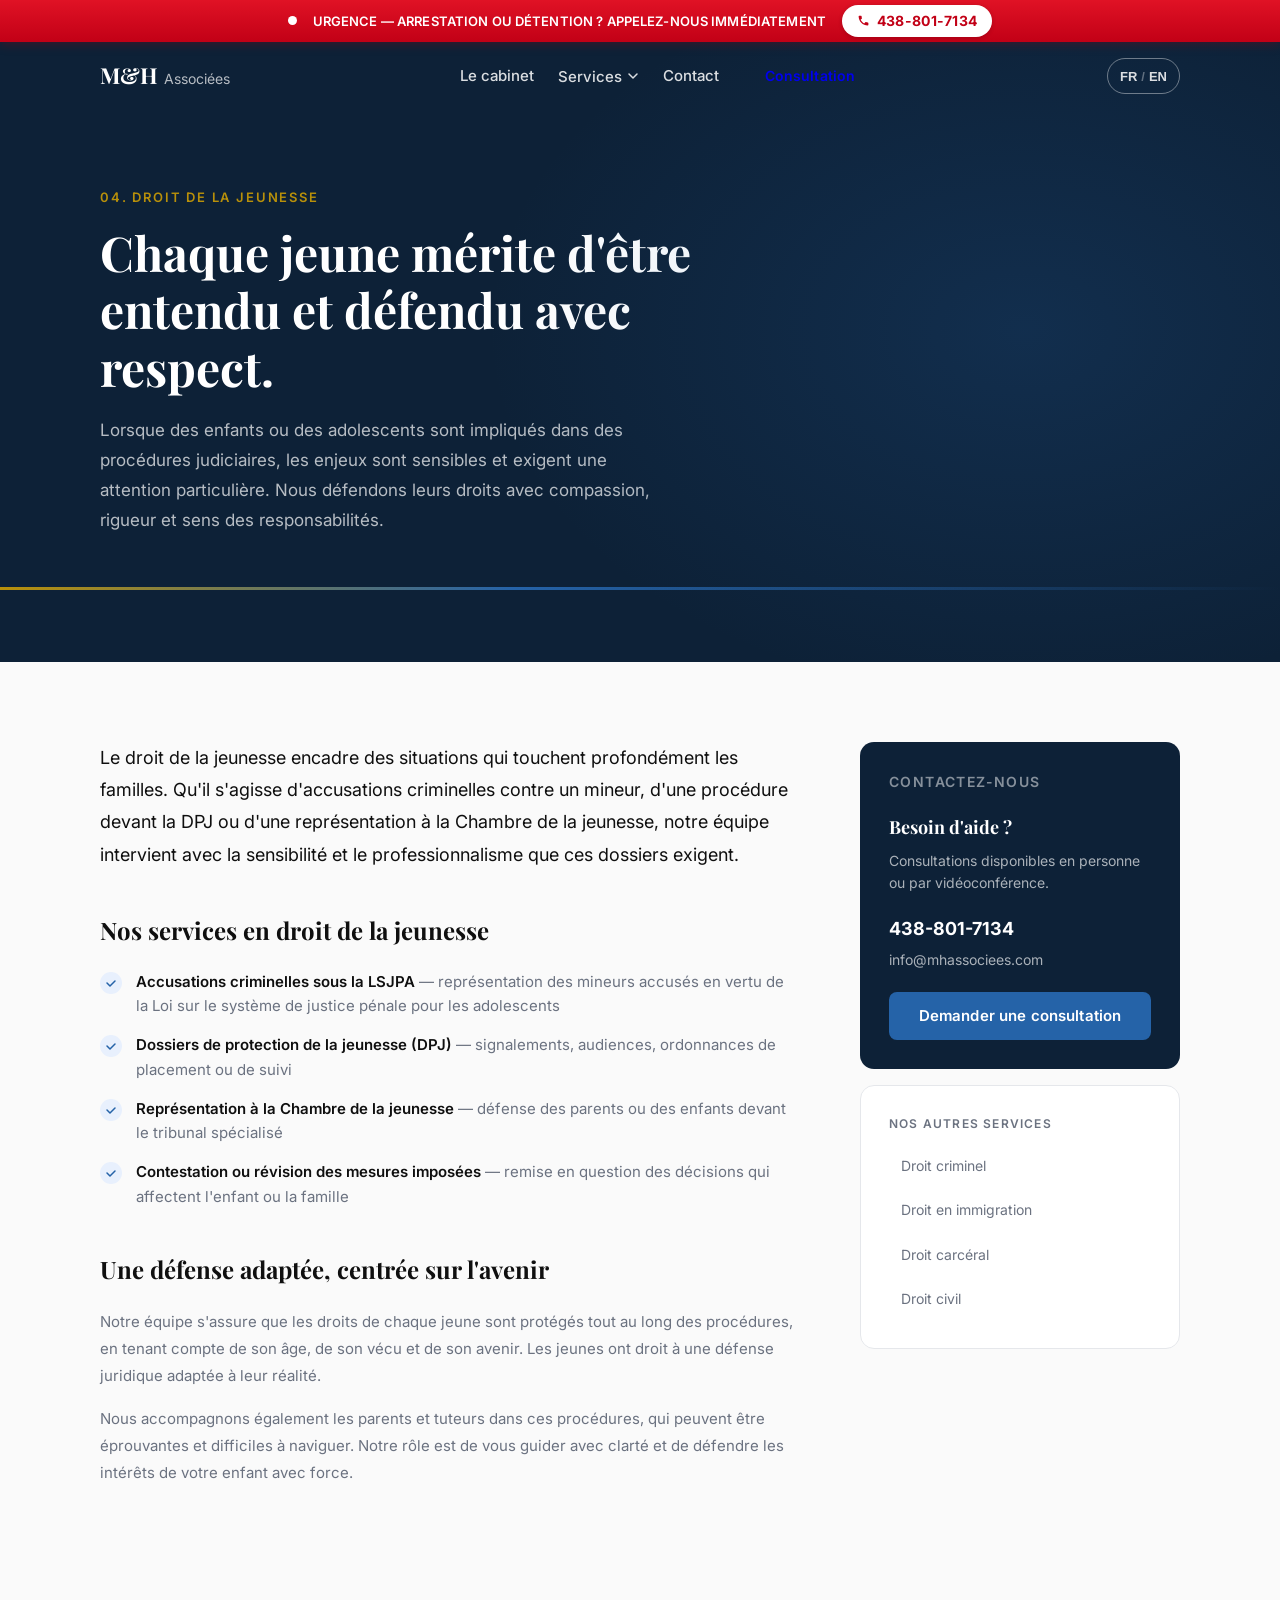
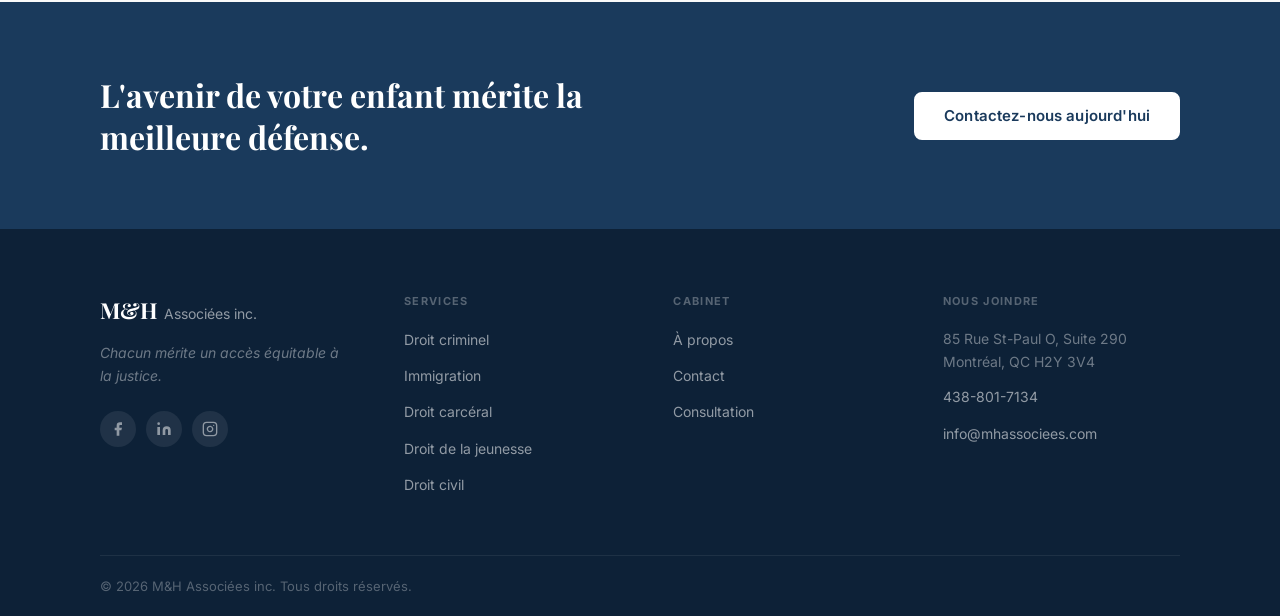
<file: droit-jeunesse.html>
<!DOCTYPE html>
<html lang="fr">
<head>
  <meta charset="UTF-8" />
  <meta name="viewport" content="width=device-width, initial-scale=1.0" />
  <title>Avocat en droit de la jeunesse à Montréal | Youth Law — M&amp;H</title>
  <meta name="description" content="Avocat en droit de la jeunesse à Montréal — LSJPA, protection de la jeunesse (DPJ) et Chambre de la jeunesse. Défense des mineurs et des familles. 438-801-7134." />
  <link rel="preconnect" href="https://fonts.googleapis.com" />
  <link rel="preconnect" href="https://fonts.gstatic.com" crossorigin />
  <link href="https://fonts.googleapis.com/css2?family=Inter:wght@300;400;500;600;700&family=Playfair+Display:wght@400;600;700&display=swap" rel="stylesheet" />
  <link rel="stylesheet" href="style.css?v=8" />
  <link rel="canonical" href="https://mhassociees.com/droit-jeunesse.html" />
  <meta name="robots" content="index, follow, max-image-preview:large" />
  <meta name="author" content="M&amp;H Associées inc." />
  <meta name="geo.region" content="CA-QC" />
  <meta name="geo.placename" content="Montréal" />
  <meta name="geo.position" content="45.5046;-73.5558" />
  <meta name="ICBM" content="45.5046, -73.5558" />
  <meta property="og:type" content="website" />
  <meta property="og:site_name" content="M&amp;H Associées inc." />
  <meta property="og:locale" content="fr_CA" />
  <meta property="og:locale:alternate" content="en_CA" />
  <meta property="og:title" content="Avocat en droit de la jeunesse à Montréal | Youth Law — M&amp;H" />
  <meta property="og:description" content="Avocat en droit de la jeunesse à Montréal — LSJPA, protection de la jeunesse (DPJ) et Chambre de la jeunesse. Défense des mineurs et des familles. 438-801-7134." />
  <meta property="og:url" content="https://mhassociees.com/droit-jeunesse.html" />
  <meta name="twitter:card" content="summary" />
  <meta name="twitter:title" content="Avocat en droit de la jeunesse à Montréal | Youth Law — M&amp;H" />
  <meta name="twitter:description" content="Avocat en droit de la jeunesse à Montréal — LSJPA, protection de la jeunesse (DPJ) et Chambre de la jeunesse. Défense des mineurs et des familles. 438-801-7134." />
  <script type="application/ld+json">{"@context":"https://schema.org","@type":"LegalService","@id":"https://mhassociees.com/#legalservice","name":"M&H Associées inc.","alternateName":"Cabinet M&H Associées","description":"Cabinet d'avocats à Montréal : droit criminel et pénal, immigration, carcéral, jeunesse et civil. Montreal law firm.","url":"https://mhassociees.com/","telephone":"+14388017134","email":"info@mhassociees.com","address":{"@type":"PostalAddress","streetAddress":"85 Rue St-Paul Ouest, Suite 290","addressLocality":"Montréal","addressRegion":"QC","postalCode":"H2Y 3V4","addressCountry":"CA"},"geo":{"@type":"GeoCoordinates","latitude":45.5046,"longitude":-73.5558},"areaServed":[{"@type":"City","name":"Montréal"},{"@type":"AdministrativeArea","name":"Québec"}],"availableLanguage":["fr-CA","en-CA"],"knowsLanguage":["fr-CA","en-CA"],"knowsAbout":["Droit criminel","Droit pénal","Droit de l'immigration","Droit carcéral","Droit de la jeunesse","Droit civil","Criminal law","Immigration law","Civil law"]}</script>
  <script type="application/ld+json">{"@context":"https://schema.org","@type":"BreadcrumbList","itemListElement":[{"@type":"ListItem","position":1,"name":"Accueil","item":"https://mhassociees.com/"},{"@type":"ListItem","position":2,"name":"Droit de la jeunesse","item":"https://mhassociees.com/droit-jeunesse.html"}]}</script>
</head>
<body>

  <div class="emergency-banner">
    <div class="container emergency-inner">
      <span class="emergency-pulse" aria-hidden="true"></span>
      <span class="emergency-text emergency-text-full">
        <span class="fr">Urgence — arrestation ou détention&nbsp;? Appelez-nous immédiatement</span>
        <span class="en hidden">Emergency — under arrest or detained? Call us right away</span>
      </span>
      <span class="emergency-text emergency-text-short">
        <span class="fr">Urgence 24/7</span>
        <span class="en hidden">24/7 Emergency</span>
      </span>
      <a href="tel:4388017134" class="emergency-phone">438-801-7134</a>
    </div>
  </div>

  <header class="nav" id="nav">
    <div class="nav-inner container">
      <a href="index.html" class="logo"><span class="logo-mh">M&amp;H</span><span class="logo-assoc">Associées</span></a>
      <nav class="nav-links" id="nav-links">
        <a href="le-cabinet.html"><span class="fr">Le cabinet</span><span class="en hidden">About</span></a>
        <div class="dropdown">
          <button class="dropdown-btn"><span class="fr">Services</span><span class="en hidden">Services</span><svg class="chevron" width="12" height="12" viewBox="0 0 12 12" fill="none"><path d="M2 4l4 4 4-4" stroke="currentColor" stroke-width="1.5" stroke-linecap="round" stroke-linejoin="round"/></svg></button>
          <div class="dropdown-menu">
            <a href="droit-criminel.html"><span class="fr">Droit criminel</span><span class="en hidden">Criminal Law</span></a>
            <a href="droit-immigration.html"><span class="fr">Droit en immigration</span><span class="en hidden">Immigration Law</span></a>
            <a href="droit-carceral.html"><span class="fr">Droit carcéral</span><span class="en hidden">Carceral Law</span></a>
            <a href="droit-jeunesse.html"><span class="fr">Droit de la jeunesse</span><span class="en hidden">Youth Law</span></a>
            <a href="droit-civil.html"><span class="fr">Droit civil</span><span class="en hidden">Civil Law</span></a>
          </div>
        </div>
        <a href="contact.html"><span class="fr">Contact</span><span class="en hidden">Contact</span></a>
        <a href="contact.html" class="btn btn-sm"><span class="fr">Consultation</span><span class="en hidden">Consultation</span></a>
      </nav>
      <div class="nav-right">
        <button class="lang-toggle" id="lang-toggle" aria-label="Toggle language"><span class="lang-fr">FR</span><span class="lang-sep">/</span><span class="lang-en">EN</span></button>
        <button class="hamburger" id="hamburger" aria-label="Menu"><span></span><span></span><span></span></button>
      </div>
    </div>
  </header>

  <section class="page-hero">
    <div class="container">
      <p class="hero-eyebrow fr">04. Droit de la jeunesse</p>
      <p class="hero-eyebrow en hidden">04. Youth Law</p>
      <h1 class="page-hero-title">
        <span class="fr">Chaque jeune mérite d'être entendu et défendu avec respect.</span>
        <span class="en hidden">Every young person deserves to be heard and defended with respect.</span>
      </h1>
      <p class="page-hero-sub">
        <span class="fr">Lorsque des enfants ou des adolescents sont impliqués dans des procédures judiciaires, les enjeux sont sensibles et exigent une attention particulière. Nous défendons leurs droits avec compassion, rigueur et sens des responsabilités.</span>
        <span class="en hidden">When children or adolescents are involved in judicial proceedings, the stakes are sensitive and require special attention. We defend their rights with compassion, rigour, and a sense of responsibility.</span>
      </p>
    </div>
    <div class="page-hero-bar"></div>
  </section>

  <section class="page-content">
    <div class="container page-inner">

      <div class="page-main">
        <p class="content-lead">
          <span class="fr">Le droit de la jeunesse encadre des situations qui touchent profondément les familles. Qu'il s'agisse d'accusations criminelles contre un mineur, d'une procédure devant la DPJ ou d'une représentation à la Chambre de la jeunesse, notre équipe intervient avec la sensibilité et le professionnalisme que ces dossiers exigent.</span>
          <span class="en hidden">Youth law covers situations that profoundly affect families. Whether it involves criminal charges against a minor, proceedings before the DPJ, or representation at the Youth Chamber, our team intervenes with the sensitivity and professionalism these files require.</span>
        </p>

        <h2 class="content-h2"><span class="fr">Nos services en droit de la jeunesse</span><span class="en hidden">Our youth law services</span></h2>
        <ul class="check-list">
          <li class="check-item">
            <div class="check-item-icon"><svg viewBox="0 0 12 12" fill="none"><path d="M2 6l3 3 5-5" stroke="currentColor" stroke-width="1.5" stroke-linecap="round" stroke-linejoin="round"/></svg></div>
            <span class="check-item-text"><strong class="fr">Accusations criminelles sous la LSJPA</strong><strong class="en hidden">Criminal charges under the YCJA</strong><span class="fr"> — représentation des mineurs accusés en vertu de la Loi sur le système de justice pénale pour les adolescents</span><span class="en hidden"> — representation of minors charged under the Youth Criminal Justice Act</span></span>
          </li>
          <li class="check-item">
            <div class="check-item-icon"><svg viewBox="0 0 12 12" fill="none"><path d="M2 6l3 3 5-5" stroke="currentColor" stroke-width="1.5" stroke-linecap="round" stroke-linejoin="round"/></svg></div>
            <span class="check-item-text"><strong class="fr">Dossiers de protection de la jeunesse (DPJ)</strong><strong class="en hidden">Youth protection cases (DPJ)</strong><span class="fr"> — signalements, audiences, ordonnances de placement ou de suivi</span><span class="en hidden"> — reports, hearings, placement or monitoring orders</span></span>
          </li>
          <li class="check-item">
            <div class="check-item-icon"><svg viewBox="0 0 12 12" fill="none"><path d="M2 6l3 3 5-5" stroke="currentColor" stroke-width="1.5" stroke-linecap="round" stroke-linejoin="round"/></svg></div>
            <span class="check-item-text"><strong class="fr">Représentation à la Chambre de la jeunesse</strong><strong class="en hidden">Representation at the Youth Chamber</strong><span class="fr"> — défense des parents ou des enfants devant le tribunal spécialisé</span><span class="en hidden"> — defence of parents or children before the specialized court</span></span>
          </li>
          <li class="check-item">
            <div class="check-item-icon"><svg viewBox="0 0 12 12" fill="none"><path d="M2 6l3 3 5-5" stroke="currentColor" stroke-width="1.5" stroke-linecap="round" stroke-linejoin="round"/></svg></div>
            <span class="check-item-text"><strong class="fr">Contestation ou révision des mesures imposées</strong><strong class="en hidden">Contesting or revising imposed measures</strong><span class="fr"> — remise en question des décisions qui affectent l'enfant ou la famille</span><span class="en hidden"> — challenging decisions that affect the child or family</span></span>
          </li>
        </ul>

        <h2 class="content-h2"><span class="fr">Une défense adaptée, centrée sur l'avenir</span><span class="en hidden">Adapted defence, focused on the future</span></h2>
        <p class="content-p">
          <span class="fr">Notre équipe s'assure que les droits de chaque jeune sont protégés tout au long des procédures, en tenant compte de son âge, de son vécu et de son avenir. Les jeunes ont droit à une défense juridique adaptée à leur réalité.</span>
          <span class="en hidden">Our team ensures that every young person's rights are protected throughout proceedings, taking into account their age, background, and future. Young people have a right to legal defence adapted to their reality.</span>
        </p>
        <p class="content-p">
          <span class="fr">Nous accompagnons également les parents et tuteurs dans ces procédures, qui peuvent être éprouvantes et difficiles à naviguer. Notre rôle est de vous guider avec clarté et de défendre les intérêts de votre enfant avec force.</span>
          <span class="en hidden">We also support parents and guardians through these proceedings, which can be trying and difficult to navigate. Our role is to guide you clearly and defend your child's interests with strength.</span>
        </p>
      </div>

      <aside class="page-sidebar">
        <div class="sidebar-card sidebar-contact">
          <p class="sidebar-title" style="color:rgba(255,255,255,.5);"><span class="fr">Contactez-nous</span><span class="en hidden">Contact us</span></p>
          <h3><span class="fr">Besoin d'aide ?</span><span class="en hidden">Need help?</span></h3>
          <p><span class="fr">Consultations disponibles en personne ou par vidéoconférence.</span><span class="en hidden">Consultations available in person or by videoconference.</span></p>
          <a href="tel:4388017134" class="sidebar-phone">438-801-7134</a>
          <a href="mailto:info@mhassociees.com" class="sidebar-email">info@mhassociees.com</a>
          <a href="contact.html" class="btn btn-primary" style="width:100%;justify-content:center;"><span class="fr">Demander une consultation</span><span class="en hidden">Request a consultation</span></a>
        </div>
        <div class="sidebar-card">
          <p class="sidebar-title"><span class="fr">Nos autres services</span><span class="en hidden">Other services</span></p>
          <div class="sidebar-services">
            <a href="droit-criminel.html"><span class="fr">Droit criminel</span><span class="en hidden">Criminal Law</span></a>
            <a href="droit-immigration.html"><span class="fr">Droit en immigration</span><span class="en hidden">Immigration Law</span></a>
            <a href="droit-carceral.html"><span class="fr">Droit carcéral</span><span class="en hidden">Carceral Law</span></a>
            <a href="droit-civil.html"><span class="fr">Droit civil</span><span class="en hidden">Civil Law</span></a>
          </div>
        </div>
      </aside>
    </div>
  </section>

  <section class="cta-band">
    <div class="container cta-inner">
      <h2 class="cta-title"><span class="fr">L'avenir de votre enfant mérite la meilleure défense.</span><span class="en hidden">Your child's future deserves the best defence.</span></h2>
      <a href="contact.html" class="btn btn-primary-light"><span class="fr">Contactez-nous aujourd'hui</span><span class="en hidden">Contact us today</span></a>
    </div>
  </section>

  <footer class="footer">
    <div class="container">
      <div class="footer-top">
        <div class="footer-brand">
          <div class="footer-logo"><span class="logo-mh">M&amp;H</span><span class="logo-assoc">Associées inc.</span></div>
          <p class="footer-tagline fr">Chacun mérite un accès équitable à la justice.</p>
          <p class="footer-tagline en hidden">Everyone deserves equitable access to justice.</p>
          <div class="footer-social">
            <a href="#" class="social-link" aria-label="Facebook"><svg viewBox="0 0 24 24" fill="currentColor"><path d="M18 2h-3a5 5 0 0 0-5 5v3H7v4h3v8h4v-8h3l1-4h-4V7a1 1 0 0 1 1-1h3z"/></svg></a>
            <a href="#" class="social-link" aria-label="LinkedIn"><svg viewBox="0 0 24 24" fill="currentColor"><path d="M16 8a6 6 0 0 1 6 6v7h-4v-7a2 2 0 0 0-2-2 2 2 0 0 0-2 2v7h-4v-7a6 6 0 0 1 6-6zM2 9h4v12H2z"/><circle cx="4" cy="4" r="2"/></svg></a>
            <a href="#" class="social-link" aria-label="Instagram"><svg viewBox="0 0 24 24" fill="none" stroke="currentColor" stroke-width="2" stroke-linecap="round" stroke-linejoin="round"><rect x="2" y="2" width="20" height="20" rx="5" ry="5"/><path d="M16 11.37A4 4 0 1 1 12.63 8 4 4 0 0 1 16 11.37z"/><line x1="17.5" y1="6.5" x2="17.51" y2="6.5"/></svg></a>
          </div>
        </div>
        <div class="footer-cols">
          <div class="footer-col">
            <p class="footer-col-title fr">Services</p><p class="footer-col-title en hidden">Services</p>
            <a href="droit-criminel.html"><span class="fr">Droit criminel</span><span class="en hidden">Criminal Law</span></a>
            <a href="droit-immigration.html"><span class="fr">Immigration</span><span class="en hidden">Immigration</span></a>
            <a href="droit-carceral.html"><span class="fr">Droit carcéral</span><span class="en hidden">Carceral Law</span></a>
            <a href="droit-jeunesse.html"><span class="fr">Droit de la jeunesse</span><span class="en hidden">Youth Law</span></a>
            <a href="droit-civil.html"><span class="fr">Droit civil</span><span class="en hidden">Civil Law</span></a>
          </div>
          <div class="footer-col">
            <p class="footer-col-title fr">Cabinet</p><p class="footer-col-title en hidden">Firm</p>
            <a href="le-cabinet.html"><span class="fr">À propos</span><span class="en hidden">About</span></a>
            <a href="contact.html"><span class="fr">Contact</span><span class="en hidden">Contact</span></a>
            <a href="contact.html"><span class="fr">Consultation</span><span class="en hidden">Consultation</span></a>
          </div>
          <div class="footer-col">
            <p class="footer-col-title fr">Nous joindre</p><p class="footer-col-title en hidden">Reach us</p>
            <p class="footer-addr">85 Rue St-Paul O, Suite 290<br>Montréal, QC H2Y 3V4</p>
            <a href="tel:4388017134" class="footer-addr">438-801-7134</a>
            <a href="mailto:info@mhassociees.com" class="footer-addr">info@mhassociees.com</a>
          </div>
        </div>
      </div>
      <div class="footer-bottom">
        <p class="footer-copy">© 2026 M&amp;H Associées inc. <span class="fr">Tous droits réservés.</span><span class="en hidden">All rights reserved.</span></p>
      </div>
    </div>
  </footer>

  <script src="script.js?v=8"></script>
</body>
</html>
</file>
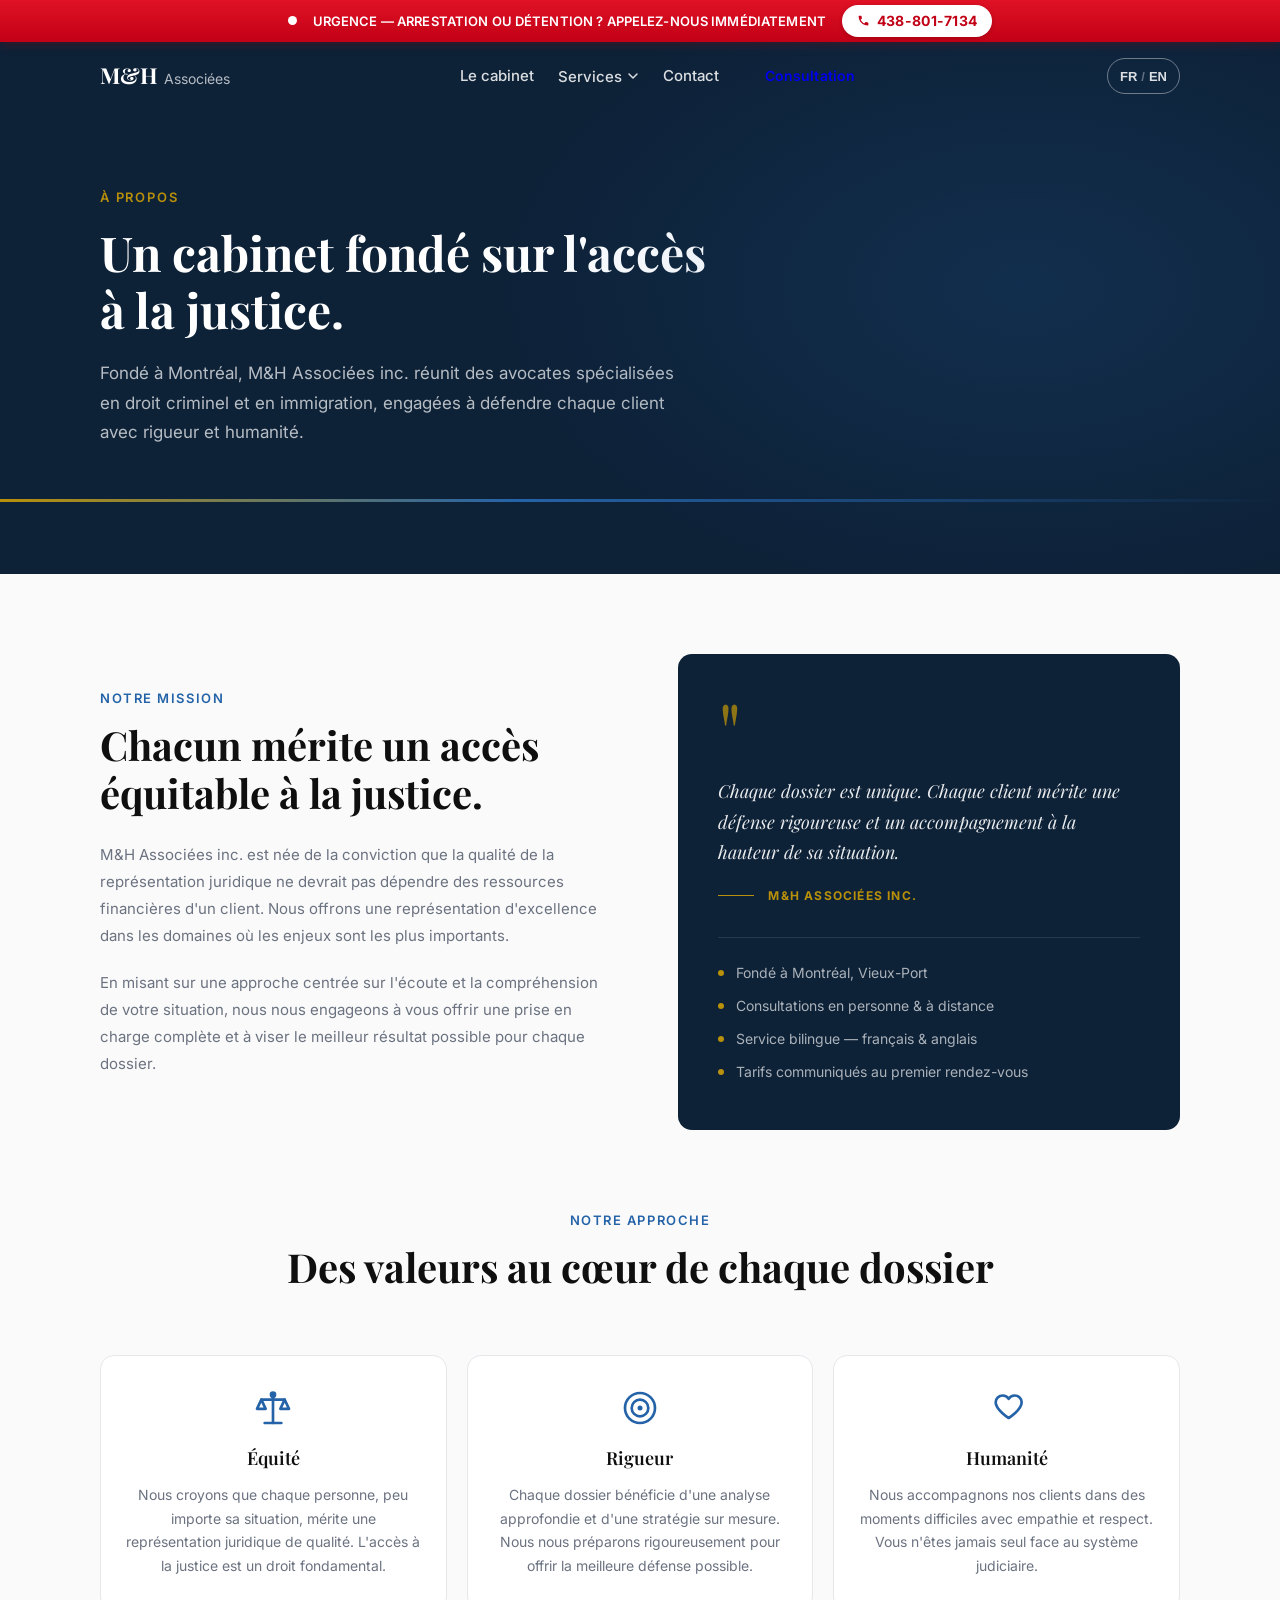
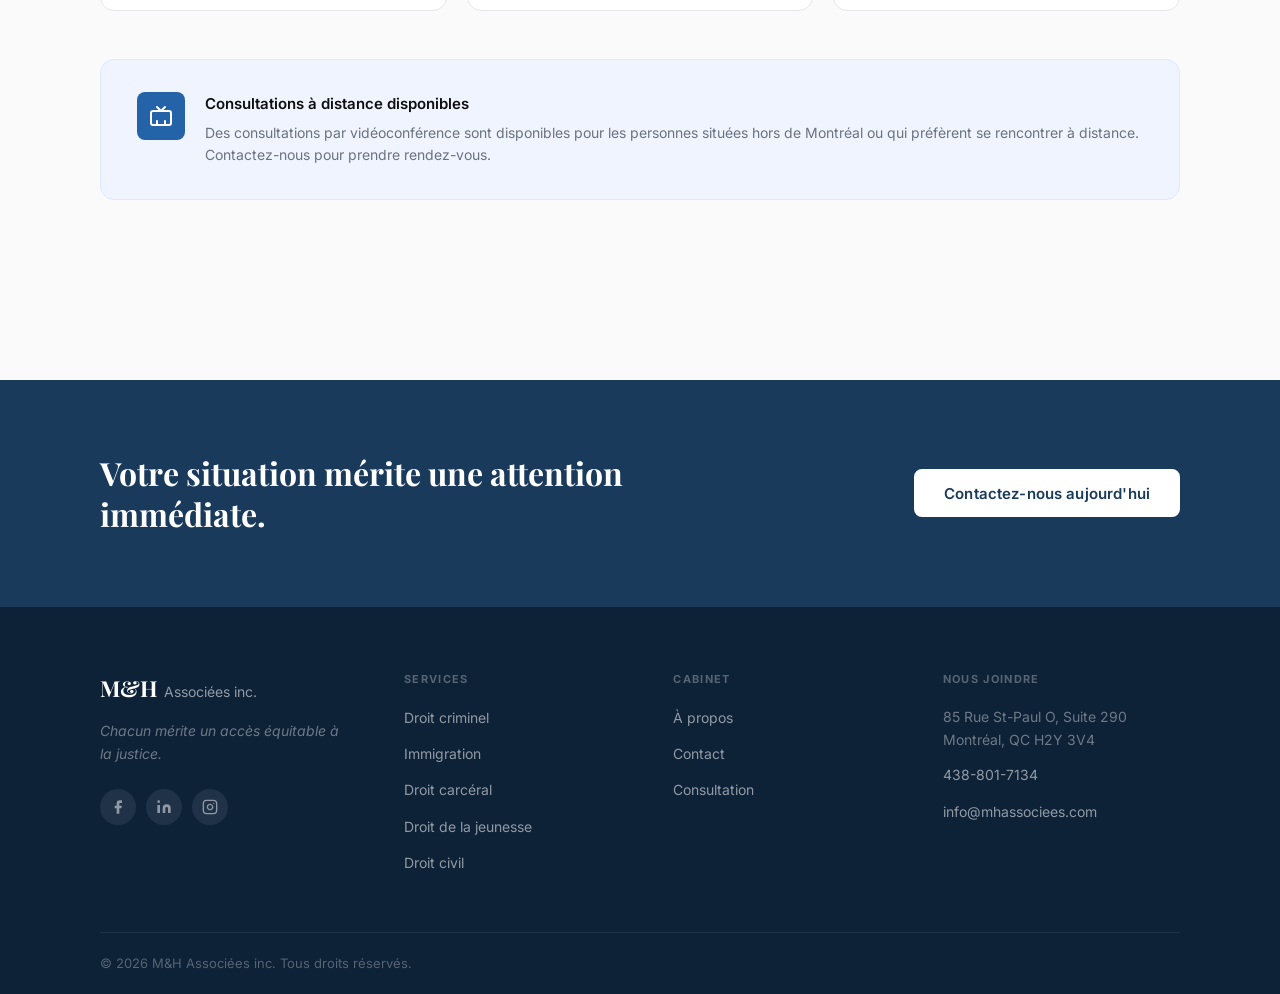
<file: le-cabinet.html>
<!DOCTYPE html>
<html lang="fr">
<head>
  <meta charset="UTF-8" />
  <meta name="viewport" content="width=device-width, initial-scale=1.0" />
  <title>Le cabinet — Avocats à Montréal | M&amp;H Associées inc.</title>
  <meta name="description" content="Le cabinet M&amp;H Associées inc. — avocats à Montréal en droit criminel, immigration et civil. Notre mission, nos valeurs et une approche centrée sur l'écoute." />
  <link rel="preconnect" href="https://fonts.googleapis.com" />
  <link rel="preconnect" href="https://fonts.gstatic.com" crossorigin />
  <link href="https://fonts.googleapis.com/css2?family=Inter:wght@300;400;500;600;700&family=Playfair+Display:wght@400;600;700&display=swap" rel="stylesheet" />
  <link rel="stylesheet" href="style.css?v=8" />
  <link rel="canonical" href="https://mhassociees.com/le-cabinet.html" />
  <meta name="robots" content="index, follow, max-image-preview:large" />
  <meta name="author" content="M&amp;H Associées inc." />
  <meta name="geo.region" content="CA-QC" />
  <meta name="geo.placename" content="Montréal" />
  <meta name="geo.position" content="45.5046;-73.5558" />
  <meta name="ICBM" content="45.5046, -73.5558" />
  <meta property="og:type" content="website" />
  <meta property="og:site_name" content="M&amp;H Associées inc." />
  <meta property="og:locale" content="fr_CA" />
  <meta property="og:locale:alternate" content="en_CA" />
  <meta property="og:title" content="Le cabinet — Avocats à Montréal | M&amp;H Associées inc." />
  <meta property="og:description" content="Le cabinet M&amp;H Associées inc. — avocats à Montréal en droit criminel, immigration et civil. Notre mission, nos valeurs et une approche centrée sur l'écoute." />
  <meta property="og:url" content="https://mhassociees.com/le-cabinet.html" />
  <meta name="twitter:card" content="summary" />
  <meta name="twitter:title" content="Le cabinet — Avocats à Montréal | M&amp;H Associées inc." />
  <meta name="twitter:description" content="Le cabinet M&amp;H Associées inc. — avocats à Montréal en droit criminel, immigration et civil. Notre mission, nos valeurs et une approche centrée sur l'écoute." />
  <script type="application/ld+json">{"@context":"https://schema.org","@type":"LegalService","@id":"https://mhassociees.com/#legalservice","name":"M&H Associées inc.","alternateName":"Cabinet M&H Associées","description":"Cabinet d'avocats à Montréal : droit criminel et pénal, immigration, carcéral, jeunesse et civil. Montreal law firm.","url":"https://mhassociees.com/","telephone":"+14388017134","email":"info@mhassociees.com","address":{"@type":"PostalAddress","streetAddress":"85 Rue St-Paul Ouest, Suite 290","addressLocality":"Montréal","addressRegion":"QC","postalCode":"H2Y 3V4","addressCountry":"CA"},"geo":{"@type":"GeoCoordinates","latitude":45.5046,"longitude":-73.5558},"areaServed":[{"@type":"City","name":"Montréal"},{"@type":"AdministrativeArea","name":"Québec"}],"availableLanguage":["fr-CA","en-CA"],"knowsLanguage":["fr-CA","en-CA"],"knowsAbout":["Droit criminel","Droit pénal","Droit de l'immigration","Droit carcéral","Droit de la jeunesse","Droit civil","Criminal law","Immigration law","Civil law"]}</script>
  <script type="application/ld+json">{"@context":"https://schema.org","@type":"BreadcrumbList","itemListElement":[{"@type":"ListItem","position":1,"name":"Accueil","item":"https://mhassociees.com/"},{"@type":"ListItem","position":2,"name":"Le cabinet","item":"https://mhassociees.com/le-cabinet.html"}]}</script>
</head>
<body>

  <div class="emergency-banner">
    <div class="container emergency-inner">
      <span class="emergency-pulse" aria-hidden="true"></span>
      <span class="emergency-text emergency-text-full">
        <span class="fr">Urgence — arrestation ou détention&nbsp;? Appelez-nous immédiatement</span>
        <span class="en hidden">Emergency — under arrest or detained? Call us right away</span>
      </span>
      <span class="emergency-text emergency-text-short">
        <span class="fr">Urgence 24/7</span>
        <span class="en hidden">24/7 Emergency</span>
      </span>
      <a href="tel:4388017134" class="emergency-phone">438-801-7134</a>
    </div>
  </div>

  <header class="nav" id="nav">
    <div class="nav-inner container">
      <a href="index.html" class="logo"><span class="logo-mh">M&amp;H</span><span class="logo-assoc">Associées</span></a>
      <nav class="nav-links" id="nav-links">
        <a href="le-cabinet.html"><span class="fr">Le cabinet</span><span class="en hidden">About</span></a>
        <div class="dropdown">
          <button class="dropdown-btn"><span class="fr">Services</span><span class="en hidden">Services</span><svg class="chevron" width="12" height="12" viewBox="0 0 12 12" fill="none"><path d="M2 4l4 4 4-4" stroke="currentColor" stroke-width="1.5" stroke-linecap="round" stroke-linejoin="round"/></svg></button>
          <div class="dropdown-menu">
            <a href="droit-criminel.html"><span class="fr">Droit criminel</span><span class="en hidden">Criminal Law</span></a>
            <a href="droit-immigration.html"><span class="fr">Droit en immigration</span><span class="en hidden">Immigration Law</span></a>
            <a href="droit-carceral.html"><span class="fr">Droit carcéral</span><span class="en hidden">Carceral Law</span></a>
            <a href="droit-jeunesse.html"><span class="fr">Droit de la jeunesse</span><span class="en hidden">Youth Law</span></a>
            <a href="droit-civil.html"><span class="fr">Droit civil</span><span class="en hidden">Civil Law</span></a>
          </div>
        </div>
        <a href="contact.html"><span class="fr">Contact</span><span class="en hidden">Contact</span></a>
        <a href="contact.html" class="btn btn-sm"><span class="fr">Consultation</span><span class="en hidden">Consultation</span></a>
      </nav>
      <div class="nav-right">
        <button class="lang-toggle" id="lang-toggle" aria-label="Toggle language"><span class="lang-fr">FR</span><span class="lang-sep">/</span><span class="lang-en">EN</span></button>
        <button class="hamburger" id="hamburger" aria-label="Menu"><span></span><span></span><span></span></button>
      </div>
    </div>
  </header>

  <section class="page-hero">
    <div class="container">
      <p class="hero-eyebrow fr">À propos</p>
      <p class="hero-eyebrow en hidden">About us</p>
      <h1 class="page-hero-title">
        <span class="fr">Un cabinet fondé sur l'accès à la justice.</span>
        <span class="en hidden">A firm built on access to justice.</span>
      </h1>
      <p class="page-hero-sub">
        <span class="fr">Fondé à Montréal, M&H Associées inc. réunit des avocates spécialisées en droit criminel et en immigration, engagées à défendre chaque client avec rigueur et humanité.</span>
        <span class="en hidden">Founded in Montreal, M&H Associées inc. brings together lawyers specialized in criminal and immigration law, committed to defending every client with rigour and humanity.</span>
      </p>
    </div>
    <div class="page-hero-bar"></div>
  </section>

  <section class="page-content" style="padding-top:80px;">
    <div class="container">

      <div class="cabinet-grid">
        <div class="about-text">
          <p class="section-eyebrow fr">Notre mission</p>
          <p class="section-eyebrow en hidden">Our mission</p>
          <h2 class="section-title">
            <span class="fr">Chacun mérite un accès équitable à la justice.</span>
            <span class="en hidden">Everyone deserves equitable access to justice.</span>
          </h2>
          <p class="about-body">
            <span class="fr">M&H Associées inc. est née de la conviction que la qualité de la représentation juridique ne devrait pas dépendre des ressources financières d'un client. Nous offrons une représentation d'excellence dans les domaines où les enjeux sont les plus importants.</span>
            <span class="en hidden">M&H Associées inc. was born from the conviction that the quality of legal representation should not depend on a client's financial resources. We offer excellent representation in the areas where stakes are highest.</span>
          </p>
          <p class="about-body">
            <span class="fr">En misant sur une approche centrée sur l'écoute et la compréhension de votre situation, nous nous engageons à vous offrir une prise en charge complète et à viser le meilleur résultat possible pour chaque dossier.</span>
            <span class="en hidden">By prioritizing an approach centred on listening and understanding your situation, we commit to providing complete case management and aiming for the best possible outcome for every file.</span>
          </p>
        </div>
        <div class="about-panel">
          <div class="about-panel-quote">
            <span class="about-quote-mark">"</span>
            <p class="about-panel-text fr">Chaque dossier est unique. Chaque client mérite une défense rigoureuse et un accompagnement à la hauteur de sa situation.</p>
            <p class="about-panel-text en hidden">Every case is unique. Every client deserves rigorous defence and support equal to their situation.</p>
            <div class="about-panel-sig">
              <div class="about-panel-line"></div>
              <span class="about-panel-firm">M&amp;H Associées inc.</span>
            </div>
          </div>
          <div class="about-panel-items">
            <div class="about-panel-item"><div class="api-dot"></div><span class="fr">Fondé à Montréal, Vieux-Port</span><span class="en hidden">Founded in Montreal, Old Port</span></div>
            <div class="about-panel-item"><div class="api-dot"></div><span class="fr">Consultations en personne &amp; à distance</span><span class="en hidden">In-person &amp; remote consultations</span></div>
            <div class="about-panel-item"><div class="api-dot"></div><span class="fr">Service bilingue — français &amp; anglais</span><span class="en hidden">Bilingual service — French &amp; English</span></div>
            <div class="about-panel-item"><div class="api-dot"></div><span class="fr">Tarifs communiqués au premier rendez-vous</span><span class="en hidden">Rates disclosed at first appointment</span></div>
          </div>
        </div>
      </div>

      <div style="margin-top:80px;">
        <div class="section-header">
          <p class="section-eyebrow fr">Notre approche</p>
          <p class="section-eyebrow en hidden">Our approach</p>
          <h2 class="section-title">
            <span class="fr">Des valeurs au cœur de chaque dossier</span>
            <span class="en hidden">Values at the heart of every case</span>
          </h2>
        </div>
        <div class="values-grid">
          <div class="value-card">
            <div class="value-card-icon"><svg viewBox="0 0 24 24" fill="none" stroke="currentColor" stroke-width="1.6" stroke-linecap="round" stroke-linejoin="round"><path d="M12 4v17"/><path d="M7 21h10"/><path d="M5 7h14"/><circle cx="12" cy="4" r="1.2"/><path d="M5 7l-2.6 5.5h5.2L5 7z"/><path d="M19 7l-2.6 5.5h5.2L19 7z"/></svg></div>
            <h3 class="value-card-title"><span class="fr">Équité</span><span class="en hidden">Equity</span></h3>
            <p class="value-card-desc">
              <span class="fr">Nous croyons que chaque personne, peu importe sa situation, mérite une représentation juridique de qualité. L'accès à la justice est un droit fondamental.</span>
              <span class="en hidden">We believe every person, regardless of their situation, deserves quality legal representation. Access to justice is a fundamental right.</span>
            </p>
          </div>
          <div class="value-card">
            <div class="value-card-icon"><svg viewBox="0 0 24 24" fill="none" stroke="currentColor" stroke-width="1.6"><circle cx="12" cy="12" r="9"/><circle cx="12" cy="12" r="5"/><circle cx="12" cy="12" r="1.5" fill="currentColor" stroke="none"/></svg></div>
            <h3 class="value-card-title"><span class="fr">Rigueur</span><span class="en hidden">Rigour</span></h3>
            <p class="value-card-desc">
              <span class="fr">Chaque dossier bénéficie d'une analyse approfondie et d'une stratégie sur mesure. Nous nous préparons rigoureusement pour offrir la meilleure défense possible.</span>
              <span class="en hidden">Every file receives an in-depth analysis and tailored strategy. We prepare rigorously to offer the best possible defence.</span>
            </p>
          </div>
          <div class="value-card">
            <div class="value-card-icon"><svg viewBox="0 0 24 24" fill="none" stroke="currentColor" stroke-width="1.6" stroke-linecap="round" stroke-linejoin="round"><path d="M20.8 8.6c0-2.3-1.9-4.1-4.2-4.1-1.5 0-2.9.8-3.6 2-.7-1.2-2.1-2-3.6-2C7.1 4.5 5.2 6.3 5.2 8.6c0 4.5 7.8 9.4 7.8 9.4s7.8-4.9 7.8-9.4z"/></svg></div>
            <h3 class="value-card-title"><span class="fr">Humanité</span><span class="en hidden">Humanity</span></h3>
            <p class="value-card-desc">
              <span class="fr">Nous accompagnons nos clients dans des moments difficiles avec empathie et respect. Vous n'êtes jamais seul face au système judiciaire.</span>
              <span class="en hidden">We support our clients through difficult moments with empathy and respect. You are never alone facing the judicial system.</span>
            </p>
          </div>
        </div>
      </div>

      <div class="remote-banner">
        <div class="remote-icon">
          <svg viewBox="0 0 24 24" fill="none" stroke="currentColor" stroke-width="2" stroke-linecap="round" stroke-linejoin="round"><rect x="2" y="7" width="20" height="14" rx="2"/><path d="M16 3l-4 4-4-4M8 21v-4M16 21v-4"/></svg>
        </div>
        <div>
          <p class="remote-title fr">Consultations à distance disponibles</p>
          <p class="remote-title en hidden">Remote consultations available</p>
          <p class="remote-desc fr">Des consultations par vidéoconférence sont disponibles pour les personnes situées hors de Montréal ou qui préfèrent se rencontrer à distance. Contactez-nous pour prendre rendez-vous.</p>
          <p class="remote-desc en hidden">Videoconference consultations are available for those outside Montreal or who prefer to meet remotely. Contact us to schedule an appointment.</p>
        </div>
      </div>

    </div>
  </section>

  <section class="cta-band" style="margin-top:80px;">
    <div class="container cta-inner">
      <h2 class="cta-title"><span class="fr">Votre situation mérite une attention immédiate.</span><span class="en hidden">Your situation deserves immediate attention.</span></h2>
      <a href="contact.html" class="btn btn-primary-light"><span class="fr">Contactez-nous aujourd'hui</span><span class="en hidden">Contact us today</span></a>
    </div>
  </section>

  <footer class="footer">
    <div class="container">
      <div class="footer-top">
        <div class="footer-brand">
          <div class="footer-logo"><span class="logo-mh">M&amp;H</span><span class="logo-assoc">Associées inc.</span></div>
          <p class="footer-tagline fr">Chacun mérite un accès équitable à la justice.</p>
          <p class="footer-tagline en hidden">Everyone deserves equitable access to justice.</p>
          <div class="footer-social">
            <a href="#" class="social-link" aria-label="Facebook"><svg viewBox="0 0 24 24" fill="currentColor"><path d="M18 2h-3a5 5 0 0 0-5 5v3H7v4h3v8h4v-8h3l1-4h-4V7a1 1 0 0 1 1-1h3z"/></svg></a>
            <a href="#" class="social-link" aria-label="LinkedIn"><svg viewBox="0 0 24 24" fill="currentColor"><path d="M16 8a6 6 0 0 1 6 6v7h-4v-7a2 2 0 0 0-2-2 2 2 0 0 0-2 2v7h-4v-7a6 6 0 0 1 6-6zM2 9h4v12H2z"/><circle cx="4" cy="4" r="2"/></svg></a>
            <a href="#" class="social-link" aria-label="Instagram"><svg viewBox="0 0 24 24" fill="none" stroke="currentColor" stroke-width="2" stroke-linecap="round" stroke-linejoin="round"><rect x="2" y="2" width="20" height="20" rx="5" ry="5"/><path d="M16 11.37A4 4 0 1 1 12.63 8 4 4 0 0 1 16 11.37z"/><line x1="17.5" y1="6.5" x2="17.51" y2="6.5"/></svg></a>
          </div>
        </div>
        <div class="footer-cols">
          <div class="footer-col">
            <p class="footer-col-title fr">Services</p><p class="footer-col-title en hidden">Services</p>
            <a href="droit-criminel.html"><span class="fr">Droit criminel</span><span class="en hidden">Criminal Law</span></a>
            <a href="droit-immigration.html"><span class="fr">Immigration</span><span class="en hidden">Immigration</span></a>
            <a href="droit-carceral.html"><span class="fr">Droit carcéral</span><span class="en hidden">Carceral Law</span></a>
            <a href="droit-jeunesse.html"><span class="fr">Droit de la jeunesse</span><span class="en hidden">Youth Law</span></a>
            <a href="droit-civil.html"><span class="fr">Droit civil</span><span class="en hidden">Civil Law</span></a>
          </div>
          <div class="footer-col">
            <p class="footer-col-title fr">Cabinet</p><p class="footer-col-title en hidden">Firm</p>
            <a href="le-cabinet.html"><span class="fr">À propos</span><span class="en hidden">About</span></a>
            <a href="contact.html"><span class="fr">Contact</span><span class="en hidden">Contact</span></a>
            <a href="contact.html"><span class="fr">Consultation</span><span class="en hidden">Consultation</span></a>
          </div>
          <div class="footer-col">
            <p class="footer-col-title fr">Nous joindre</p><p class="footer-col-title en hidden">Reach us</p>
            <p class="footer-addr">85 Rue St-Paul O, Suite 290<br>Montréal, QC H2Y 3V4</p>
            <a href="tel:4388017134" class="footer-addr">438-801-7134</a>
            <a href="mailto:info@mhassociees.com" class="footer-addr">info@mhassociees.com</a>
          </div>
        </div>
      </div>
      <div class="footer-bottom">
        <p class="footer-copy">© 2026 M&amp;H Associées inc. <span class="fr">Tous droits réservés.</span><span class="en hidden">All rights reserved.</span></p>
      </div>
    </div>
  </footer>

  <script src="script.js?v=8"></script>
</body>
</html>
</file>
<file: style.css>
/* ─── Reset & Base ─────────────────────────────────────────────────────────── */
*, *::before, *::after { box-sizing: border-box; margin: 0; padding: 0; }

:root {
  --c-bg: #fafafa;
  --c-surface: #ffffff;
  --c-text: #0f0f0f;
  --c-text-muted: #6b7280;
  --c-accent: #1a3a5c;
  --c-accent-light: #2563a8;
  --c-gold: #b8900a;
  --c-border: #e5e7eb;
  --c-hero-bg: #0d2137;
  --font-serif: 'Playfair Display', Georgia, serif;
  --font-sans: 'Inter', system-ui, sans-serif;
  --radius: 14px;
  --radius-sm: 8px;
  --max-w: 1160px;
  --nav-h: 68px;
  --banner-h: 42px;
  --ease: cubic-bezier(.4,0,.2,1);
}

html { scroll-behavior: smooth; font-size: 16px; -webkit-text-size-adjust: 100%; scroll-padding-top: calc(var(--banner-h) + var(--nav-h) + 16px); }
body {
  font-family: var(--font-sans);
  background: var(--c-bg);
  color: var(--c-text);
  line-height: 1.6;
  -webkit-font-smoothing: antialiased;
  overflow-x: hidden;
}
img, svg { display: block; max-width: 100%; }
.hidden { display: none !important; }

/* ─── Utilities ─────────────────────────────────────────────────────────────── */
.container { max-width: var(--max-w); margin: 0 auto; padding: 0 clamp(16px, 5vw, 40px); }

.btn {
  display: inline-flex; align-items: center; justify-content: center; gap: 8px;
  padding: 14px 28px; border-radius: var(--radius-sm);
  font-family: var(--font-sans); font-size: .9375rem; font-weight: 600;
  letter-spacing: .01em; text-decoration: none; border: 2px solid transparent;
  cursor: pointer; transition: all .2s var(--ease); white-space: nowrap;
  min-height: 48px; line-height: 1;
}
.btn-primary { background: var(--c-accent-light); color: #fff; border-color: var(--c-accent-light); }
.btn-primary:hover { background: #1d4f8a; border-color: #1d4f8a; transform: translateY(-1px); box-shadow: 0 4px 16px rgba(37,99,168,.3); }
.btn-ghost { background: transparent; color: #fff; border-color: rgba(255,255,255,.45); }
.btn-ghost:hover { background: rgba(255,255,255,.1); border-color: rgba(255,255,255,.8); }
.btn-sm { padding: 10px 20px; font-size: .875rem; min-height: 40px; }
.btn-primary-light { background: #fff; color: var(--c-accent); border-color: #fff; }
.btn-primary-light:hover { background: #f0f4ff; transform: translateY(-1px); }
.btn-outline { background: transparent; color: var(--c-accent-light); border-color: var(--c-accent-light); }
.btn-outline:hover { background: #f0f4ff; }

.section-eyebrow { font-size: .8125rem; font-weight: 600; letter-spacing: .12em; text-transform: uppercase; color: var(--c-accent-light); margin-bottom: 12px; }
.section-title { font-family: var(--font-serif); font-size: clamp(1.625rem, 3.5vw, 2.5rem); font-weight: 700; line-height: 1.2; color: var(--c-text); margin-bottom: 24px; }

/* ─── Emergency Banner ──────────────────────────────────────────────────────── */
.emergency-banner {
  position: fixed; top: 0; left: 0; right: 0; z-index: 110;
  height: var(--banner-h);
  background: linear-gradient(180deg, #e01225 0%, #c20016 100%);
  display: flex; align-items: center;
  box-shadow: 0 2px 10px rgba(150,0,15,.35);
}
.emergency-inner {
  display: flex; align-items: center; justify-content: center;
  gap: 16px; width: 100%;
}
.emergency-pulse {
  flex-shrink: 0; width: 9px; height: 9px; border-radius: 50%;
  background: #fff; box-shadow: 0 0 0 0 rgba(255,255,255,.7);
  animation: emgpulse 1.8s var(--ease) infinite;
}
@keyframes emgpulse {
  0%   { box-shadow: 0 0 0 0 rgba(255,255,255,.65); }
  70%  { box-shadow: 0 0 0 9px rgba(255,255,255,0); }
  100% { box-shadow: 0 0 0 0 rgba(255,255,255,0); }
}
.emergency-text {
  font-size: .8125rem; font-weight: 600; color: #fff;
  letter-spacing: .01em; text-transform: uppercase;
}
.emergency-text-short { display: none; }
.emergency-phone {
  display: inline-flex; align-items: center; gap: 7px;
  font-size: .875rem; font-weight: 700; color: #c20016; text-decoration: none;
  letter-spacing: .02em; white-space: nowrap;
  padding: 5px 15px; border-radius: 100px;
  background: #fff; box-shadow: 0 1px 4px rgba(0,0,0,.18);
  transition: transform .15s var(--ease), box-shadow .2s var(--ease);
}
.emergency-phone::before {
  content: ''; width: 13px; height: 13px; flex-shrink: 0;
  background-color: currentColor;
  -webkit-mask: url("data:image/svg+xml,%3Csvg xmlns='http://www.w3.org/2000/svg' viewBox='0 0 24 24'%3E%3Cpath d='M6.62 10.79c1.44 2.83 3.76 5.14 6.59 6.59l2.2-2.2c.27-.27.67-.36 1.02-.24 1.12.37 2.33.57 3.57.57.55 0 1 .45 1 1V20c0 .55-.45 1-1 1-9.39 0-17-7.61-17-17 0-.55.45-1 1-1h3.5c.55 0 1 .45 1 1 0 1.25.2 2.45.57 3.57.11.35.03.74-.25 1.02l-2.2 2.2z'/%3E%3C/svg%3E") center/contain no-repeat;
  mask: url("data:image/svg+xml,%3Csvg xmlns='http://www.w3.org/2000/svg' viewBox='0 0 24 24'%3E%3Cpath d='M6.62 10.79c1.44 2.83 3.76 5.14 6.59 6.59l2.2-2.2c.27-.27.67-.36 1.02-.24 1.12.37 2.33.57 3.57.57.55 0 1 .45 1 1V20c0 .55-.45 1-1 1-9.39 0-17-7.61-17-17 0-.55.45-1 1-1h3.5c.55 0 1 .45 1 1 0 1.25.2 2.45.57 3.57.11.35.03.74-.25 1.02l-2.2 2.2z'/%3E%3C/svg%3E") center/contain no-repeat;
}
.emergency-phone:hover { transform: translateY(-1px); box-shadow: 0 3px 10px rgba(0,0,0,.28); }
@media (prefers-reduced-motion: reduce) {
  .emergency-pulse { animation: none; }
}

/* ─── Nav ───────────────────────────────────────────────────────────────────── */
.nav {
  position: fixed; top: var(--banner-h); left: 0; right: 0; z-index: 100;
  height: var(--nav-h); background: transparent;
  transition: background .3s var(--ease), box-shadow .3s var(--ease);
}
.nav.scrolled, .nav.nav-solid {
  background: rgba(255,255,255,.97);
  backdrop-filter: blur(16px);
  -webkit-backdrop-filter: blur(16px);
  box-shadow: 0 1px 0 var(--c-border);
}
.nav-inner { display: flex; align-items: center; justify-content: space-between; height: 100%; gap: 16px; }

.logo { display: flex; align-items: baseline; gap: 6px; text-decoration: none; flex-shrink: 0; }
.logo-mh { font-family: var(--font-serif); font-size: 1.375rem; font-weight: 700; color: #fff; transition: color .3s; }
.logo-assoc { font-size: .875rem; font-weight: 400; color: rgba(255,255,255,.7); transition: color .3s; }
.nav.scrolled .logo-mh, .nav.nav-solid .logo-mh { color: var(--c-accent); }
.nav.scrolled .logo-assoc, .nav.nav-solid .logo-assoc { color: var(--c-text-muted); }

.nav-links { display: flex; align-items: center; gap: 24px; }
.nav-links a:not(.btn) { font-size: .9375rem; font-weight: 500; color: rgba(255,255,255,.85); text-decoration: none; transition: color .2s; padding: 4px 0; white-space: nowrap; }
.nav-links a:not(.btn):hover { color: #fff; }
.nav.scrolled .nav-links a:not(.btn),
.nav.nav-solid .nav-links a:not(.btn) { color: var(--c-text-muted); }
.nav.scrolled .nav-links a:not(.btn):hover,
.nav.nav-solid .nav-links a:not(.btn):hover { color: var(--c-text); }
.nav.scrolled .btn-sm, .nav.nav-solid .btn-sm { background: var(--c-accent-light); color: #fff; border-color: var(--c-accent-light); }

/* Dropdown */
.dropdown { position: relative; }
.dropdown-btn {
  background: none; border: none; cursor: pointer;
  display: flex; align-items: center; gap: 5px;
  font-size: .9375rem; font-weight: 500; font-family: var(--font-sans);
  color: rgba(255,255,255,.85); transition: color .2s; padding: 4px 0;
  min-height: 44px; white-space: nowrap;
}
.dropdown-btn:hover { color: #fff; }
.nav.scrolled .dropdown-btn, .nav.nav-solid .dropdown-btn { color: var(--c-text-muted); }
.nav.scrolled .dropdown:hover .dropdown-btn,
.nav.nav-solid .dropdown:hover .dropdown-btn,
.dropdown:hover .dropdown-btn { color: var(--c-text); }
.chevron { transition: transform .2s var(--ease); flex-shrink: 0; }
.dropdown:hover .chevron, .dropdown.open .chevron { transform: rotate(180deg); }

.dropdown-menu {
  display: none; position: absolute; top: calc(100% + 8px); left: 50%;
  transform: translateX(-50%); background: #fff;
  border-radius: var(--radius-sm); box-shadow: 0 8px 32px rgba(0,0,0,.12);
  min-width: 230px; padding: 8px; border: 1px solid var(--c-border); z-index: 200;
}
.dropdown:hover .dropdown-menu, .dropdown.open .dropdown-menu { display: block; }
.dropdown-menu a {
  display: flex; align-items: center; padding: 11px 14px;
  font-size: .9rem; color: var(--c-text-muted) !important;
  text-decoration: none; border-radius: 6px;
  transition: background .15s, color .15s;
}
.dropdown-menu a:hover { background: #f0f4ff; color: var(--c-accent-light) !important; }

.nav-right { display: flex; align-items: center; gap: 12px; flex-shrink: 0; }
.lang-toggle {
  background: none; border: 1.5px solid rgba(255,255,255,.4);
  border-radius: 20px; padding: 5px 12px; font-size: .8125rem; font-weight: 600;
  color: rgba(255,255,255,.85); cursor: pointer; transition: all .2s;
  display: flex; align-items: center; gap: 4px; min-height: 36px;
}
.lang-toggle:hover { border-color: rgba(255,255,255,.8); color: #fff; }
.nav.scrolled .lang-toggle, .nav.nav-solid .lang-toggle { border-color: var(--c-border); color: var(--c-text-muted); }
.nav.scrolled .lang-toggle:hover, .nav.nav-solid .lang-toggle:hover { border-color: var(--c-accent-light); color: var(--c-accent-light); }
.lang-fr.active, .lang-en.active { font-weight: 700; }
.lang-sep { opacity: .4; }

.hamburger { display: none; flex-direction: column; gap: 5px; background: none; border: none; cursor: pointer; padding: 8px; min-width: 44px; min-height: 44px; align-items: center; justify-content: center; }
.hamburger span { display: block; width: 22px; height: 2px; background: #fff; border-radius: 2px; transition: all .25s; }
.nav.scrolled .hamburger span, .nav.nav-solid .hamburger span { background: var(--c-text); }
.hamburger.open span:nth-child(1) { transform: translateY(7px) rotate(45deg); }
.hamburger.open span:nth-child(2) { opacity: 0; transform: scaleX(0); }
.hamburger.open span:nth-child(3) { transform: translateY(-7px) rotate(-45deg); }

/* ─── Hero ──────────────────────────────────────────────────────────────────── */
.hero {
  background: var(--c-hero-bg);
  min-height: 100svh; min-height: 100vh;
  display: grid;
  grid-template-rows: 1fr auto;
  position: relative; overflow: hidden;
}
.hero::before {
  content: ''; position: absolute; inset: 0;
  background:
    radial-gradient(ellipse 80% 60% at 70% 50%, rgba(37,99,168,.18) 0%, transparent 70%),
    radial-gradient(ellipse 40% 40% at 10% 80%, rgba(184,144,10,.07) 0%, transparent 60%);
  pointer-events: none;
}
.hero-inner {
  display: grid; grid-template-columns: 1fr auto;
  align-items: center; gap: 64px;
  padding-top: calc(var(--banner-h) + var(--nav-h) + clamp(48px, 8vh, 96px));
  padding-bottom: clamp(48px, 8vh, 96px);
  position: relative; align-self: center;
}
.hero-eyebrow { font-size: .8125rem; font-weight: 600; letter-spacing: .14em; text-transform: uppercase; color: var(--c-gold); margin-bottom: 20px; }
.hero-title { font-family: var(--font-serif); font-size: clamp(2rem, 5.5vw, 3.75rem); font-weight: 700; line-height: 1.15; color: #fff; margin-bottom: 24px; max-width: 640px; }
.hero-sub { font-size: clamp(.9375rem, 2vw, 1.0625rem); color: rgba(255,255,255,.7); max-width: 520px; margin-bottom: 40px; line-height: 1.75; }
.hero-ctas { display: flex; gap: 14px; flex-wrap: wrap; }

.hero-badge {
  flex-shrink: 0; width: 140px; height: 140px;
  border: 1.5px solid rgba(255,255,255,.15); border-radius: 50%;
  display: flex; align-items: center; justify-content: center; position: relative;
}
.hero-badge::before { content: ''; position: absolute; inset: -10px; border: 1px solid rgba(255,255,255,.06); border-radius: 50%; }
.badge-inner { text-align: center; }
.badge-num { font-family: var(--font-serif); font-size: 3.5rem; font-weight: 700; color: #fff; line-height: 1; }
.badge-label { font-size: .625rem; text-transform: uppercase; letter-spacing: .1em; color: rgba(255,255,255,.5); margin-top: 4px; line-height: 1.4; }
.hero-bar { height: 4px; background: linear-gradient(90deg, var(--c-gold) 0%, var(--c-accent-light) 50%, transparent 100%); }

/* ─── Page Hero (inner pages) ───────────────────────────────────────────────── */
.page-hero {
  background: var(--c-hero-bg);
  padding: calc(var(--banner-h) + var(--nav-h) + clamp(40px, 6vw, 80px)) 0 clamp(40px, 6vw, 72px);
  position: relative; overflow: hidden;
}
.page-hero::before {
  content: ''; position: absolute; inset: 0;
  background: radial-gradient(ellipse 60% 80% at 80% 50%, rgba(37,99,168,.2) 0%, transparent 70%);
  pointer-events: none;
}
.page-hero .hero-eyebrow { color: var(--c-gold); margin-bottom: 16px; }
.page-hero-title {
  font-family: var(--font-serif); font-size: clamp(1.75rem, 4.5vw, 3rem);
  font-weight: 700; color: #fff; line-height: 1.2; margin-bottom: 20px; max-width: 640px;
}
.page-hero-sub { font-size: clamp(.9rem, 2vw, 1.0625rem); color: rgba(255,255,255,.7); max-width: 580px; line-height: 1.75; }
.page-hero-bar { height: 3px; background: linear-gradient(90deg, var(--c-gold) 0%, var(--c-accent-light) 40%, transparent 100%); margin-top: clamp(32px, 4vw, 56px); }

/* ─── Services ──────────────────────────────────────────────────────────────── */
.services { padding: clamp(60px, 8vw, 100px) 0; background: var(--c-surface); }
.section-header { text-align: center; margin-bottom: clamp(40px, 6vw, 64px); }
.services-grid { display: flex; flex-wrap: wrap; justify-content: center; gap: 20px; }
.service-card {
  background: var(--c-bg); border: 1px solid var(--c-border);
  border-radius: var(--radius); padding: clamp(24px, 3vw, 36px) clamp(20px, 2.5vw, 28px);
  transition: transform .25s var(--ease), box-shadow .25s var(--ease), border-color .25s;
  display: flex; flex-direction: column;
  flex: 1 1 260px; max-width: 340px;
}
.service-card:hover { transform: translateY(-6px); box-shadow: 0 16px 40px rgba(0,0,0,.08); border-color: var(--c-accent-light); }
.service-icon { width: 48px; height: 48px; color: var(--c-accent-light); margin-bottom: 20px; }
.service-icon svg { width: 100%; height: 100%; }
.service-title { font-family: var(--font-serif); font-size: 1.125rem; font-weight: 600; color: var(--c-text); margin-bottom: 12px; }
.service-desc { font-size: .9375rem; color: var(--c-text-muted); line-height: 1.65; flex: 1; }
.service-link { display: inline-block; margin-top: 20px; font-size: .875rem; font-weight: 600; color: var(--c-accent-light); text-decoration: none; }
.service-link:hover { text-decoration: underline; }

/* ─── About ─────────────────────────────────────────────────────────────────── */
.about { padding: clamp(60px, 8vw, 100px) 0; background: var(--c-bg); }
.about-inner { display: grid; grid-template-columns: 1fr 1fr; gap: clamp(40px, 6vw, 80px); align-items: center; }

/* New about panel — replaces colored blocks */
.about-panel {
  background: var(--c-hero-bg); border-radius: var(--radius);
  padding: clamp(28px, 4vw, 48px) clamp(24px, 3.5vw, 40px);
  display: flex; flex-direction: column; gap: 32px; height: 100%;
}
.about-panel-quote { display: flex; flex-direction: column; gap: 18px; }
.about-quote-mark {
  font-family: var(--font-serif); font-size: 5rem; line-height: .7;
  color: var(--c-gold); display: block; opacity: .75;
}
.about-panel-text {
  font-family: var(--font-serif); font-size: clamp(.975rem, 1.8vw, 1.125rem);
  font-style: italic; color: rgba(255,255,255,.9); line-height: 1.7;
}
.about-panel-sig { display: flex; align-items: center; gap: 14px; }
.about-panel-line { height: 1px; width: 36px; background: var(--c-gold); flex-shrink: 0; }
.about-panel-firm { font-size: .75rem; font-weight: 700; letter-spacing: .1em; text-transform: uppercase; color: var(--c-gold); }
.about-panel-items { display: flex; flex-direction: column; gap: 12px; border-top: 1px solid rgba(255,255,255,.1); padding-top: 24px; }
.about-panel-item { display: flex; align-items: center; gap: 12px; font-size: .875rem; color: rgba(255,255,255,.65); line-height: 1.5; }
.api-dot { width: 6px; height: 6px; border-radius: 50%; background: var(--c-gold); flex-shrink: 0; }

.about-body { font-size: .9375rem; color: var(--c-text-muted); line-height: 1.8; margin-bottom: 20px; }
.about-values { display: flex; gap: 24px; margin-top: 32px; flex-wrap: wrap; }
.value { display: flex; flex-direction: column; align-items: center; gap: 6px; font-size: .875rem; font-weight: 600; color: var(--c-accent); letter-spacing: .02em; }
.value-icon { color: var(--c-accent-light); line-height: 0; }
.value-icon svg { width: 26px; height: 26px; }

/* ─── Le cabinet page ───────────────────────────────────────────────────────── */
.cabinet-grid { display: grid; grid-template-columns: 1fr 1fr; gap: clamp(32px, 6vw, 80px); align-items: center; margin-bottom: clamp(48px, 6vw, 80px); }
.values-grid { display: grid; grid-template-columns: repeat(3, 1fr); gap: 20px; }
.value-card { background: var(--c-surface); border: 1px solid var(--c-border); border-radius: var(--radius); padding: clamp(24px, 3vw, 32px) clamp(20px, 2.5vw, 24px); text-align: center; }
.value-card-icon { color: var(--c-accent-light); margin-bottom: 16px; line-height: 0; }
.value-card-icon svg { width: 40px; height: 40px; margin: 0 auto; }
.value-card-title { font-family: var(--font-serif); font-size: 1.125rem; font-weight: 600; color: var(--c-text); margin-bottom: 10px; }
.value-card-desc { font-size: .875rem; color: var(--c-text-muted); line-height: 1.7; }
.remote-banner {
  background: #f0f4ff; border: 1px solid #dbeafe; border-radius: var(--radius);
  padding: clamp(20px, 3vw, 32px) clamp(20px, 3vw, 36px);
  display: flex; align-items: flex-start; gap: 20px; margin-top: 48px;
}
.remote-icon { flex-shrink: 0; width: 48px; height: 48px; background: var(--c-accent-light); border-radius: var(--radius-sm); display: flex; align-items: center; justify-content: center; color: #fff; }
.remote-icon svg { width: 24px; height: 24px; }
.remote-title { font-weight: 600; color: var(--c-text); margin-bottom: 6px; font-size: .9375rem; }
.remote-desc { font-size: .875rem; color: var(--c-text-muted); line-height: 1.6; }

/* ─── Page Content (service pages) ─────────────────────────────────────────── */
.page-content { padding: clamp(48px, 7vw, 80px) 0 clamp(60px, 8vw, 100px); background: var(--c-bg); }
.page-inner { display: grid; grid-template-columns: 1fr 320px; gap: clamp(40px, 5vw, 64px); align-items: start; }

.page-main .content-lead { font-size: clamp(.9375rem, 2vw, 1.125rem); color: var(--c-text); line-height: 1.8; margin-bottom: 40px; }
.content-h2 { font-family: var(--font-serif); font-size: clamp(1.25rem, 2.5vw, 1.5rem); font-weight: 700; color: var(--c-text); margin-bottom: 20px; margin-top: 40px; }
.content-h2:first-child { margin-top: 0; }
.content-p { font-size: .9375rem; color: var(--c-text-muted); line-height: 1.8; margin-bottom: 16px; }

.check-list { list-style: none; display: flex; flex-direction: column; gap: 14px; margin-bottom: 32px; }
.check-item { display: flex; align-items: flex-start; gap: 14px; }
.check-item-icon { flex-shrink: 0; width: 22px; height: 22px; background: #e8f0fd; border-radius: 50%; display: flex; align-items: center; justify-content: center; margin-top: 2px; }
.check-item-icon svg { width: 12px; height: 12px; color: var(--c-accent-light); }
.check-item-text { font-size: .9375rem; color: var(--c-text-muted); line-height: 1.65; }
.check-item-text strong { color: var(--c-text); font-weight: 600; }

.process-list { display: flex; flex-direction: column; gap: 0; margin-bottom: 32px; }
.process-item { display: flex; gap: 20px; position: relative; padding-bottom: 28px; }
.process-item:last-child { padding-bottom: 0; }
.process-item::before { content: ''; position: absolute; left: 15px; top: 36px; bottom: 0; width: 1px; background: var(--c-border); }
.process-item:last-child::before { display: none; }
.process-num { flex-shrink: 0; width: 32px; height: 32px; background: var(--c-accent-light); border-radius: 50%; color: #fff; display: flex; align-items: center; justify-content: center; font-size: .75rem; font-weight: 700; margin-top: 2px; }
.process-text strong { display: block; font-size: .9375rem; font-weight: 600; color: var(--c-text); margin-bottom: 4px; }
.process-text p { font-size: .875rem; color: var(--c-text-muted); line-height: 1.6; }

/* Sidebar */
.page-sidebar { position: sticky; top: calc(var(--banner-h) + var(--nav-h) + 24px); display: flex; flex-direction: column; gap: 16px; }
.sidebar-card { background: var(--c-surface); border: 1px solid var(--c-border); border-radius: var(--radius); padding: clamp(20px, 3vw, 28px); }
.sidebar-card.sidebar-contact { background: var(--c-hero-bg); border-color: transparent; }
.sidebar-card.sidebar-contact h3 { color: #fff; font-family: var(--font-serif); font-size: 1.125rem; margin-bottom: 8px; }
.sidebar-card.sidebar-contact p { color: rgba(255,255,255,.65); font-size: .875rem; margin-bottom: 20px; line-height: 1.6; }
.sidebar-card.sidebar-contact a.sidebar-phone { display: block; color: #fff; font-size: 1.125rem; font-weight: 700; text-decoration: none; margin-bottom: 6px; }
.sidebar-card.sidebar-contact a.sidebar-email { display: block; color: rgba(255,255,255,.65); font-size: .875rem; text-decoration: none; margin-bottom: 20px; }
.sidebar-card.sidebar-contact a.sidebar-email:hover { color: #fff; }
.sidebar-title { font-size: .75rem; font-weight: 600; letter-spacing: .1em; text-transform: uppercase; color: var(--c-text-muted); margin-bottom: 12px; display: block; }
.sidebar-services { display: flex; flex-direction: column; gap: 2px; }
.sidebar-services a { display: flex; align-items: center; padding: 10px 12px; border-radius: 6px; font-size: .875rem; color: var(--c-text-muted); text-decoration: none; transition: background .15s, color .15s; }
.sidebar-services a:hover { background: #f0f4ff; color: var(--c-accent-light); }

/* ─── CTA Band ──────────────────────────────────────────────────────────────── */
.cta-band { background: var(--c-accent); padding: clamp(48px, 7vw, 72px) 0; }
.cta-inner { display: flex; align-items: center; justify-content: space-between; gap: 32px; flex-wrap: wrap; }
.cta-title { font-family: var(--font-serif); font-size: clamp(1.375rem, 3vw, 2rem); font-weight: 700; color: #fff; max-width: 560px; line-height: 1.3; }

/* ─── Contact ───────────────────────────────────────────────────────────────── */
.contact { padding: clamp(60px, 8vw, 100px) 0; background: var(--c-surface); }
.contact-inner { display: grid; grid-template-columns: 1fr 1.2fr; gap: clamp(40px, 6vw, 80px); align-items: start; }
.contact-sub { font-size: .9375rem; color: var(--c-text-muted); line-height: 1.75; margin-bottom: 36px; }
.contact-details { display: flex; flex-direction: column; gap: 24px; }
.contact-item { display: flex; align-items: flex-start; gap: 16px; }
.contact-icon { width: 42px; height: 42px; background: #f0f4ff; border-radius: var(--radius-sm); display: flex; align-items: center; justify-content: center; color: var(--c-accent-light); flex-shrink: 0; }
.contact-icon svg { width: 20px; height: 20px; }
.contact-label { font-size: .75rem; font-weight: 600; letter-spacing: .08em; text-transform: uppercase; color: var(--c-text-muted); margin-bottom: 4px; }
.contact-value { font-size: .9375rem; color: var(--c-text); line-height: 1.5; }
.contact-link { color: var(--c-accent-light); text-decoration: none; font-weight: 500; }
.contact-link:hover { text-decoration: underline; }
.pricing-note { margin-top: 28px; font-size: .875rem; color: #92400e; line-height: 1.6; padding: 14px 18px; background: #fefce8; border: 1px solid #fde68a; border-radius: var(--radius-sm); }

/* Contact page */
.contact-page { padding: clamp(48px, 7vw, 80px) 0 clamp(60px, 8vw, 100px); background: var(--c-surface); }
.contact-page-inner { display: grid; grid-template-columns: 1fr 1.3fr; gap: clamp(40px, 6vw, 80px); }
.contact-info-full .contact-details { margin-top: 28px; }

/* Form */
.contact-form {
  background: var(--c-bg); border: 1px solid var(--c-border);
  border-radius: var(--radius); padding: clamp(24px, 4vw, 40px);
  display: flex; flex-direction: column; gap: 18px;
}
.form-row { display: grid; grid-template-columns: 1fr 1fr; gap: 18px; }
.form-group { display: flex; flex-direction: column; gap: 6px; }
.form-group label { font-size: .8125rem; font-weight: 600; color: var(--c-text); letter-spacing: .02em; }
.form-group input,
.form-group select,
.form-group textarea {
  font-family: var(--font-sans); font-size: 1rem; color: var(--c-text);
  background: var(--c-surface); border: 1.5px solid var(--c-border);
  border-radius: var(--radius-sm); padding: 13px 16px;
  outline: none; transition: border-color .2s, box-shadow .2s; width: 100%;
  min-height: 48px; -webkit-appearance: none; appearance: none;
}
.form-group select { background-image: url("data:image/svg+xml,%3Csvg xmlns='http://www.w3.org/2000/svg' width='12' height='12' viewBox='0 0 12 12'%3E%3Cpath d='M2 4l4 4 4-4' stroke='%236b7280' stroke-width='1.5' fill='none' stroke-linecap='round'/%3E%3C/svg%3E"); background-repeat: no-repeat; background-position: right 14px center; padding-right: 36px; }
.form-group input:focus,
.form-group select:focus,
.form-group textarea:focus { border-color: var(--c-accent-light); box-shadow: 0 0 0 3px rgba(37,99,168,.12); }
.form-group textarea { resize: vertical; min-height: 120px; }
.form-submit { align-self: flex-start; }
.form-note { font-size: .8125rem; color: var(--c-text-muted); line-height: 1.5; }

/* ─── Footer ────────────────────────────────────────────────────────────────── */
.footer { background: var(--c-hero-bg); padding: clamp(48px, 6vw, 64px) 0 0; }
.footer-top { display: grid; grid-template-columns: 240px 1fr; gap: clamp(32px, 5vw, 64px); padding-bottom: clamp(40px, 5vw, 56px); }
.footer-brand .footer-logo { display: flex; align-items: baseline; gap: 6px; margin-bottom: 14px; }
.footer-brand .logo-mh { font-family: var(--font-serif); font-size: 1.375rem; font-weight: 700; color: #fff; }
.footer-brand .logo-assoc { font-size: .875rem; color: rgba(255,255,255,.55); }
.footer-tagline { font-size: .875rem; color: rgba(255,255,255,.4); font-style: italic; line-height: 1.6; margin-bottom: 24px; }
.footer-social { display: flex; gap: 10px; }
.social-link { width: 36px; height: 36px; border-radius: 50%; background: rgba(255,255,255,.08); display: flex; align-items: center; justify-content: center; color: rgba(255,255,255,.5); transition: background .2s, color .2s; }
.social-link:hover { background: rgba(255,255,255,.18); color: #fff; }
.social-link svg { width: 16px; height: 16px; }
.footer-cols { display: grid; grid-template-columns: repeat(3, 1fr); gap: 32px; }
.footer-col { display: flex; flex-direction: column; gap: 10px; }
.footer-col-title { font-size: .6875rem; font-weight: 700; letter-spacing: .12em; text-transform: uppercase; color: rgba(255,255,255,.3); margin-bottom: 6px; }
.footer-col a { font-size: .875rem; color: rgba(255,255,255,.55); text-decoration: none; transition: color .2s; padding: 2px 0; }
.footer-col a:hover { color: #fff; }
.footer-addr { font-size: .875rem; color: rgba(255,255,255,.4); line-height: 1.65; text-decoration: none; display: block; }
a.footer-addr:hover { color: rgba(255,255,255,.75); }
.footer-bottom { border-top: 1px solid rgba(255,255,255,.07); padding: 20px 0; display: flex; align-items: center; justify-content: space-between; flex-wrap: wrap; gap: 12px; }
.footer-copy { font-size: .8125rem; color: rgba(255,255,255,.3); }

/* ─── Scroll animations ─────────────────────────────────────────────────────── */
.fade-up { opacity: 0; transform: translateY(24px); transition: opacity .55s var(--ease), transform .55s var(--ease); }
.fade-up.visible { opacity: 1; transform: none; }

/* ─── Responsive — 1024px ───────────────────────────────────────────────────── */
@media (max-width: 1024px) {
  .about-inner { grid-template-columns: 1fr; }
  .about-panel { order: -1; }
  .contact-inner { grid-template-columns: 1fr; gap: 48px; }
  .page-inner { grid-template-columns: 1fr; }
  .page-sidebar { position: static; display: grid; grid-template-columns: repeat(auto-fit, minmax(260px, 1fr)); }
  .cabinet-grid { grid-template-columns: 1fr; gap: 36px; }
  .values-grid { grid-template-columns: repeat(2, 1fr); }
  .footer-top { grid-template-columns: 1fr; gap: 36px; }
  .footer-cols { grid-template-columns: repeat(3, 1fr); }
  .contact-page-inner { grid-template-columns: 1fr; }
}

/* ─── Responsive — 768px ────────────────────────────────────────────────────── */
@media (max-width: 768px) {
  :root { --nav-h: 60px; }

  /* No backdrop-filter on mobile: a filter here makes .nav the containing block
     for the fixed mobile menu, collapsing it when the page is scrolled. */
  .nav.scrolled, .nav.nav-solid {
    backdrop-filter: none;
    -webkit-backdrop-filter: none;
    background: #fff;
  }

  /* Nav mobile */
  .nav-links {
    display: none; position: fixed;
    top: calc(var(--banner-h) + var(--nav-h)); left: 0; right: 0; bottom: 0;
    background: var(--c-surface);
    flex-direction: column; align-items: stretch;
    padding: 16px; gap: 4px;
    overflow-y: auto;
    border-top: 1px solid var(--c-border);
    box-shadow: 0 8px 32px rgba(0,0,0,.08);
    z-index: 99;
  }
  .nav-links.open { display: flex; }
  .nav-links a:not(.btn) {
    color: var(--c-text) !important; font-size: 1rem;
    padding: 14px 16px; border-radius: var(--radius-sm);
    display: block;
  }
  .nav-links a:not(.btn):hover { background: var(--c-bg); color: var(--c-accent-light) !important; }
  .nav-links .btn { margin-top: 8px; width: 100%; justify-content: center; }
  .hamburger { display: flex; }

  /* Dropdown mobile */
  .dropdown { width: 100%; }
  .dropdown-btn {
    color: var(--c-text) !important; font-size: 1rem;
    padding: 14px 16px; width: 100%; border-radius: var(--radius-sm);
    justify-content: space-between;
  }
  .dropdown-btn:hover { background: var(--c-bg); }
  .dropdown-menu {
    position: static; transform: none;
    box-shadow: none; border: none; border-radius: var(--radius-sm);
    background: var(--c-bg); margin: 4px 0 0 0; padding: 4px 8px;
  }
  .dropdown-menu a { font-size: .9375rem; padding: 12px 14px; }

  /* Emergency banner */
  .emergency-text-full { display: none; }
  .emergency-text-short { display: inline; }
  .emergency-inner { gap: 10px; padding: 0 24px; }
  .emergency-text { font-size: .75rem; letter-spacing: .02em; }
  .emergency-phone { padding: 4px 12px; font-size: .8125rem; gap: 6px; }
  .emergency-phone::before { width: 12px; height: 12px; }

  /* Hero */
  .hero-inner { grid-template-columns: 1fr; gap: 0; padding-top: calc(var(--banner-h) + var(--nav-h) + 24px); padding-bottom: 48px; }
  .hero-badge { display: none; }
  .hero-ctas { flex-direction: column; }
  .hero-ctas .btn { width: 100%; }

  /* Services */
  .services-grid { gap: 16px; }
  .service-card { max-width: none; }

  /* About */
  .about-panel { order: -1; }
  .about-values { gap: 16px; }

  /* CTA */
  .cta-inner { flex-direction: column; text-align: center; }
  .cta-inner .btn { width: 100%; max-width: 320px; }

  /* Contact form */
  .form-row { grid-template-columns: 1fr; }
  .contact-form { padding: 24px 20px; }

  /* Sidebar grid */
  .page-sidebar { grid-template-columns: 1fr; }

  /* Cabinet */
  .values-grid { grid-template-columns: 1fr; }
  .remote-banner { flex-direction: column; gap: 16px; }

  /* Footer */
  .footer-cols { grid-template-columns: repeat(2, 1fr); gap: 24px; }
  .footer-bottom { flex-direction: column; text-align: center; gap: 8px; }

  /* Contact page */
  .contact-page-inner { gap: 40px; }
}

/* ─── Responsive — 480px ────────────────────────────────────────────────────── */
@media (max-width: 480px) {
  .footer-cols { grid-template-columns: 1fr; }
  .hero-title { font-size: 1.875rem; }
  .page-hero-title { font-size: 1.625rem; }
  .section-title { font-size: 1.5rem; }
  .about-values { flex-direction: row; justify-content: flex-start; }
  .pricing-note { font-size: .8125rem; }
}

/* ─── Accessibility & polish ────────────────────────────────────────────────── */
:focus-visible { outline: 2px solid var(--c-accent-light); outline-offset: 3px; border-radius: 4px; }
::selection { background: rgba(37,99,168,.15); }
</file>
